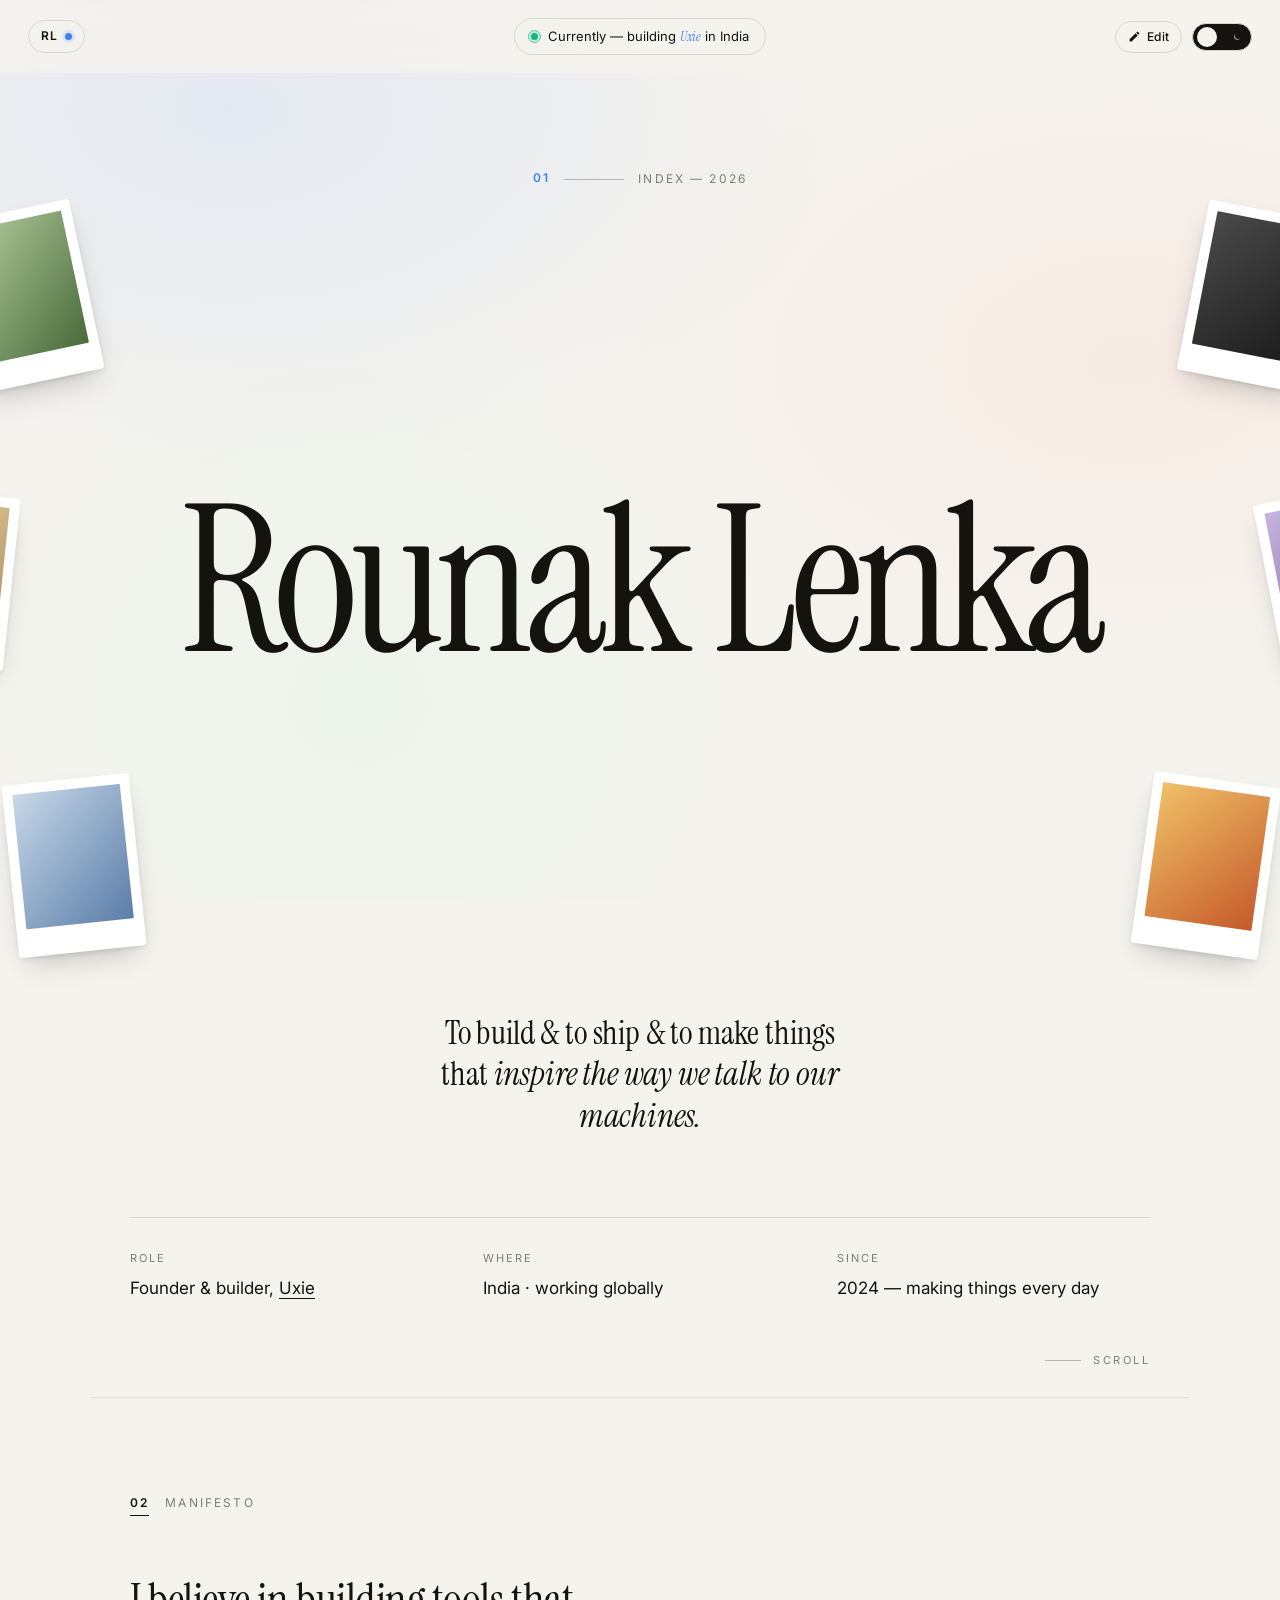
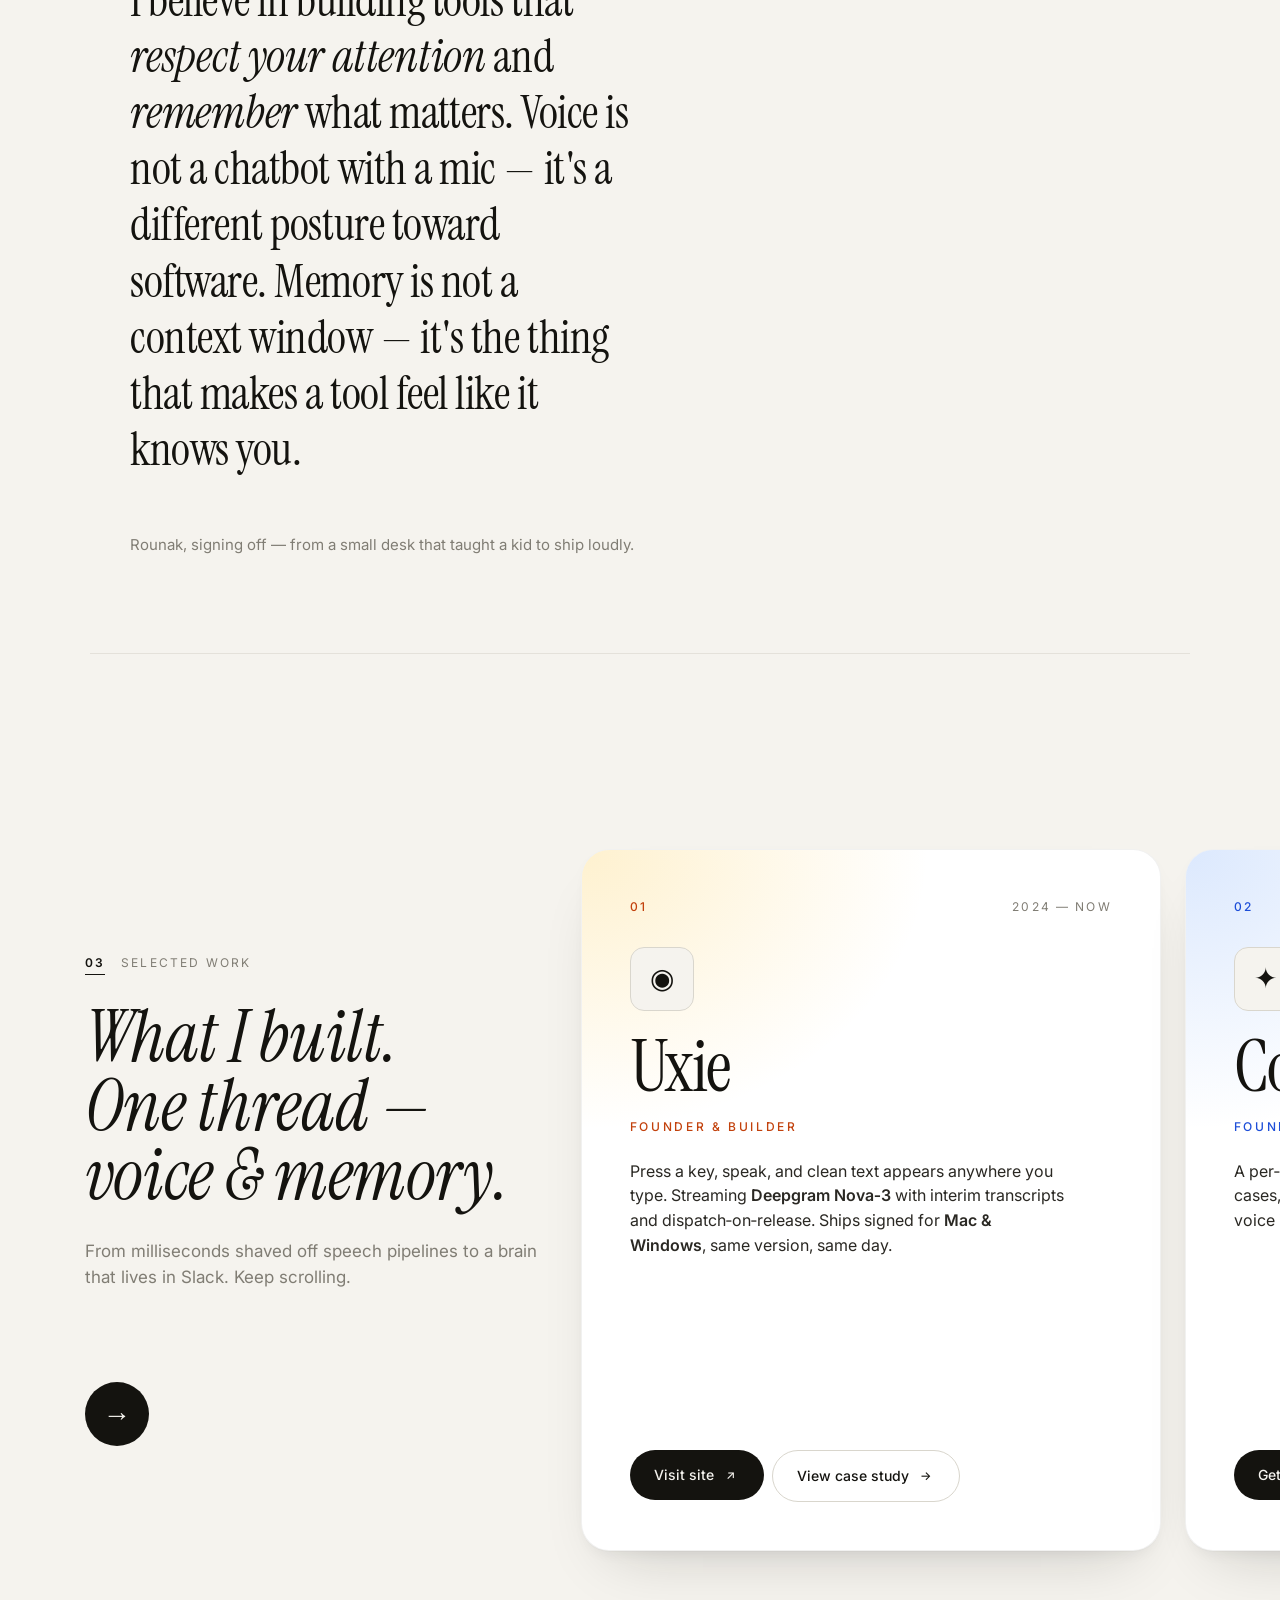
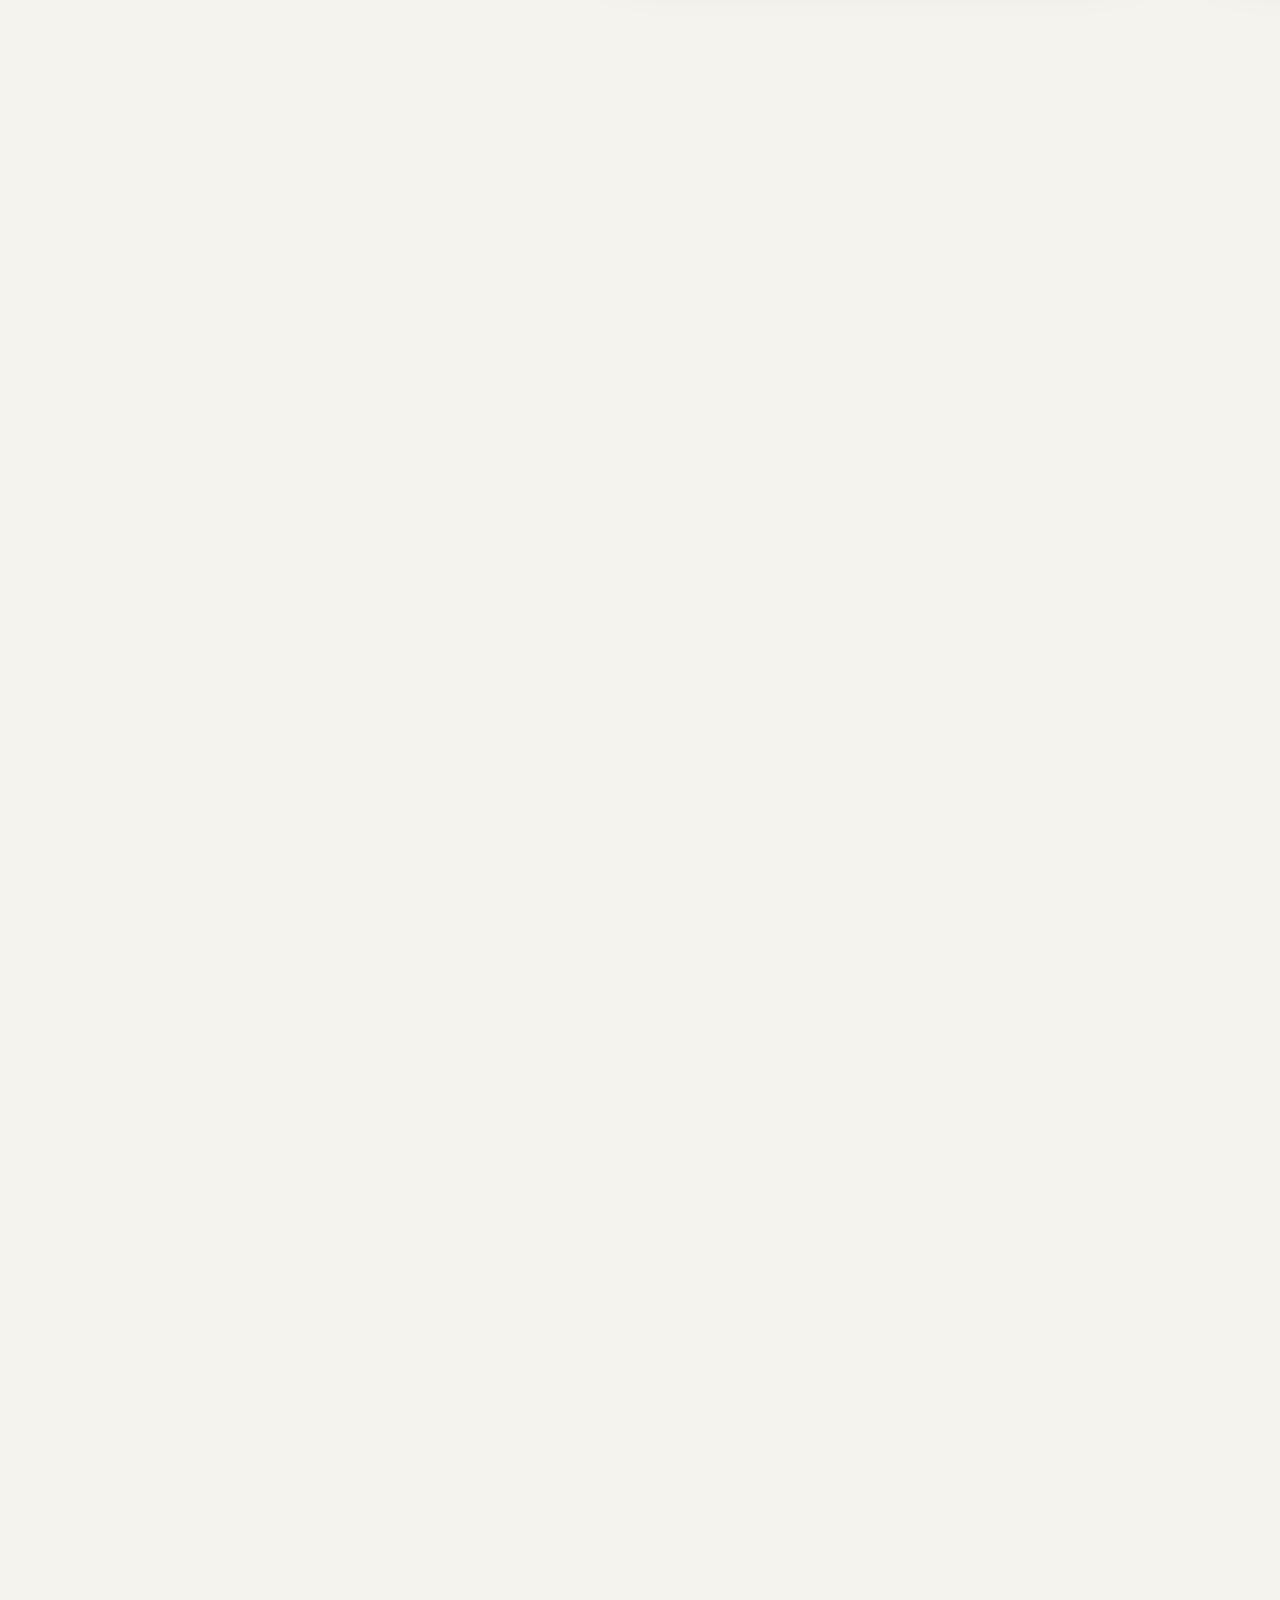
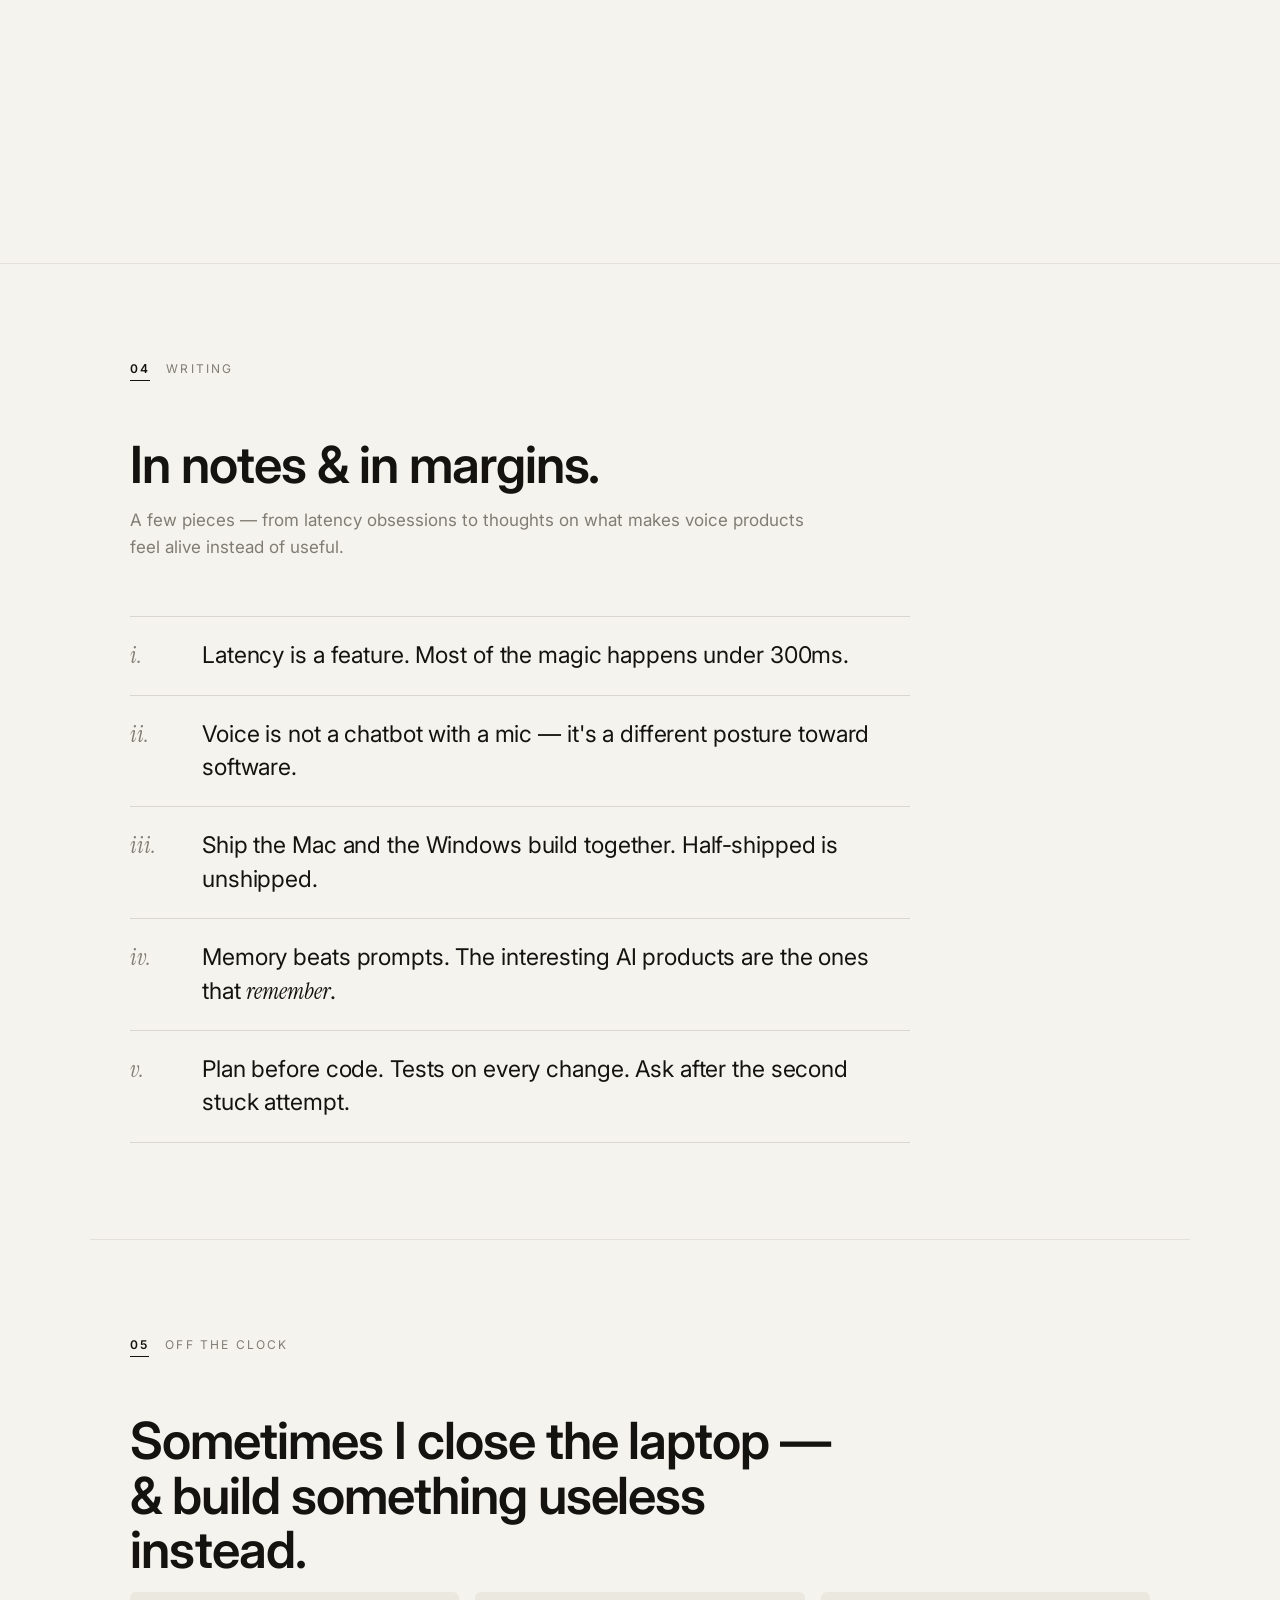
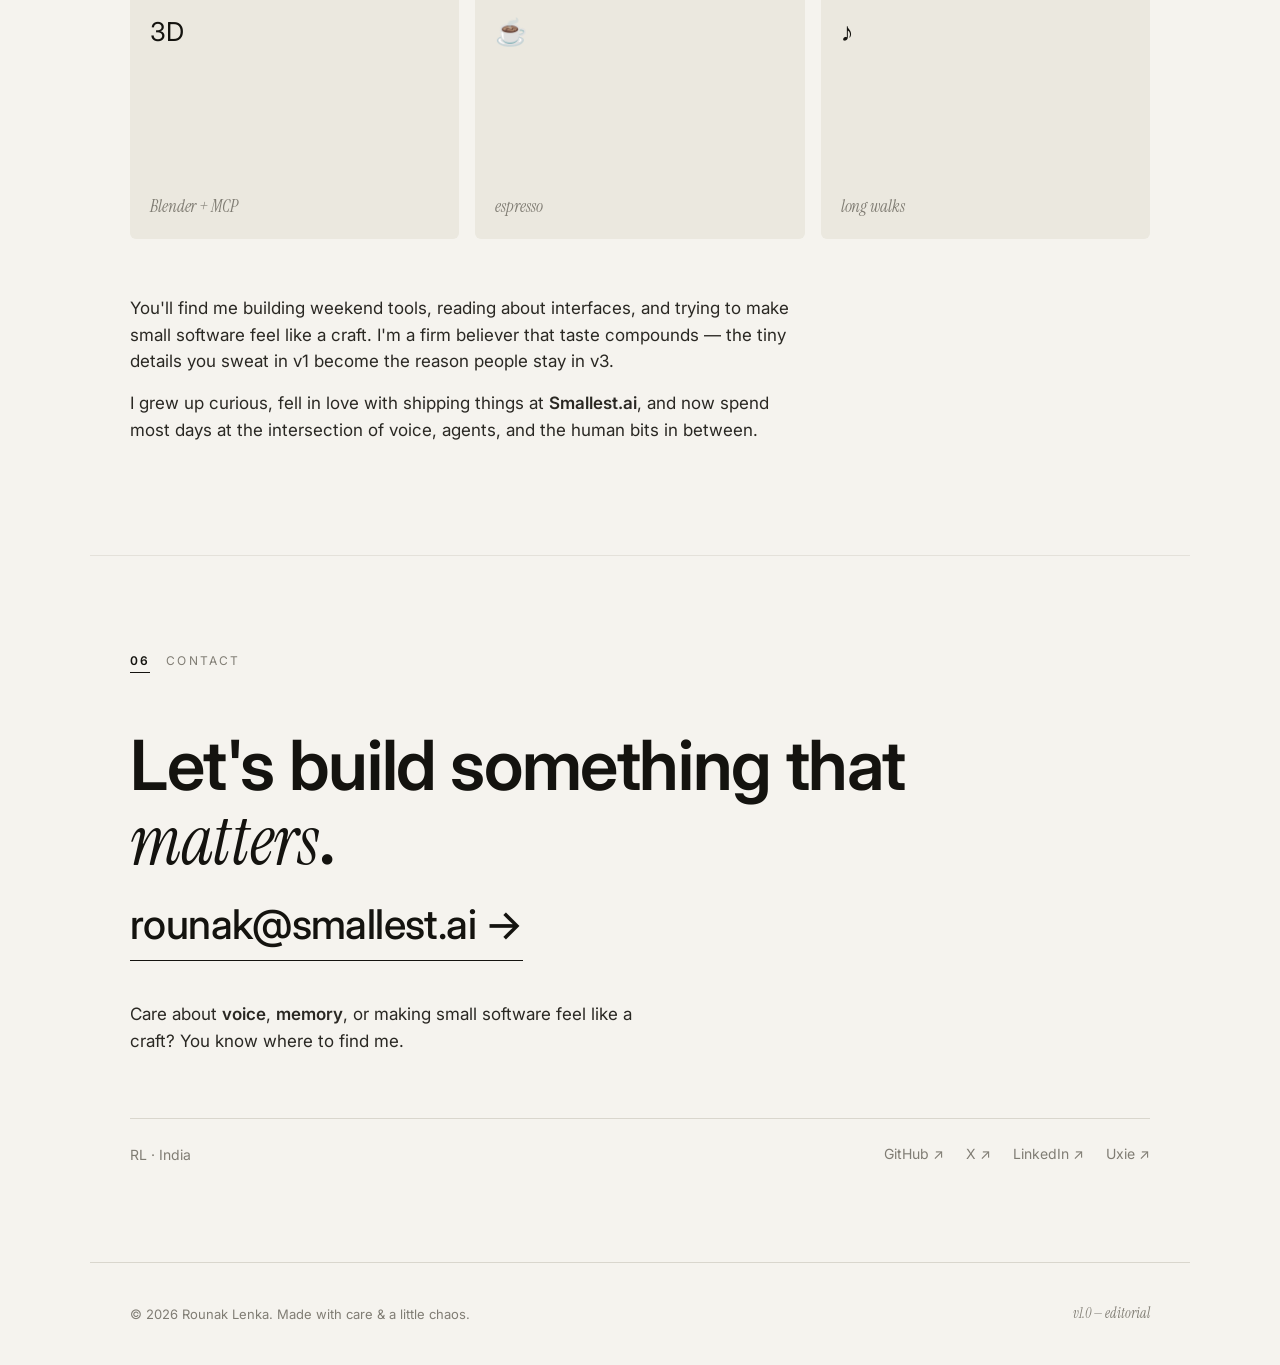
<file: index.html>
<!doctype html>
<html lang="en">
<head>
  <meta charset="utf-8" />
  <meta name="viewport" content="width=device-width, initial-scale=1" />
  <!-- EDIT: page title + description (shown in browser tab & link previews) -->
  <title>Rounak Lenka — Building voice & memory.</title>
  <meta name="description" content="Rounak Lenka — founder & builder. Voice AI, agentic memory, polished consumer software." />
  <link rel="preconnect" href="https://fonts.googleapis.com" />
  <link rel="preconnect" href="https://fonts.gstatic.com" crossorigin />
  <link href="https://fonts.googleapis.com/css2?family=Inter:wght@400;500;600;700&family=Instrument+Serif:ital@0;1&display=swap" rel="stylesheet" />
  <link rel="stylesheet" href="styles.css" />
  <script>
    (function(){
      var saved = localStorage.getItem('theme');
      var sys = window.matchMedia('(prefers-color-scheme: dark)').matches ? 'dark' : 'light';
      document.documentElement.setAttribute('data-theme', saved || sys);
    })();
  </script>
</head>
<body>

<header class="topbar">
  <!-- EDIT: monogram in a pill with a status dot -->
  <a href="#top" class="mark-pill" aria-label="Top">
    <span class="mark-mono">RL</span>
    <span class="mark-dot" aria-hidden="true"></span>
  </a>

  <!-- EDIT: "Currently — ..." status line. Wrap the focus word in <em> to italic-emphasize it. -->
  <div class="topbar-status">
    <span class="status-dot" aria-hidden="true"></span>
    <span class="status-text">Currently — building <em>Uxie</em> in India</span>
  </div>

  <div class="topbar-controls">
    <button id="edit-toggle" class="edit-toggle" aria-label="Toggle edit mode" type="button">
      <svg viewBox="0 0 24 24" width="13" height="13" aria-hidden="true">
        <path d="M3 17.25V21h3.75L17.81 9.94l-3.75-3.75L3 17.25zM20.71 7.04a1 1 0 0 0 0-1.41l-2.34-2.34a1 1 0 0 0-1.41 0l-1.83 1.83 3.75 3.75 1.83-1.83z" fill="currentColor"/>
      </svg>
      <span class="edit-label">Edit</span>
    </button>
    <button id="theme-toggle" class="theme-switch" aria-label="Toggle theme" type="button">
      <span class="theme-track">
        <svg class="theme-glyph theme-glyph-sun" viewBox="0 0 24 24" width="10" height="10" aria-hidden="true">
          <circle cx="12" cy="12" r="4" fill="currentColor"/>
        </svg>
        <svg class="theme-glyph theme-glyph-moon" viewBox="0 0 24 24" width="10" height="10" aria-hidden="true">
          <path d="M20 14.5A8 8 0 1 1 9.5 4a7 7 0 0 0 10.5 10.5z" fill="currentColor"/>
        </svg>
      </span>
      <span class="theme-thumb"></span>
    </button>
  </div>
</header>

<main id="top">

  <!-- ===========================================================
       01 INDEX  — felixlee-style hero with scattered polaroids
       Drop personal photos onto the polaroids via Edit mode →
       camera icon on each .polaroid-img tile.
       =========================================================== -->
  <section class="section section-hero">
    <div class="section-head hero-head">
      <span class="section-no">01</span>
      <span class="section-rule" aria-hidden="true"></span>
      <span class="section-name">Index — 2026</span>
    </div>

    <div class="hero-stage">
      <h1 class="hero-name-big">Rounak Lenka</h1>

      <!-- EDIT: six polaroids. Each .polaroid-img is an image tile —
           click its camera icon in Edit mode to upload a photo. -->
      <div class="polaroids" aria-hidden="true">
        <figure class="polaroid p1"><div class="polaroid-img" data-tone="green"></div></figure>
        <figure class="polaroid p2"><div class="polaroid-img" data-tone="sand"></div></figure>
        <figure class="polaroid p3"><div class="polaroid-img" data-tone="sky"></div></figure>
        <figure class="polaroid p4"><div class="polaroid-img" data-tone="ink"></div></figure>
        <figure class="polaroid p5"><div class="polaroid-img" data-tone="violet"></div></figure>
        <figure class="polaroid p6"><div class="polaroid-img" data-tone="amber"></div></figure>
      </div>
    </div>

    <h2 class="hero-statement">
      To build &amp; to ship &amp; to make things that <em>inspire the way we talk to our machines.</em>
    </h2>

    <div class="hero-meta">
      <div><div class="label">Role</div><div>Founder &amp; builder, <a class="inline" href="https://uxie.ai" target="_blank" rel="noopener">Uxie</a></div></div>
      <div><div class="label">Where</div><div>India · working globally</div></div>
      <div><div class="label">Since</div><div>2024 — making things every day</div></div>
    </div>

    <div class="hero-scroll" aria-hidden="true">
      <span class="hero-scroll-rule"></span>
      <span>SCROLL</span>
    </div>
  </section>

  <!-- ===========================================================
       02 MANIFESTO  — EDIT: your one-paragraph philosophy
       =========================================================== -->
  <section class="section section-manifesto">
    <div class="section-head">
      <span class="section-no">02</span>
      <span class="section-name">Manifesto</span>
    </div>
    <p class="manifesto">
      I believe in building tools that <em>respect your attention</em> and <em>remember</em> what matters. Voice is not a chatbot with a mic — it's a different posture toward software. Memory is not a context window — it's the thing that makes a tool feel like it knows you.
    </p>
    <p class="manifesto-sign">Rounak, signing off — from a small desk that taught a kid to ship loudly.</p>
  </section>

  <!-- ===========================================================
       03 SELECTED WORK  — scroll-pinned horizontal section.
       EDIT: add/remove .work-card blocks. The stage height
       auto-scales to fit however many cards you have.
       =========================================================== -->
  <section class="section section-work no-pad-x" id="section-work">
    <div class="work-stage" id="work-stage">
      <div class="work-sticky">
        <div class="work-row" id="work-row">

          <div class="work-intro">
            <div class="section-head">
              <span class="section-no">03</span>
              <span class="section-name">Selected Work</span>
            </div>
            <h2 class="work-title"><em>What I built.</em><br><em>One thread —<br>voice &amp; memory.</em></h2>
            <p class="section-sub">From milliseconds shaved off speech pipelines to a brain that lives in Slack. Keep scrolling.</p>
            <div class="work-cue" aria-hidden="true">→</div>
          </div>

          <article class="work-card" data-accent="amber">
            <div class="card-meta">
              <span class="card-no">01</span>
              <span class="card-years">2024 — NOW</span>
            </div>
            <div class="card-icon-frame"><span>◉</span></div>
            <h3 class="card-title">Uxie</h3>
            <div class="card-role">FOUNDER &amp; BUILDER</div>
            <p class="card-body">Press a key, speak, and clean text appears anywhere you type. Streaming <strong>Deepgram Nova‑3</strong> with interim transcripts and dispatch‑on‑release. Ships signed for <strong>Mac &amp; Windows</strong>, same version, same day.</p>
            <div class="card-ctas">
              <a class="card-pill" href="https://uxie.ai" target="_blank" rel="noopener">Visit site <span>↗</span></a>
              <a class="card-pill secondary" href="projects/uxie.html">View case study <span>→</span></a>
            </div>
          </article>

          <article class="work-card" data-accent="blue">
            <div class="card-meta">
              <span class="card-no">02</span>
              <span class="card-years">2026 — NOW</span>
            </div>
            <div class="card-icon-frame"><span>✦</span></div>
            <h3 class="card-title">Company Brain</h3>
            <div class="card-role">FOUNDER &amp; BUILDER</div>
            <p class="card-body">A per‑employee brain, native to <strong>Slack</strong>. Six wedge use cases, picked carefully. Local agent in P1, <strong>MCP day one</strong>, voice intentionally left out of v1. Not a chatbot — a brain.</p>
            <div class="card-ctas">
              <a class="card-pill" href="#contact">Get early access <span>↗</span></a>
              <a class="card-pill secondary" href="projects/company-brain.html">View case study <span>→</span></a>
            </div>
          </article>

          <article class="work-card" data-accent="violet">
            <div class="card-meta">
              <span class="card-no">03</span>
              <span class="card-years">2024 — 2026</span>
            </div>
            <div class="card-icon-frame"><span>◐</span></div>
            <h3 class="card-title">Smallest.ai</h3>
            <div class="card-role">REAL‑TIME VOICE INFRA</div>
            <p class="card-body">Worked on the unglamorous plumbing that makes voice agents not feel like a phone tree. <strong>TTS</strong>, <strong>STT</strong>, WebSockets, jitter buffers — cutting milliseconds for production voice at scale.</p>
            <div class="card-ctas">
              <a class="card-pill" href="https://smallest.ai" target="_blank" rel="noopener">Visit site <span>↗</span></a>
              <a class="card-pill secondary" href="projects/smallest.html">View case study <span>→</span></a>
            </div>
          </article>

          <article class="work-card" data-accent="green">
            <div class="card-meta">
              <span class="card-no">04</span>
              <span class="card-years">2025 — NOW</span>
            </div>
            <div class="card-icon-frame"><span>◇</span></div>
            <h3 class="card-title">Side things</h3>
            <div class="card-role">ALWAYS SHIPPING</div>
            <p class="card-body">A SpaceX‑themed voice‑commanded <strong>3D portfolio</strong> with a Blender MCP bridge. Tiny tools that test ideas before they become products. The best ones graduate.</p>
            <div class="card-ctas">
              <span class="card-pill muted">Polaroids only</span>
              <a class="card-pill secondary" href="projects/side-things.html">View case study <span>→</span></a>
            </div>
          </article>

        </div>
      </div>
    </div>
  </section>

  <!-- ===========================================================
       04 WRITING  — EDIT: short beliefs / notes
       =========================================================== -->
  <section class="section section-writing">
    <div class="section-head">
      <span class="section-no">04</span>
      <span class="section-name">Writing</span>
    </div>
    <h2 class="section-title">In notes &amp; in margins.</h2>
    <p class="section-sub">A few pieces — from latency obsessions to thoughts on what makes voice products feel alive instead of useful.</p>

    <ul class="writing">
      <li><span class="writing-num">i.</span><span class="writing-body">Latency is a feature. Most of the magic happens under 300ms.</span></li>
      <li><span class="writing-num">ii.</span><span class="writing-body">Voice is not a chatbot with a mic — it's a different posture toward software.</span></li>
      <li><span class="writing-num">iii.</span><span class="writing-body">Ship the Mac and the Windows build together. Half‑shipped is unshipped.</span></li>
      <li><span class="writing-num">iv.</span><span class="writing-body">Memory beats prompts. The interesting AI products are the ones that <em>remember</em>.</span></li>
      <li><span class="writing-num">v.</span><span class="writing-body">Plan before code. Tests on every change. Ask after the second stuck attempt.</span></li>
    </ul>
  </section>

  <!-- ===========================================================
       05 OFF THE CLOCK  — EDIT: 3 tiles (image or emoji + caption)
       Replace <span>EMOJI</span> with <img src="images/foo.jpg" alt="">
       =========================================================== -->
  <section class="section section-off">
    <div class="section-head">
      <span class="section-no">05</span>
      <span class="section-name">Off the Clock</span>
    </div>
    <h2 class="section-title">Sometimes I close the laptop — &amp; build something useless instead.</h2>

    <div class="off-grid">
      <div class="off-card"><span>3D</span><em>Blender + MCP</em></div>
      <div class="off-card"><span>☕</span><em>espresso</em></div>
      <div class="off-card"><span>♪</span><em>long walks</em></div>
    </div>

    <p class="off-body">You'll find me building weekend tools, reading about interfaces, and trying to make small software feel like a craft. I'm a firm believer that taste compounds — the tiny details you sweat in v1 become the reason people stay in v3.</p>
    <p class="off-body">I grew up curious, fell in love with shipping things at <strong>Smallest.ai</strong>, and now spend most days at the intersection of voice, agents, and the human bits in between.</p>
  </section>

  <!-- ===========================================================
       06 CONTACT  — EDIT: email + social links
       =========================================================== -->
  <section id="contact" class="section section-contact">
    <div class="section-head">
      <span class="section-no">06</span>
      <span class="section-name">Contact</span>
    </div>
    <h2 class="section-title big">Let's build something that <em>matters</em>.</h2>

    <a class="contact-email" href="mailto:rounak@smallest.ai">rounak@smallest.ai →</a>

    <p class="contact-body">Care about <strong>voice</strong>, <strong>memory</strong>, or making small software feel like a craft? You know where to find me.</p>

    <div class="contact-foot">
      <span>RL · India</span>
      <span class="contact-socials">
        <a href="https://github.com/Ronda1723" target="_blank" rel="noopener">GitHub ↗</a>
        <a href="https://x.com/" target="_blank" rel="noopener">X ↗</a>
        <a href="https://www.linkedin.com/" target="_blank" rel="noopener">LinkedIn ↗</a>
        <a href="https://uxie.ai" target="_blank" rel="noopener">Uxie ↗</a>
      </span>
    </div>
  </section>

</main>

<!-- Edit-mode toolbar (only visible when editing) -->
<div class="edit-bar" id="edit-bar" aria-hidden="true">
  <div class="edit-bar-inner">
    <span class="edit-status" id="edit-status">Editing — changes saved locally</span>
    <div class="edit-controls">
      <label class="edit-slider" title="Section spacing">
        <span class="edit-slider-label">Spacing</span>
        <input type="range" id="edit-pad" min="32" max="200" step="4" value="96">
        <span class="edit-slider-val" id="edit-pad-val">96</span>
      </label>
    </div>
    <div class="edit-actions">
      <button class="edit-btn" id="edit-add-image" type="button">＋ Add image to tile</button>
      <button class="edit-btn" id="edit-reset" type="button">Reset</button>
      <button class="edit-btn primary" id="edit-save" type="button">↓ Save HTML</button>
    </div>
  </div>
</div>

<input type="file" id="edit-file" accept="image/*" hidden>

<footer class="footer">
  <!-- EDIT: footer line + version tag -->
  <div>© 2026 Rounak Lenka. Made with care &amp; a little chaos.</div>
  <div class="ver">v1.0 — editorial</div>
</footer>

<script>
  // ----------------------------------------------------------
  // 1) Restore saved edits BEFORE anything else observes the DOM.
  //    This avoids a stale-reference bug where the IntersectionObserver
  //    held onto the original section elements; after innerHTML was
  //    replaced, the new elements were never observed and stayed at
  //    opacity:0 (rendering as "blank below the manifesto").
  // ----------------------------------------------------------
  (function(){
    try {
      var KEY = 'portfolio:body-html:v1';
      var saved = localStorage.getItem(KEY);
      if (saved) {
        // Structural guard: if saved HTML predates the current markup
        // (no #work-stage), discard it so the fresh source renders.
        // Edits to other sections in that old save are lost — but the
        // alternative is invisible cards / broken layout.
        // Require markers for the *current* hero + work markup. Either
        // missing → it's a pre-redesign save, drop it.
        if (saved.indexOf('id="work-stage"') !== -1 &&
            saved.indexOf('class="polaroids"') !== -1) {
          document.querySelector('main').innerHTML = saved;
          var removed = document.querySelector('main .section-recog');
          if (removed) removed.remove();
        } else {
          localStorage.removeItem(KEY);
        }
      }
      var pad = localStorage.getItem('portfolio:section-pad:v1');
      if (pad) document.documentElement.style.setProperty('--section-pad', pad + 'px');
    } catch(e){}
  })();

  // Theme toggle
  (function(){
    var btn = document.getElementById('theme-toggle');
    btn.addEventListener('click', function(){
      var cur = document.documentElement.getAttribute('data-theme') || 'light';
      var next = cur === 'dark' ? 'light' : 'dark';
      document.documentElement.setAttribute('data-theme', next);
      localStorage.setItem('theme', next);
    });
  })();

  // Section fade-in
  var io = new IntersectionObserver(function(entries){
    entries.forEach(function(e){
      if (e.isIntersecting){ e.target.classList.add('in'); io.unobserve(e.target); }
    });
  }, { threshold: 0.08 });
  document.querySelectorAll('.section').forEach(function(el){ io.observe(el); });

  // Safety net: any section still hidden after 1.2s gets force-revealed.
  // Prevents stuck content if the observer ever holds a stale reference.
  setTimeout(function(){
    document.querySelectorAll('.section:not(.in)').forEach(function(el){
      el.classList.add('in');
    });
  }, 1200);

  // ----------------------------------------------------------
  // Selected Work — scroll-pinned horizontal translate.
  // Page scrolls vertically; the row translates horizontally
  // by the same number of pixels as the row's overflow width.
  // Stage height = overflow distance + viewport height so the
  // sticky element finishes pinning exactly when the row finishes
  // translating.
  // ----------------------------------------------------------
  (function(){
    var stage = document.getElementById('work-stage');
    var row   = document.getElementById('work-row');
    if (!stage || !row) return;

    var distance = 0; // px the row needs to translate left
    var rafId = 0;

    function measure(){
      // Skip when laid out flat (edit mode or mobile)
      if (document.body.classList.contains('editing') || window.innerWidth <= 820){
        stage.style.height = '';
        row.style.transform = '';
        distance = 0;
        return;
      }
      var rowWidth = row.scrollWidth;
      var vw       = window.innerWidth;
      // Only translate as much as needed to bring the last card flush
      // to the right edge (with some visual breathing room).
      distance = Math.max(0, rowWidth - vw + 24);
      // Stage height controls how much vertical scroll is "spent"
      // on the horizontal motion. 1:1 ratio + 100vh sticky window.
      stage.style.height = (window.innerHeight + distance) + 'px';
      update();
    }

    function update(){
      if (!distance) return;
      var rect = stage.getBoundingClientRect();
      var p = -rect.top / distance;
      if (p < 0) p = 0;
      if (p > 1) p = 1;
      row.style.transform = 'translate3d(' + (-p * distance) + 'px, 0, 0)';
    }

    function onScroll(){
      if (rafId) return;
      rafId = requestAnimationFrame(function(){
        rafId = 0;
        update();
      });
    }

    window.addEventListener('scroll', onScroll, { passive: true });
    window.addEventListener('resize', measure);
    // Re-measure on font load (Instrument Serif is big — width changes
    // when the webfont swaps in).
    if (document.fonts && document.fonts.ready) {
      document.fonts.ready.then(measure);
    }
    measure();

    // Re-measure when edit mode flips the layout
    var mo = new MutationObserver(function(){ measure(); });
    mo.observe(document.body, { attributes: true, attributeFilter: ['class'] });
  })();

  // ============================================================
  // Edit mode — in-place WYSIWYG (text + images)
  // ============================================================
  (function(){
    var EDITABLES = [
      '.mark-mono', '.status-text',
      '.section-name', '.section-no',
      '.hero-name-big', '.hero-statement', '.polaroid-cap',
      '.hero-meta .label', '.hero-meta div > div:nth-child(2)',
      '.manifesto', '.manifesto-sign',
      '.section-title', '.section-sub',
      '.card-title', '.card-role', '.card-body', '.card-pill', '.card-no', '.card-years',
      '.work-title',
      '.writing-body', '.writing-num',
      '.off-card em', '.off-card span', '.off-body',
      '.contact-email', '.contact-body',
      '.contact-foot > span:first-child',
      '.contact-socials a',
      '.footer > div'
    ].join(',');

    var IMAGE_TILES = '.polaroid-img, .off-card, .work-card .card-icon-frame, .work-card .card-media';
    var STORAGE_KEY = 'portfolio:body-html:v1';
    var PAD_KEY     = 'portfolio:section-pad:v1';
    var TILE_TARGET = null;

    var editToggle = document.getElementById('edit-toggle');
    var editBar    = document.getElementById('edit-bar');
    var editStatus = document.getElementById('edit-status');
    var btnSave    = document.getElementById('edit-save');
    var btnReset   = document.getElementById('edit-reset');
    var btnAddImg  = document.getElementById('edit-add-image');
    var fileInput  = document.getElementById('edit-file');
    var padInput   = document.getElementById('edit-pad');
    var padVal     = document.getElementById('edit-pad-val');

    // Restore section padding on load
    try {
      var savedPad = localStorage.getItem(PAD_KEY);
      if (savedPad) {
        document.documentElement.style.setProperty('--section-pad', savedPad + 'px');
        padInput.value = savedPad;
        padVal.textContent = savedPad;
      }
    } catch(e){}

    padInput.addEventListener('input', function(){
      var v = padInput.value;
      document.documentElement.style.setProperty('--section-pad', v + 'px');
      padVal.textContent = v;
      try { localStorage.setItem(PAD_KEY, v); } catch(e){}
      editStatus.textContent = 'Spacing — ' + v + 'px (saved locally)';
    });

    // (Restore already handled by the early script above with a
    // structural guard. No-op here — kept as a comment so the
    // sequencing intent is documented.)

    function setEditing(on){
      document.body.classList.toggle('editing', on);
      editBar.setAttribute('aria-hidden', on ? 'false' : 'true');
      editToggle.classList.toggle('on', on);
      editToggle.querySelector('.edit-label').textContent = on ? 'Done' : 'Edit';
      document.querySelectorAll(EDITABLES).forEach(function(el){
        el.contentEditable = on ? 'true' : 'false';
        if (on) el.spellcheck = false;
      });
      decorateTiles(on);
    }

    function decorateTiles(on){
      document.querySelectorAll(IMAGE_TILES).forEach(function(tile){
        var existing = tile.querySelector(':scope > .tile-camera');
        if (on && !existing){
          var btn = document.createElement('button');
          btn.className = 'tile-camera';
          btn.type = 'button';
          btn.setAttribute('aria-label', 'Add or replace image');
          btn.innerHTML = '<svg viewBox="0 0 24 24" width="14" height="14"><path d="M9 3l-1.5 2H4a2 2 0 0 0-2 2v11a2 2 0 0 0 2 2h16a2 2 0 0 0 2-2V7a2 2 0 0 0-2-2h-3.5L15 3H9zm3 5a5 5 0 1 1 0 10 5 5 0 0 1 0-10zm0 2a3 3 0 1 0 0 6 3 3 0 0 0 0-6z" fill="currentColor"/></svg>';
          btn.addEventListener('click', function(ev){
            ev.preventDefault(); ev.stopPropagation();
            TILE_TARGET = tile;
            fileInput.click();
          });
          tile.appendChild(btn);
        } else if (!on && existing){
          existing.remove();
        }
      });
    }

    function persist(){
      try {
        localStorage.setItem(STORAGE_KEY, document.querySelector('main').innerHTML);
        editStatus.textContent = 'Editing — changes saved locally';
      } catch(e){
        editStatus.textContent = 'Editing — local storage full';
      }
    }

    document.addEventListener('input', function(e){
      if (!document.body.classList.contains('editing')) return;
      if (e.target.closest(EDITABLES)) persist();
    });

    editToggle.addEventListener('click', function(){
      setEditing(!document.body.classList.contains('editing'));
    });

    btnSave.addEventListener('click', function(){
      // Strip edit-only artifacts and reset contenteditable before serializing
      var clone = document.documentElement.cloneNode(true);
      clone.querySelectorAll('[contenteditable]').forEach(function(el){ el.removeAttribute('contenteditable'); el.removeAttribute('spellcheck'); });
      clone.querySelectorAll('.tile-camera').forEach(function(el){ el.remove(); });
      clone.classList.remove('editing');
      var bodyEl = clone.querySelector('body');
      if (bodyEl) bodyEl.classList.remove('editing');
      var html = '<!doctype html>\n' + clone.outerHTML;
      var blob = new Blob([html], {type: 'text/html'});
      var url = URL.createObjectURL(blob);
      var a = document.createElement('a');
      a.href = url; a.download = 'index.html';
      document.body.appendChild(a); a.click(); a.remove();
      URL.revokeObjectURL(url);
      editStatus.textContent = 'Downloaded index.html — replace the file in your repo to publish';
    });

    btnReset.addEventListener('click', function(){
      if (!confirm('Discard all local edits and reload the original?')) return;
      try { localStorage.removeItem(STORAGE_KEY); } catch(e){}
      location.reload();
    });

    btnAddImg.addEventListener('click', function(){
      var sel = document.querySelector(IMAGE_TILES + ':focus, ' + IMAGE_TILES + ':hover');
      TILE_TARGET = sel || document.querySelector('.cell');
      fileInput.click();
    });

    fileInput.addEventListener('change', function(){
      var f = fileInput.files && fileInput.files[0];
      if (!f || !TILE_TARGET) return;
      var reader = new FileReader();
      reader.onload = function(){
        var dataUrl = reader.result;
        applyImageToTile(TILE_TARGET, dataUrl, f.name);
        persist();
        TILE_TARGET = null;
        fileInput.value = '';
      };
      reader.readAsDataURL(f);
    });

    function applyImageToTile(tile, dataUrl, name){
      // Icon-frame on a work-card → upgrade to card-media slot
      if (tile.classList.contains('card-icon-frame') || tile.classList.contains('card-icon')){
        var media = document.createElement('div');
        media.className = 'card-media';
        var img = document.createElement('img');
        img.src = dataUrl; img.alt = name || '';
        media.appendChild(img);
        tile.replaceWith(media);
        decorateTiles(true);
        return;
      }
      // card-media, cell, off-card → replace any existing <img>, else append
      var existing = tile.querySelector(':scope > img');
      if (existing) {
        existing.src = dataUrl;
        existing.alt = name || '';
      } else {
        var img2 = document.createElement('img');
        img2.src = dataUrl; img2.alt = name || '';
        tile.appendChild(img2);
      }
    }
  })();
</script>

</body>
</html>
</file>
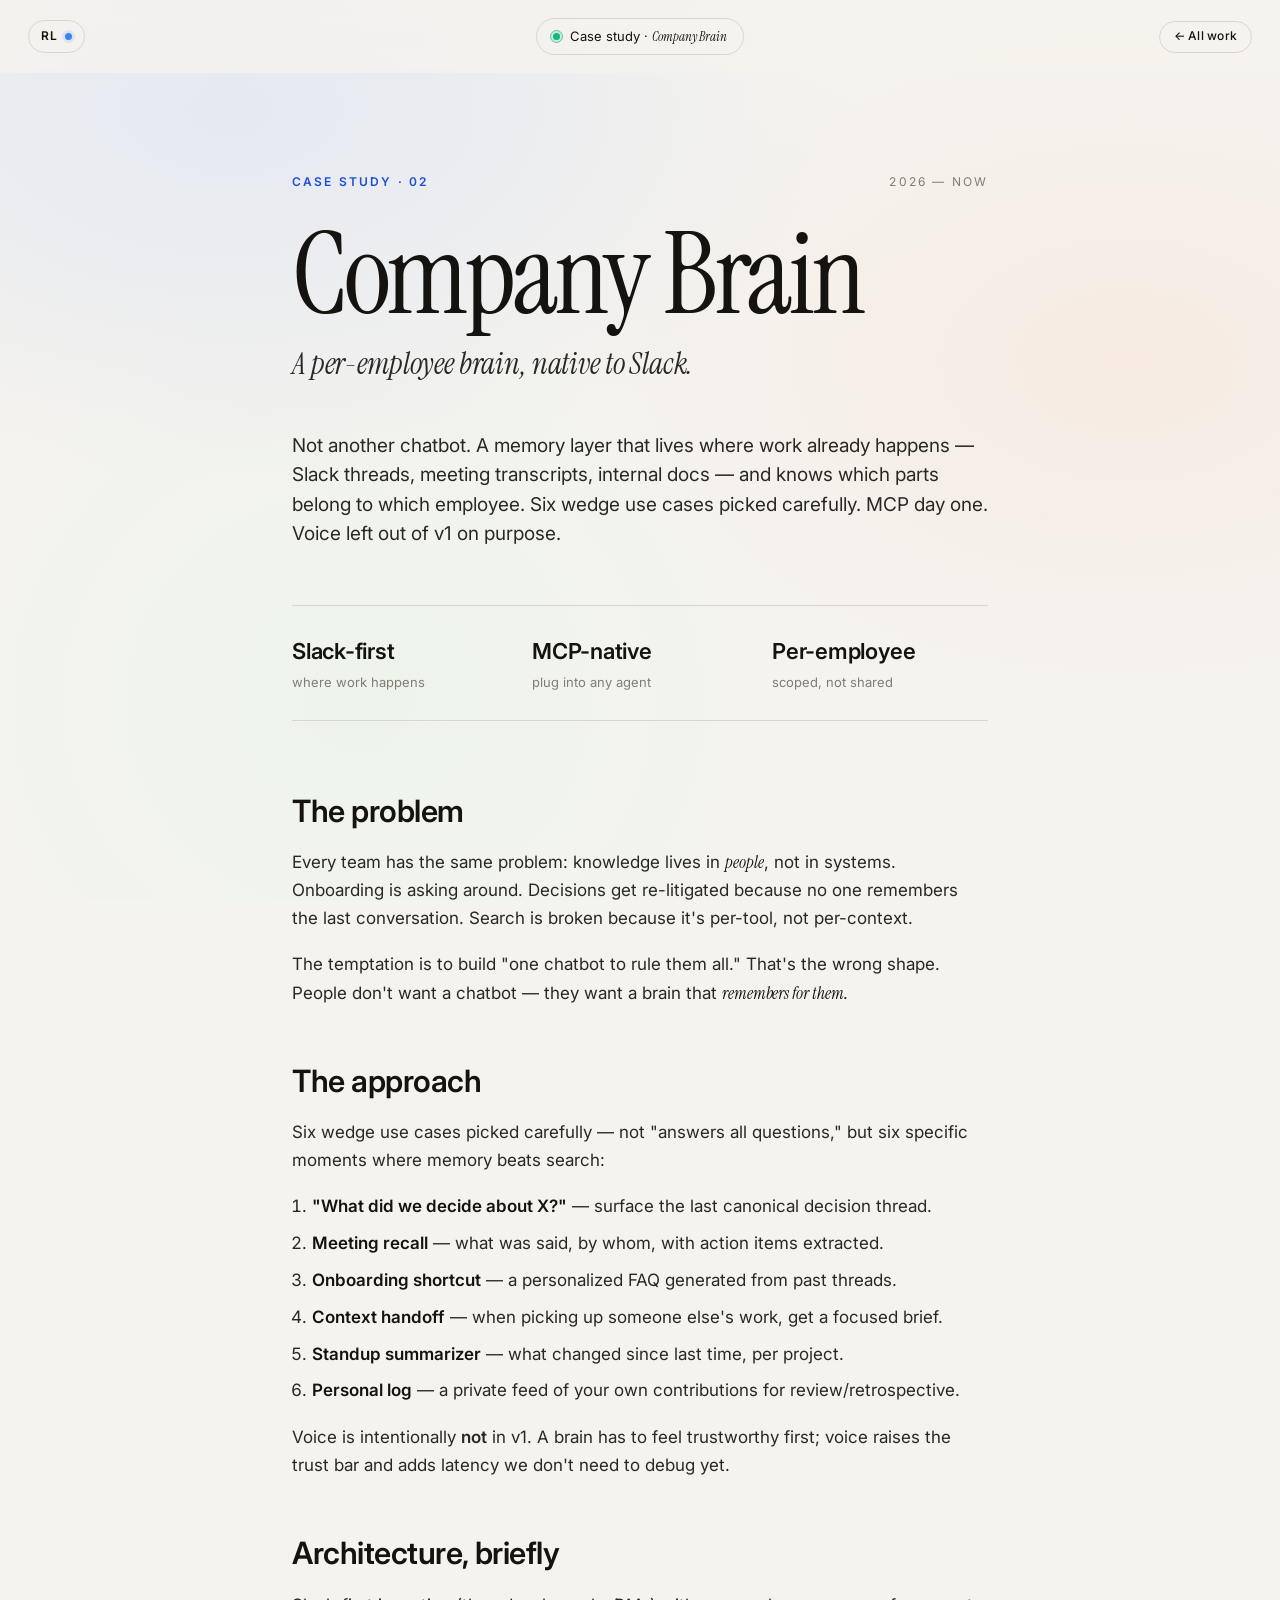
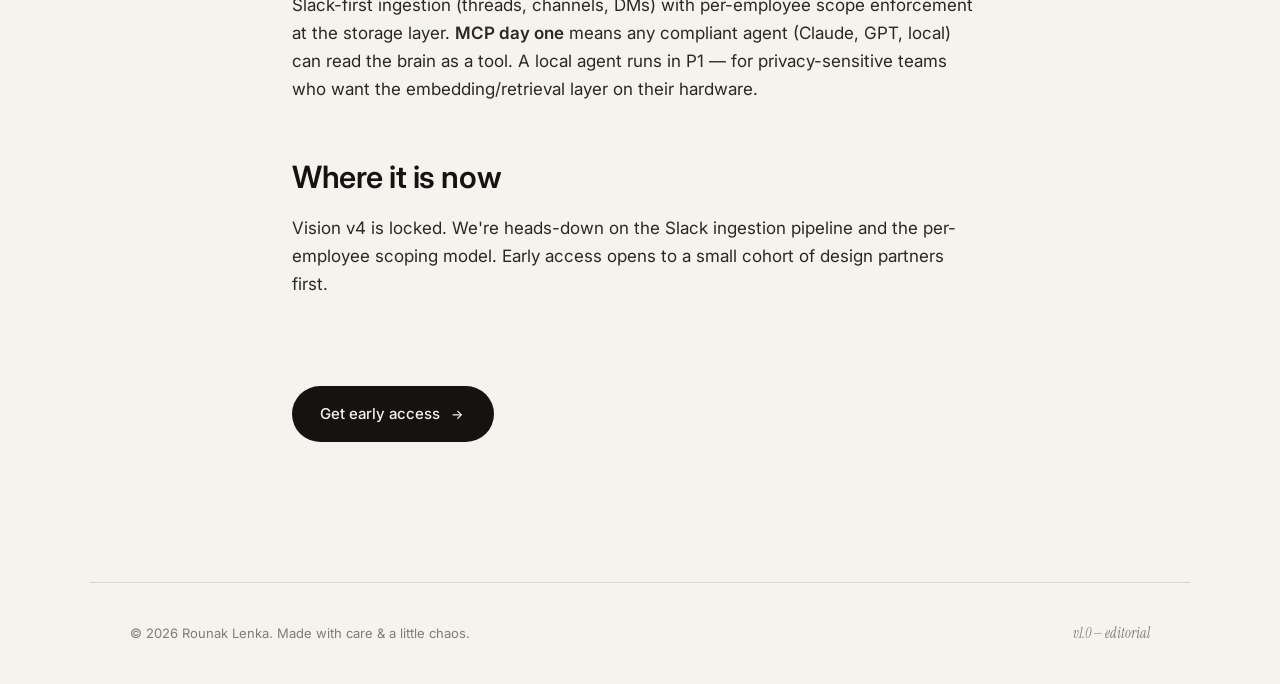
<file: projects/company-brain.html>
<!doctype html>
<html lang="en">
<head>
  <meta charset="utf-8" />
  <meta name="viewport" content="width=device-width, initial-scale=1" />
  <title>Company Brain — Case study · Rounak Lenka</title>
  <meta name="description" content="Case study — Company Brain: a per-employee brain, native to Slack." />
  <link rel="preconnect" href="https://fonts.googleapis.com" />
  <link rel="preconnect" href="https://fonts.gstatic.com" crossorigin />
  <link href="https://fonts.googleapis.com/css2?family=Inter:wght@400;500;600;700&family=Instrument+Serif:ital@0;1&display=swap" rel="stylesheet" />
  <link rel="stylesheet" href="../styles.css" />
  <script>
    (function(){
      var saved = localStorage.getItem('theme');
      var sys = window.matchMedia('(prefers-color-scheme: dark)').matches ? 'dark' : 'light';
      document.documentElement.setAttribute('data-theme', saved || sys);
    })();
  </script>
</head>
<body class="case-page">

<header class="topbar case-topbar">
  <a href="../" class="mark-pill"><span class="mark-mono">RL</span><span class="mark-dot"></span></a>
  <div class="topbar-status">
    <span class="status-dot"></span>
    <span>Case study · <em>Company Brain</em></span>
  </div>
  <div class="topbar-controls">
    <a href="../" class="case-back-pill">← All work</a>
  </div>
</header>

<main class="case-study">

  <div class="case-meta">
    <span class="case-tag" data-accent="blue">CASE STUDY · 02</span>
    <span class="case-year">2026 — NOW</span>
  </div>

  <h1 class="case-title">Company Brain</h1>
  <p class="case-tagline"><em>A per-employee brain, native to Slack.</em></p>

  <p class="case-summary">Not another chatbot. A memory layer that lives where work already happens — Slack threads, meeting transcripts, internal docs — and knows which parts belong to which employee. Six wedge use cases picked carefully. MCP day one. Voice left out of v1 on purpose.</p>

  <div class="case-stats">
    <div><strong>Slack-first</strong><span>where work happens</span></div>
    <div><strong>MCP-native</strong><span>plug into any agent</span></div>
    <div><strong>Per-employee</strong><span>scoped, not shared</span></div>
  </div>

  <section class="case-section">
    <h2>The problem</h2>
    <p>Every team has the same problem: knowledge lives in <em>people</em>, not in systems. Onboarding is asking around. Decisions get re-litigated because no one remembers the last conversation. Search is broken because it's per-tool, not per-context.</p>
    <p>The temptation is to build "one chatbot to rule them all." That's the wrong shape. People don't want a chatbot — they want a brain that <em>remembers for them</em>.</p>
  </section>

  <section class="case-section">
    <h2>The approach</h2>
    <p>Six wedge use cases picked carefully — not "answers all questions," but six specific moments where memory beats search:</p>
    <ol class="case-list">
      <li><strong>"What did we decide about X?"</strong> — surface the last canonical decision thread.</li>
      <li><strong>Meeting recall</strong> — what was said, by whom, with action items extracted.</li>
      <li><strong>Onboarding shortcut</strong> — a personalized FAQ generated from past threads.</li>
      <li><strong>Context handoff</strong> — when picking up someone else's work, get a focused brief.</li>
      <li><strong>Standup summarizer</strong> — what changed since last time, per project.</li>
      <li><strong>Personal log</strong> — a private feed of your own contributions for review/retrospective.</li>
    </ol>
    <p>Voice is intentionally <strong>not</strong> in v1. A brain has to feel trustworthy first; voice raises the trust bar and adds latency we don't need to debug yet.</p>
  </section>

  <section class="case-section">
    <h2>Architecture, briefly</h2>
    <p>Slack-first ingestion (threads, channels, DMs) with per-employee scope enforcement at the storage layer. <strong>MCP day one</strong> means any compliant agent (Claude, GPT, local) can read the brain as a tool. A local agent runs in P1 — for privacy-sensitive teams who want the embedding/retrieval layer on their hardware.</p>
  </section>

  <section class="case-section">
    <h2>Where it is now</h2>
    <p>Vision v4 is locked. We're heads-down on the Slack ingestion pipeline and the per-employee scoping model. Early access opens to a small cohort of design partners first.</p>
  </section>

  <a class="case-cta" href="../#contact">Get early access <span>→</span></a>

</main>

<footer class="footer">
  <div>© 2026 Rounak Lenka. Made with care &amp; a little chaos.</div>
  <div class="ver">v1.0 — editorial</div>
</footer>

</body>
</html>
</file>
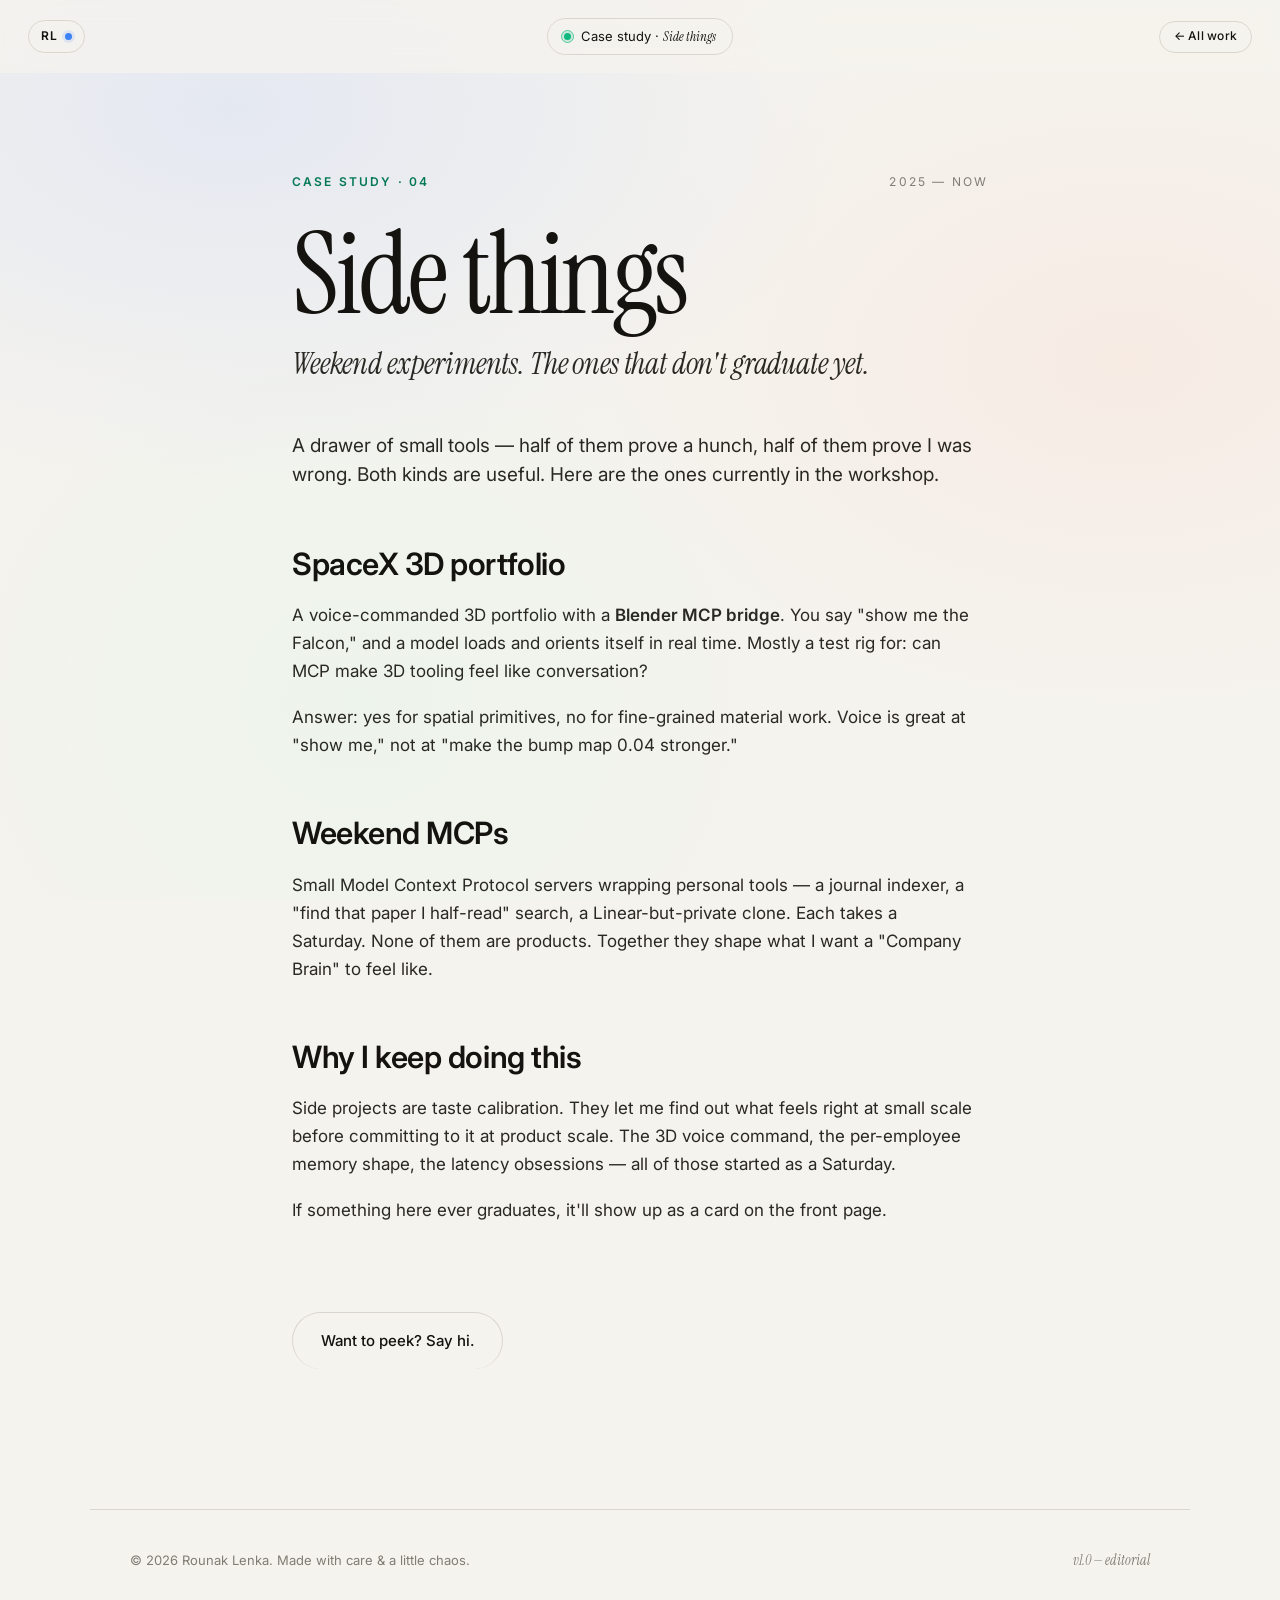
<file: projects/side-things.html>
<!doctype html>
<html lang="en">
<head>
  <meta charset="utf-8" />
  <meta name="viewport" content="width=device-width, initial-scale=1" />
  <title>Side things — Case study · Rounak Lenka</title>
  <meta name="description" content="Case study — weekend experiments, 3D portfolios, MCP bridges." />
  <link rel="preconnect" href="https://fonts.googleapis.com" />
  <link rel="preconnect" href="https://fonts.gstatic.com" crossorigin />
  <link href="https://fonts.googleapis.com/css2?family=Inter:wght@400;500;600;700&family=Instrument+Serif:ital@0;1&display=swap" rel="stylesheet" />
  <link rel="stylesheet" href="../styles.css" />
  <script>
    (function(){
      var saved = localStorage.getItem('theme');
      var sys = window.matchMedia('(prefers-color-scheme: dark)').matches ? 'dark' : 'light';
      document.documentElement.setAttribute('data-theme', saved || sys);
    })();
  </script>
</head>
<body class="case-page">

<header class="topbar case-topbar">
  <a href="../" class="mark-pill"><span class="mark-mono">RL</span><span class="mark-dot"></span></a>
  <div class="topbar-status">
    <span class="status-dot"></span>
    <span>Case study · <em>Side things</em></span>
  </div>
  <div class="topbar-controls">
    <a href="../" class="case-back-pill">← All work</a>
  </div>
</header>

<main class="case-study">

  <div class="case-meta">
    <span class="case-tag" data-accent="green">CASE STUDY · 04</span>
    <span class="case-year">2025 — NOW</span>
  </div>

  <h1 class="case-title">Side things</h1>
  <p class="case-tagline"><em>Weekend experiments. The ones that don't graduate yet.</em></p>

  <p class="case-summary">A drawer of small tools — half of them prove a hunch, half of them prove I was wrong. Both kinds are useful. Here are the ones currently in the workshop.</p>

  <section class="case-section">
    <h2>SpaceX 3D portfolio</h2>
    <p>A voice-commanded 3D portfolio with a <strong>Blender MCP bridge</strong>. You say "show me the Falcon," and a model loads and orients itself in real time. Mostly a test rig for: can MCP make 3D tooling feel like conversation?</p>
    <p>Answer: yes for spatial primitives, no for fine-grained material work. Voice is great at "show me," not at "make the bump map 0.04 stronger."</p>
  </section>

  <section class="case-section">
    <h2>Weekend MCPs</h2>
    <p>Small Model Context Protocol servers wrapping personal tools — a journal indexer, a "find that paper I half-read" search, a Linear-but-private clone. Each takes a Saturday. None of them are products. Together they shape what I want a "Company Brain" to feel like.</p>
  </section>

  <section class="case-section">
    <h2>Why I keep doing this</h2>
    <p>Side projects are taste calibration. They let me find out what feels right at small scale before committing to it at product scale. The 3D voice command, the per-employee memory shape, the latency obsessions — all of those started as a Saturday.</p>
    <p>If something here ever graduates, it'll show up as a card on the front page.</p>
  </section>

  <a class="case-cta muted" href="../#contact">Want to peek? Say hi.</a>

</main>

<footer class="footer">
  <div>© 2026 Rounak Lenka. Made with care &amp; a little chaos.</div>
  <div class="ver">v1.0 — editorial</div>
</footer>

</body>
</html>
</file>
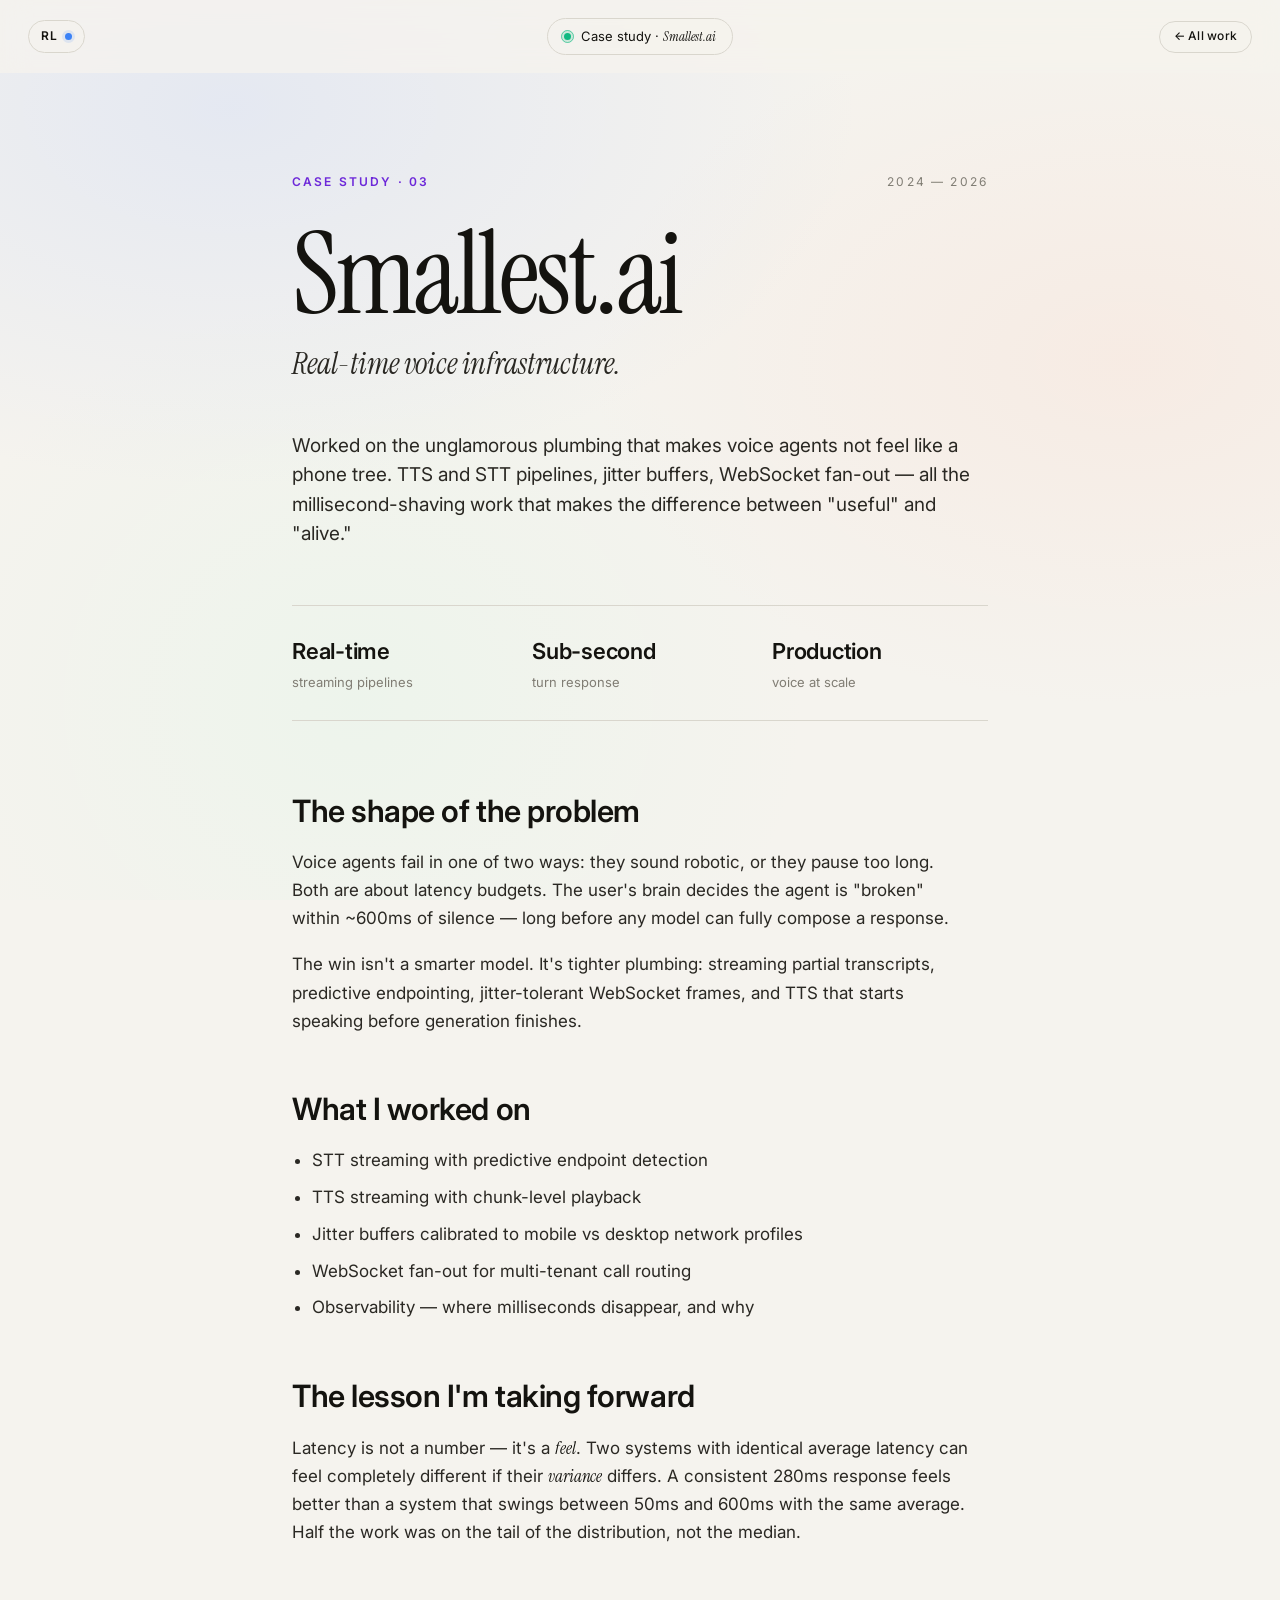
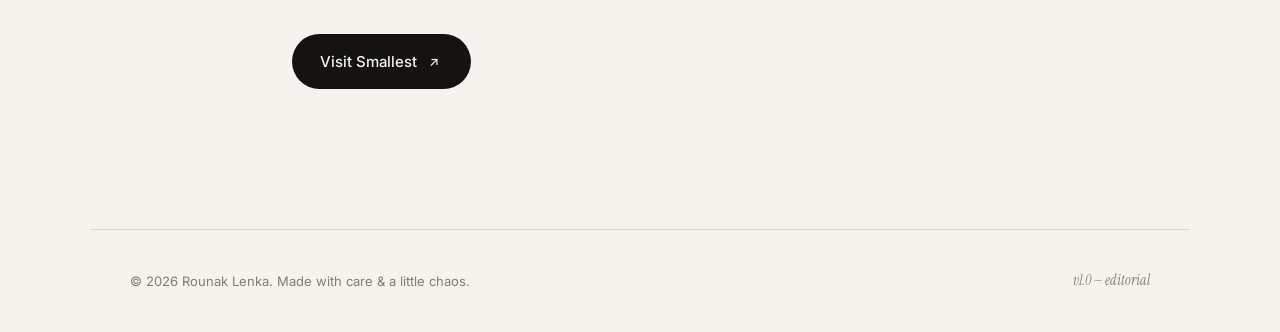
<file: projects/smallest.html>
<!doctype html>
<html lang="en">
<head>
  <meta charset="utf-8" />
  <meta name="viewport" content="width=device-width, initial-scale=1" />
  <title>Smallest.ai — Case study · Rounak Lenka</title>
  <meta name="description" content="Case study — Smallest.ai: real-time voice infrastructure at production scale." />
  <link rel="preconnect" href="https://fonts.googleapis.com" />
  <link rel="preconnect" href="https://fonts.gstatic.com" crossorigin />
  <link href="https://fonts.googleapis.com/css2?family=Inter:wght@400;500;600;700&family=Instrument+Serif:ital@0;1&display=swap" rel="stylesheet" />
  <link rel="stylesheet" href="../styles.css" />
  <script>
    (function(){
      var saved = localStorage.getItem('theme');
      var sys = window.matchMedia('(prefers-color-scheme: dark)').matches ? 'dark' : 'light';
      document.documentElement.setAttribute('data-theme', saved || sys);
    })();
  </script>
</head>
<body class="case-page">

<header class="topbar case-topbar">
  <a href="../" class="mark-pill"><span class="mark-mono">RL</span><span class="mark-dot"></span></a>
  <div class="topbar-status">
    <span class="status-dot"></span>
    <span>Case study · <em>Smallest.ai</em></span>
  </div>
  <div class="topbar-controls">
    <a href="../" class="case-back-pill">← All work</a>
  </div>
</header>

<main class="case-study">

  <div class="case-meta">
    <span class="case-tag" data-accent="violet">CASE STUDY · 03</span>
    <span class="case-year">2024 — 2026</span>
  </div>

  <h1 class="case-title">Smallest.ai</h1>
  <p class="case-tagline"><em>Real-time voice infrastructure.</em></p>

  <p class="case-summary">Worked on the unglamorous plumbing that makes voice agents not feel like a phone tree. TTS and STT pipelines, jitter buffers, WebSocket fan-out — all the millisecond-shaving work that makes the difference between "useful" and "alive."</p>

  <div class="case-stats">
    <div><strong>Real-time</strong><span>streaming pipelines</span></div>
    <div><strong>Sub-second</strong><span>turn response</span></div>
    <div><strong>Production</strong><span>voice at scale</span></div>
  </div>

  <section class="case-section">
    <h2>The shape of the problem</h2>
    <p>Voice agents fail in one of two ways: they sound robotic, or they pause too long. Both are about latency budgets. The user's brain decides the agent is "broken" within ~600ms of silence — long before any model can fully compose a response.</p>
    <p>The win isn't a smarter model. It's tighter plumbing: streaming partial transcripts, predictive endpointing, jitter-tolerant WebSocket frames, and TTS that starts speaking before generation finishes.</p>
  </section>

  <section class="case-section">
    <h2>What I worked on</h2>
    <ul class="case-list">
      <li>STT streaming with predictive endpoint detection</li>
      <li>TTS streaming with chunk-level playback</li>
      <li>Jitter buffers calibrated to mobile vs desktop network profiles</li>
      <li>WebSocket fan-out for multi-tenant call routing</li>
      <li>Observability — where milliseconds disappear, and why</li>
    </ul>
  </section>

  <section class="case-section">
    <h2>The lesson I'm taking forward</h2>
    <p>Latency is not a number — it's a <em>feel</em>. Two systems with identical average latency can feel completely different if their <em>variance</em> differs. A consistent 280ms response feels better than a system that swings between 50ms and 600ms with the same average. Half the work was on the tail of the distribution, not the median.</p>
  </section>

  <a class="case-cta" href="https://smallest.ai" target="_blank" rel="noopener">Visit Smallest <span>↗</span></a>

</main>

<footer class="footer">
  <div>© 2026 Rounak Lenka. Made with care &amp; a little chaos.</div>
  <div class="ver">v1.0 — editorial</div>
</footer>

</body>
</html>
</file>
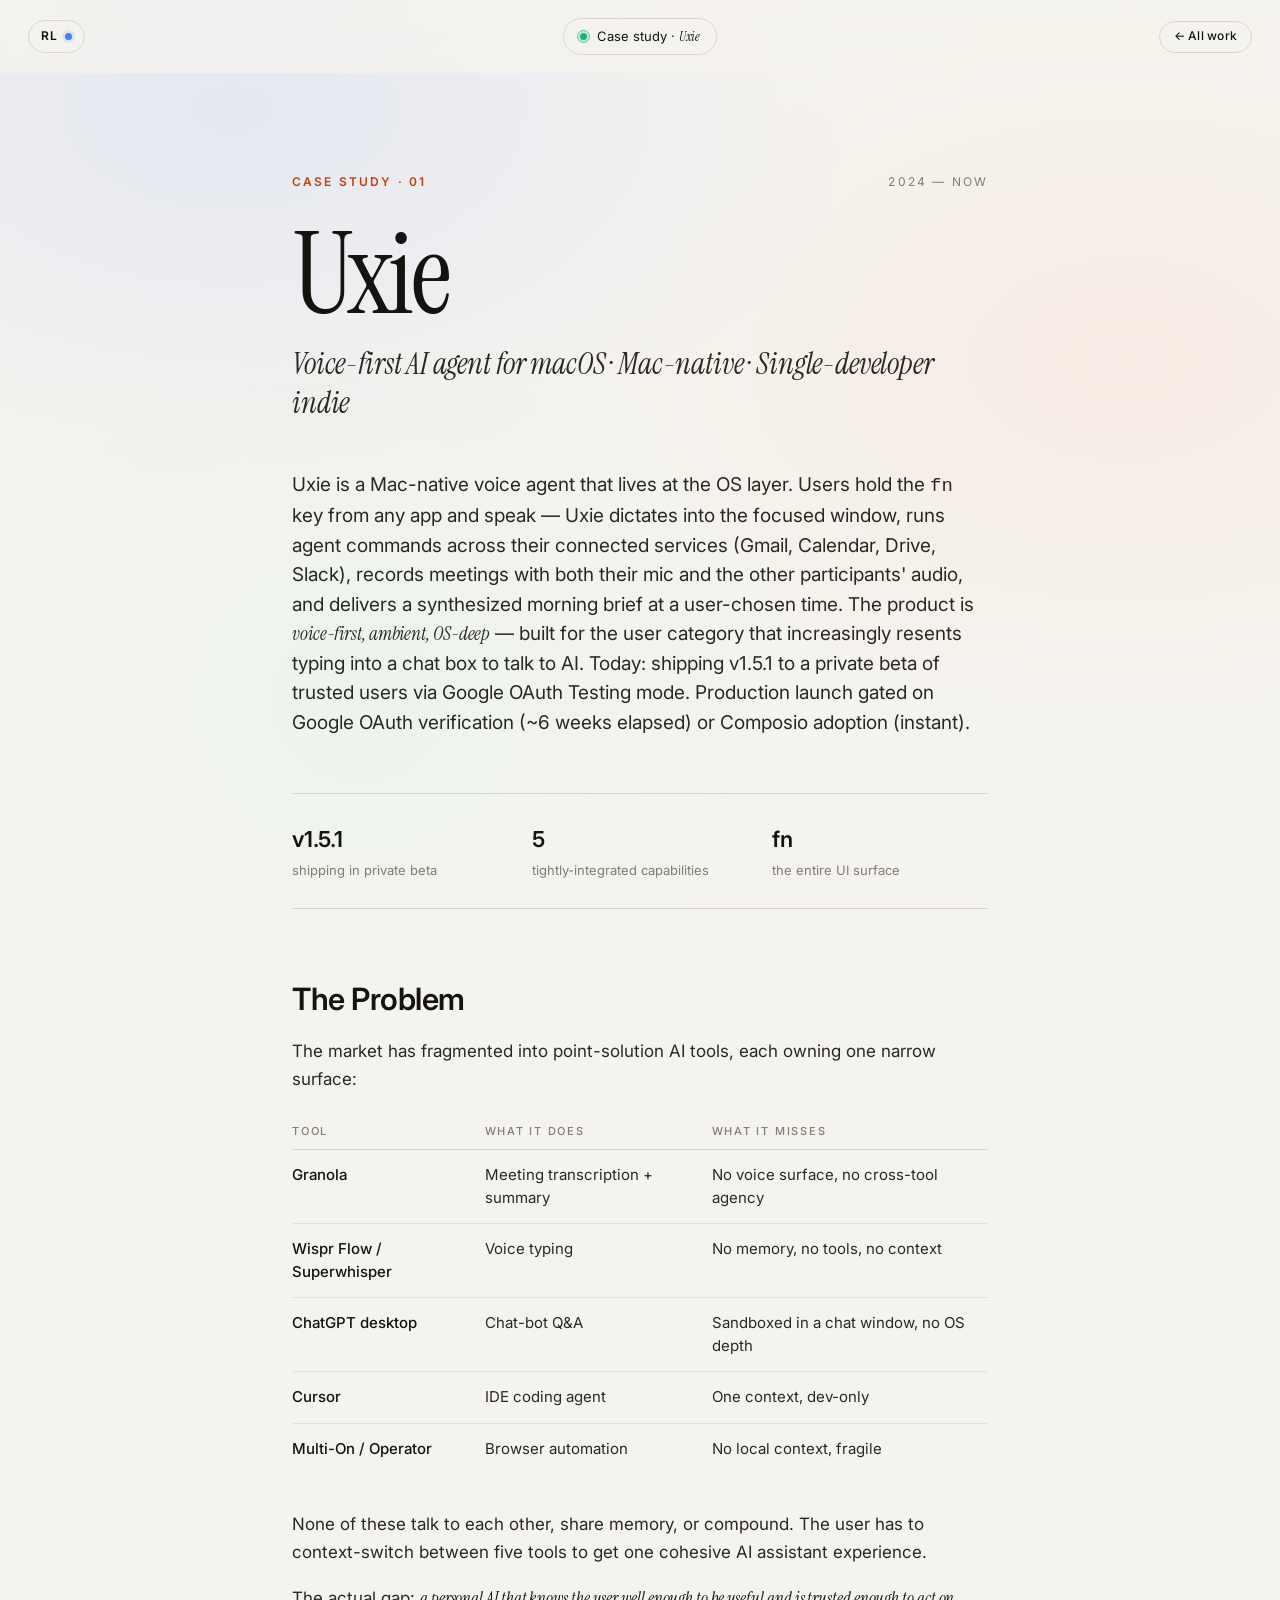
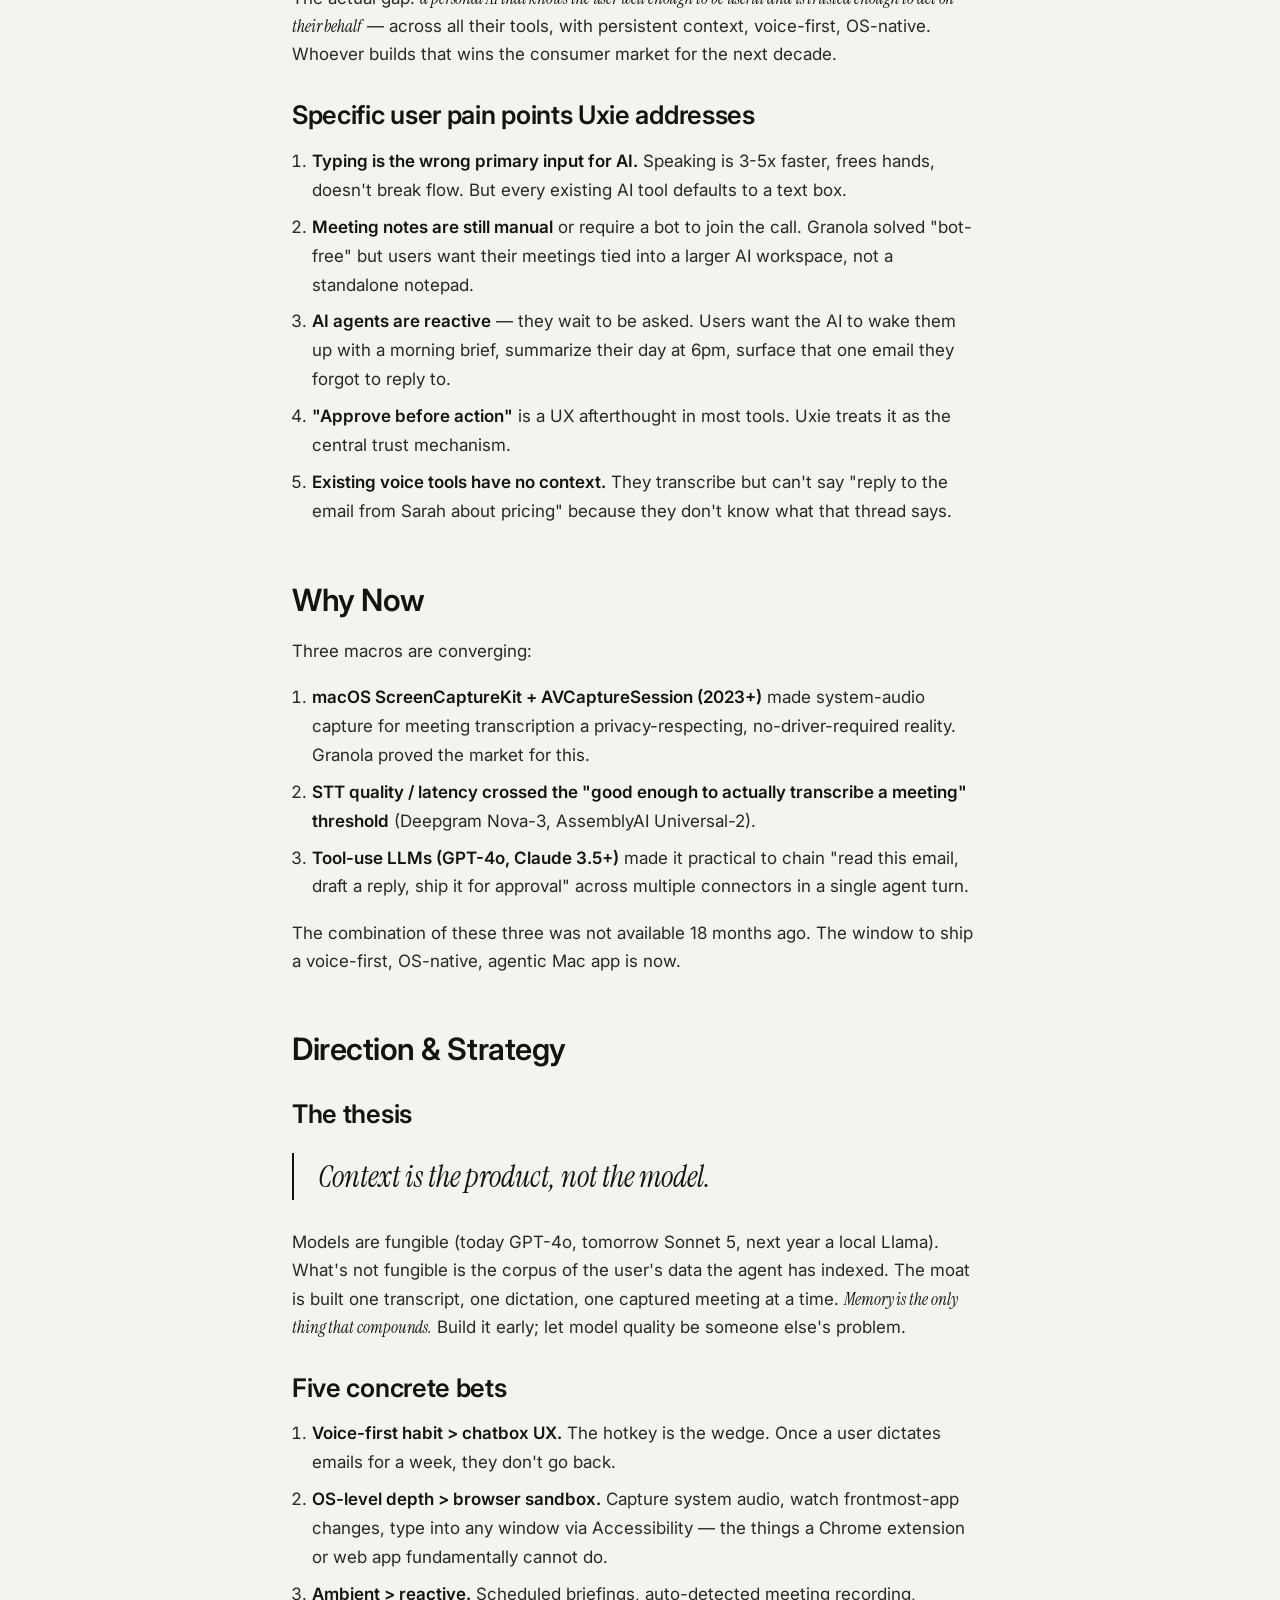
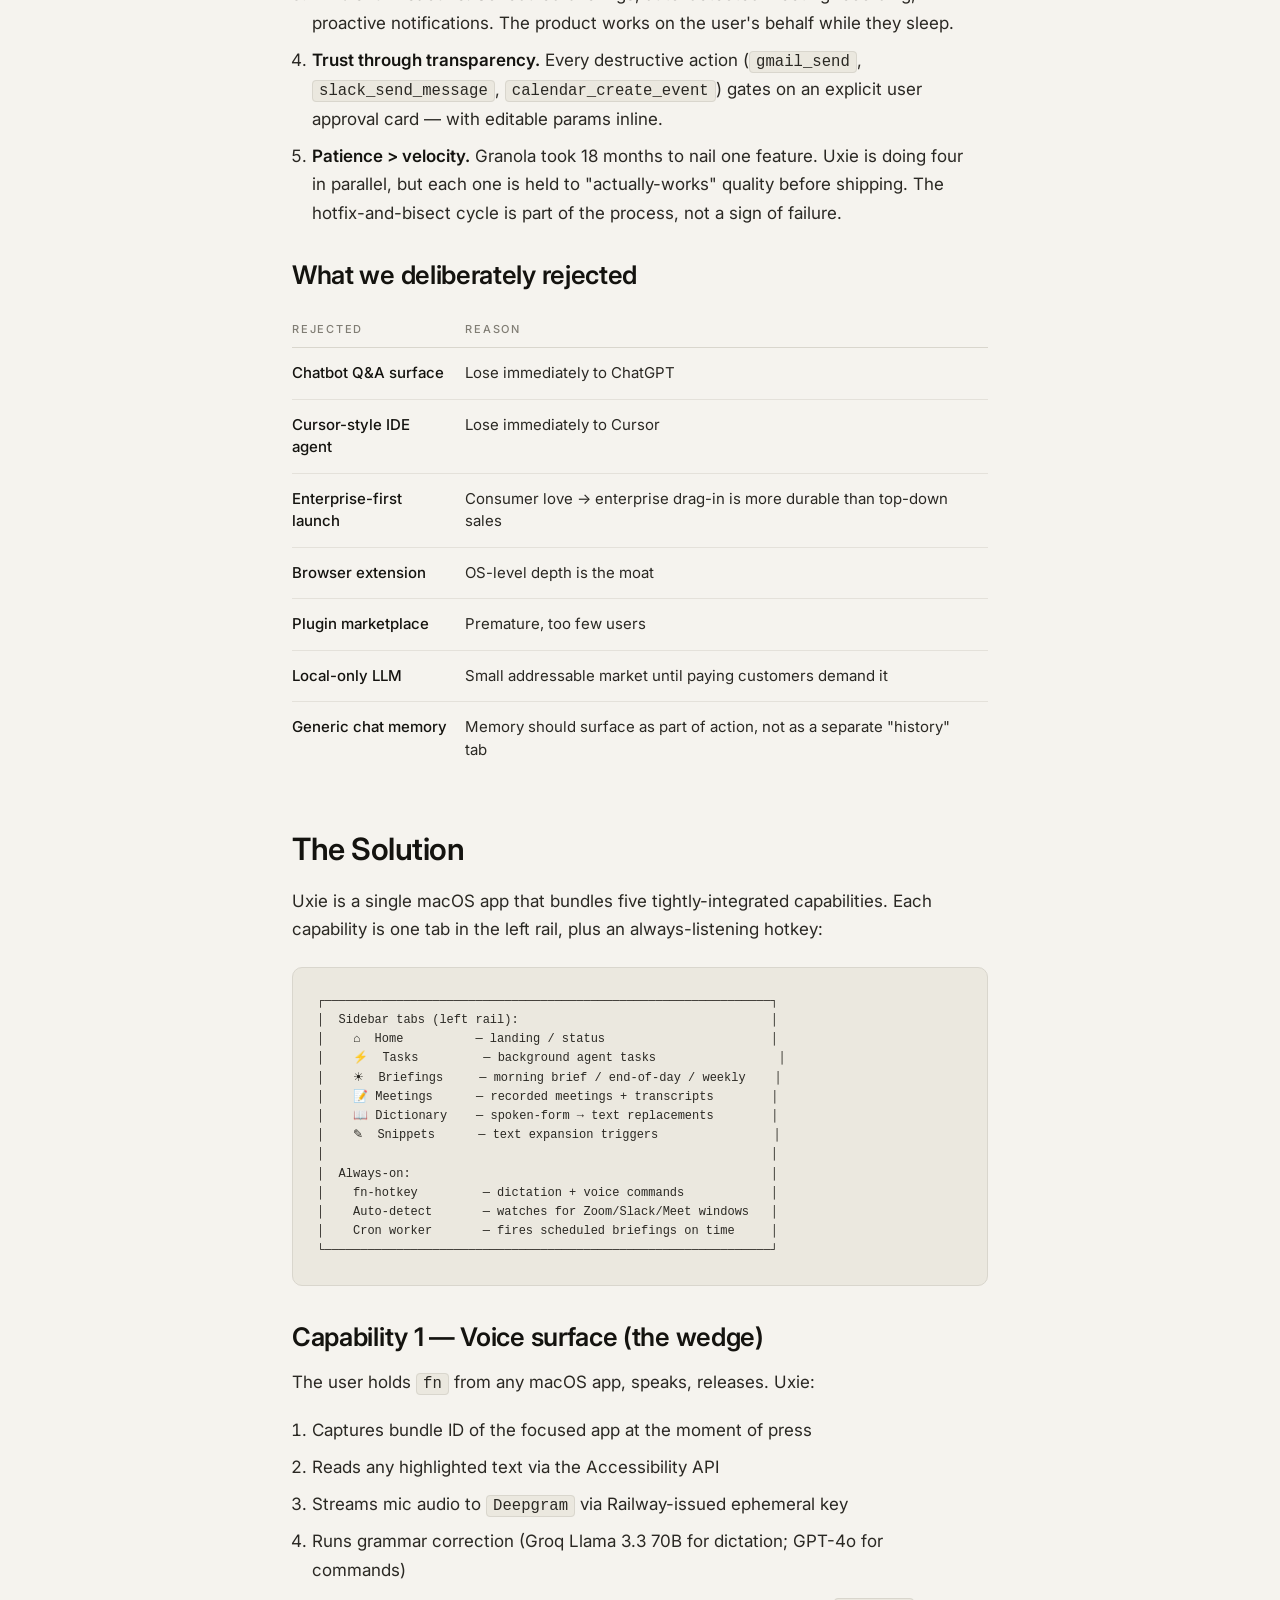
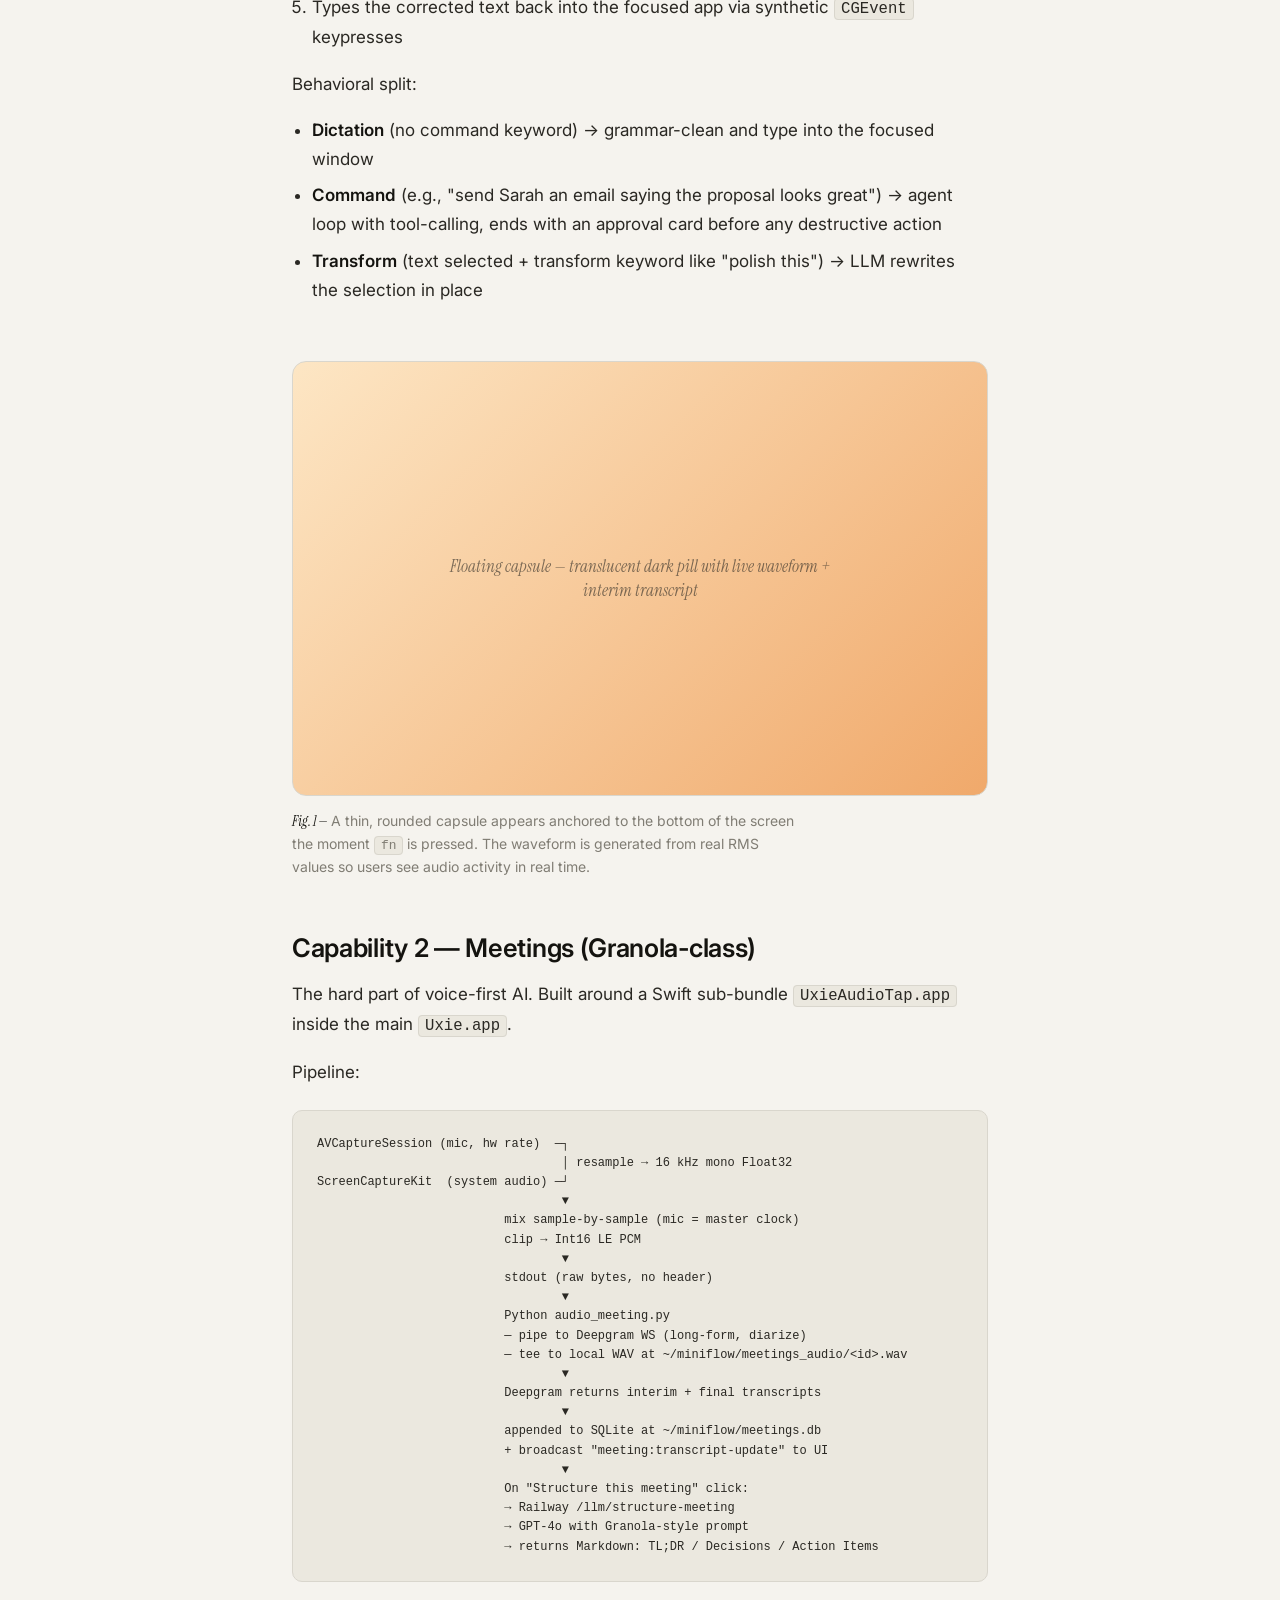
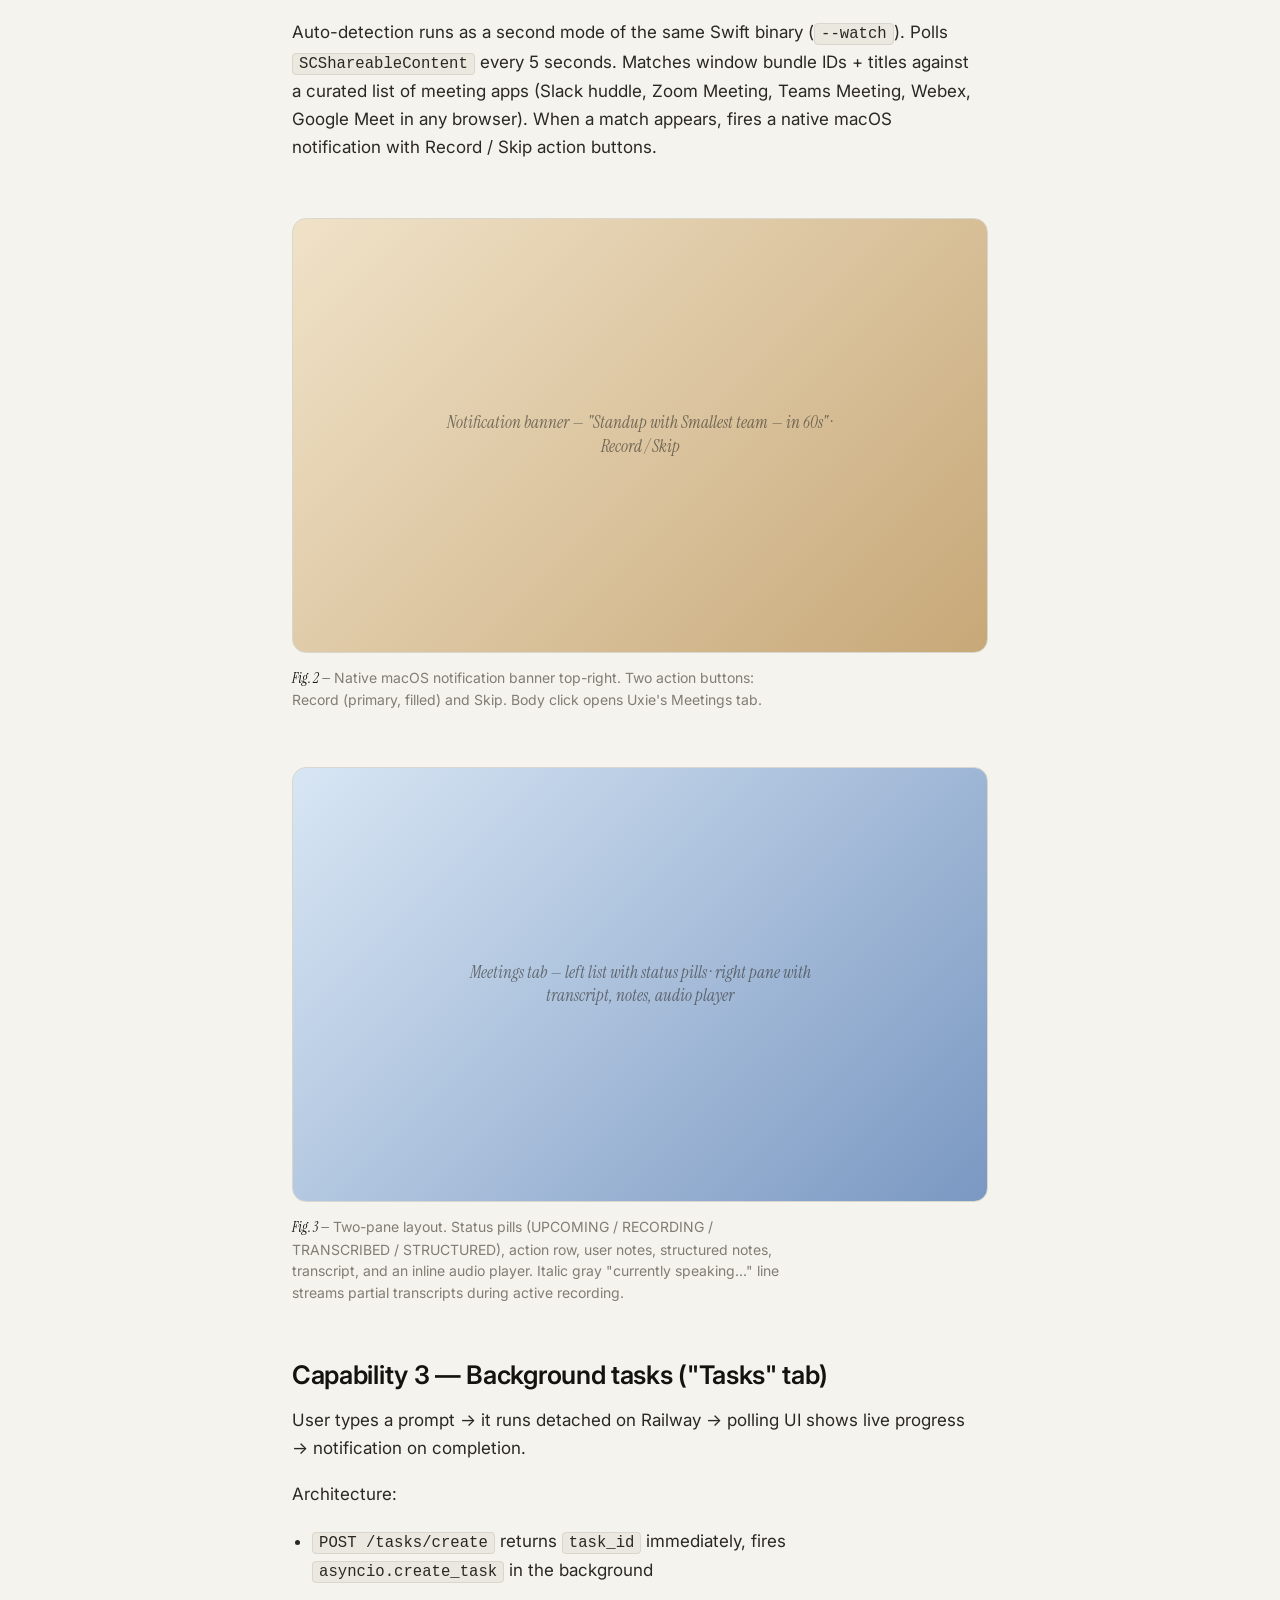
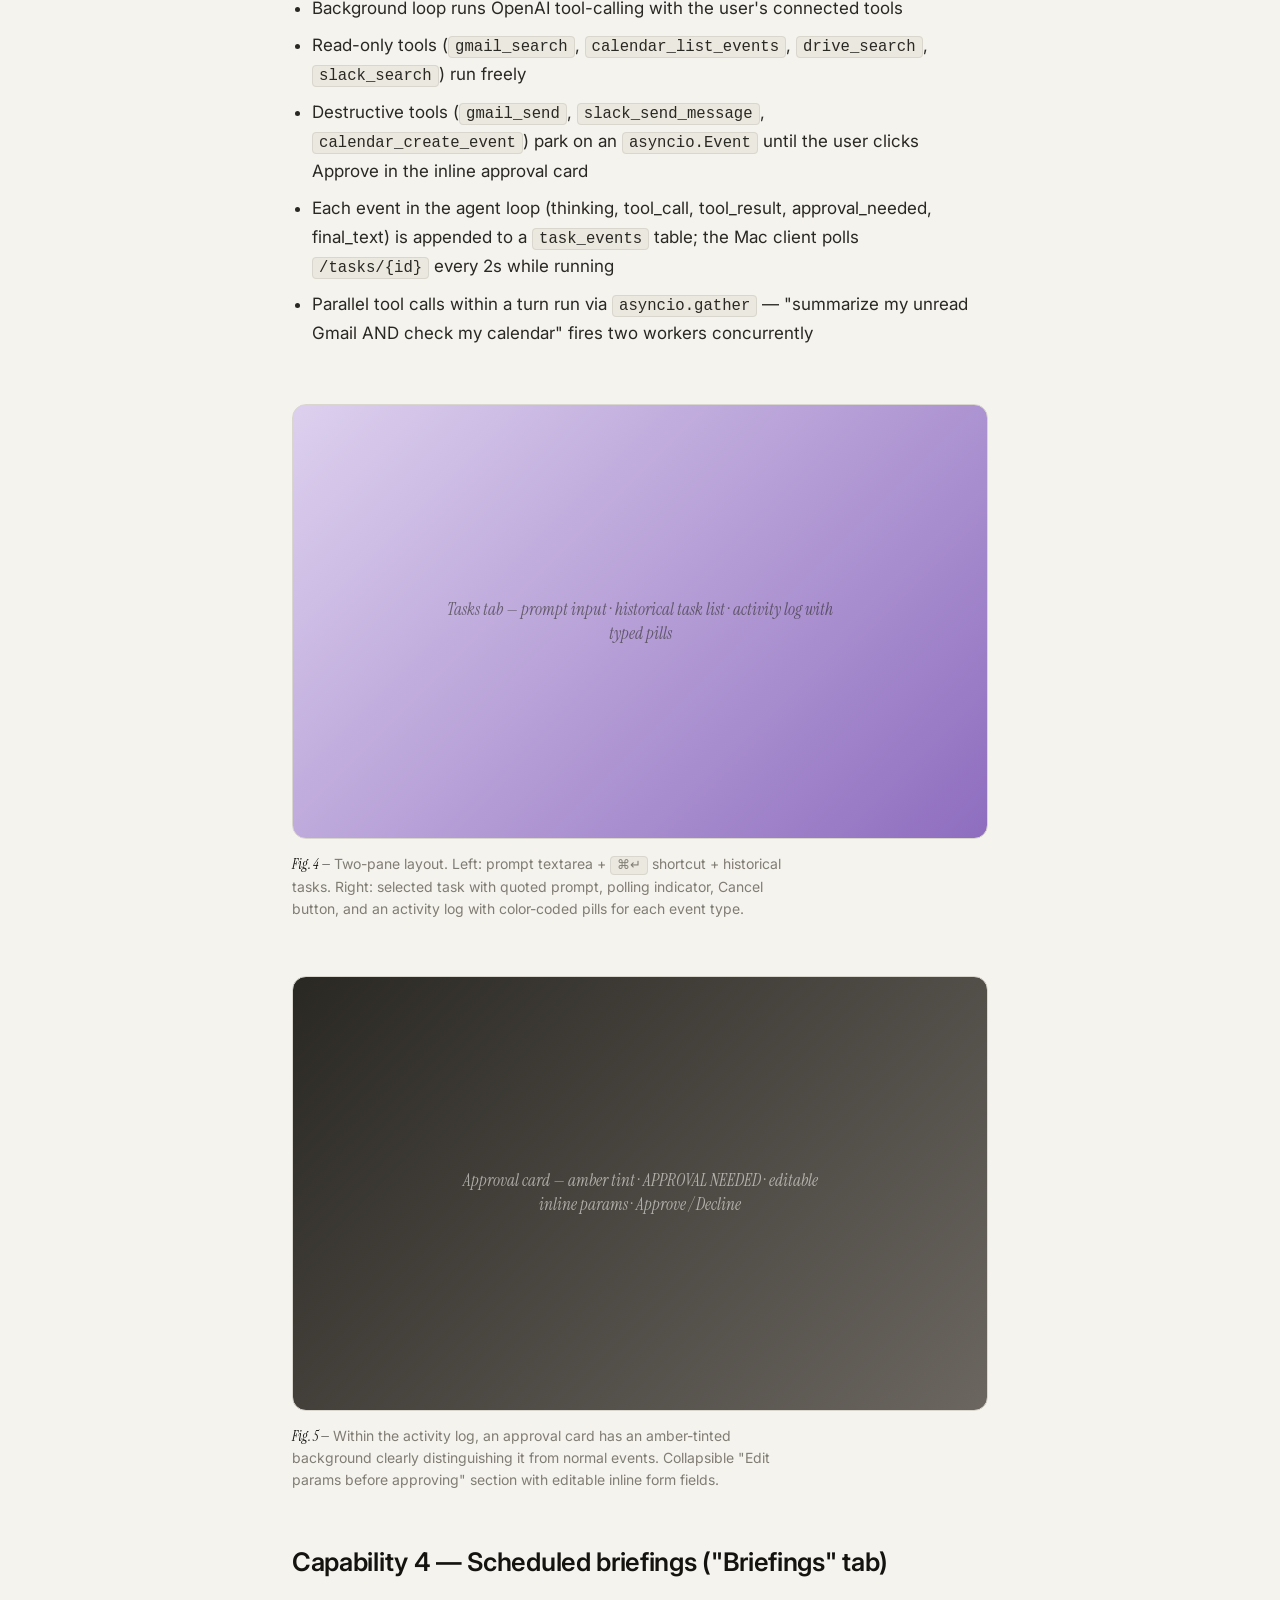
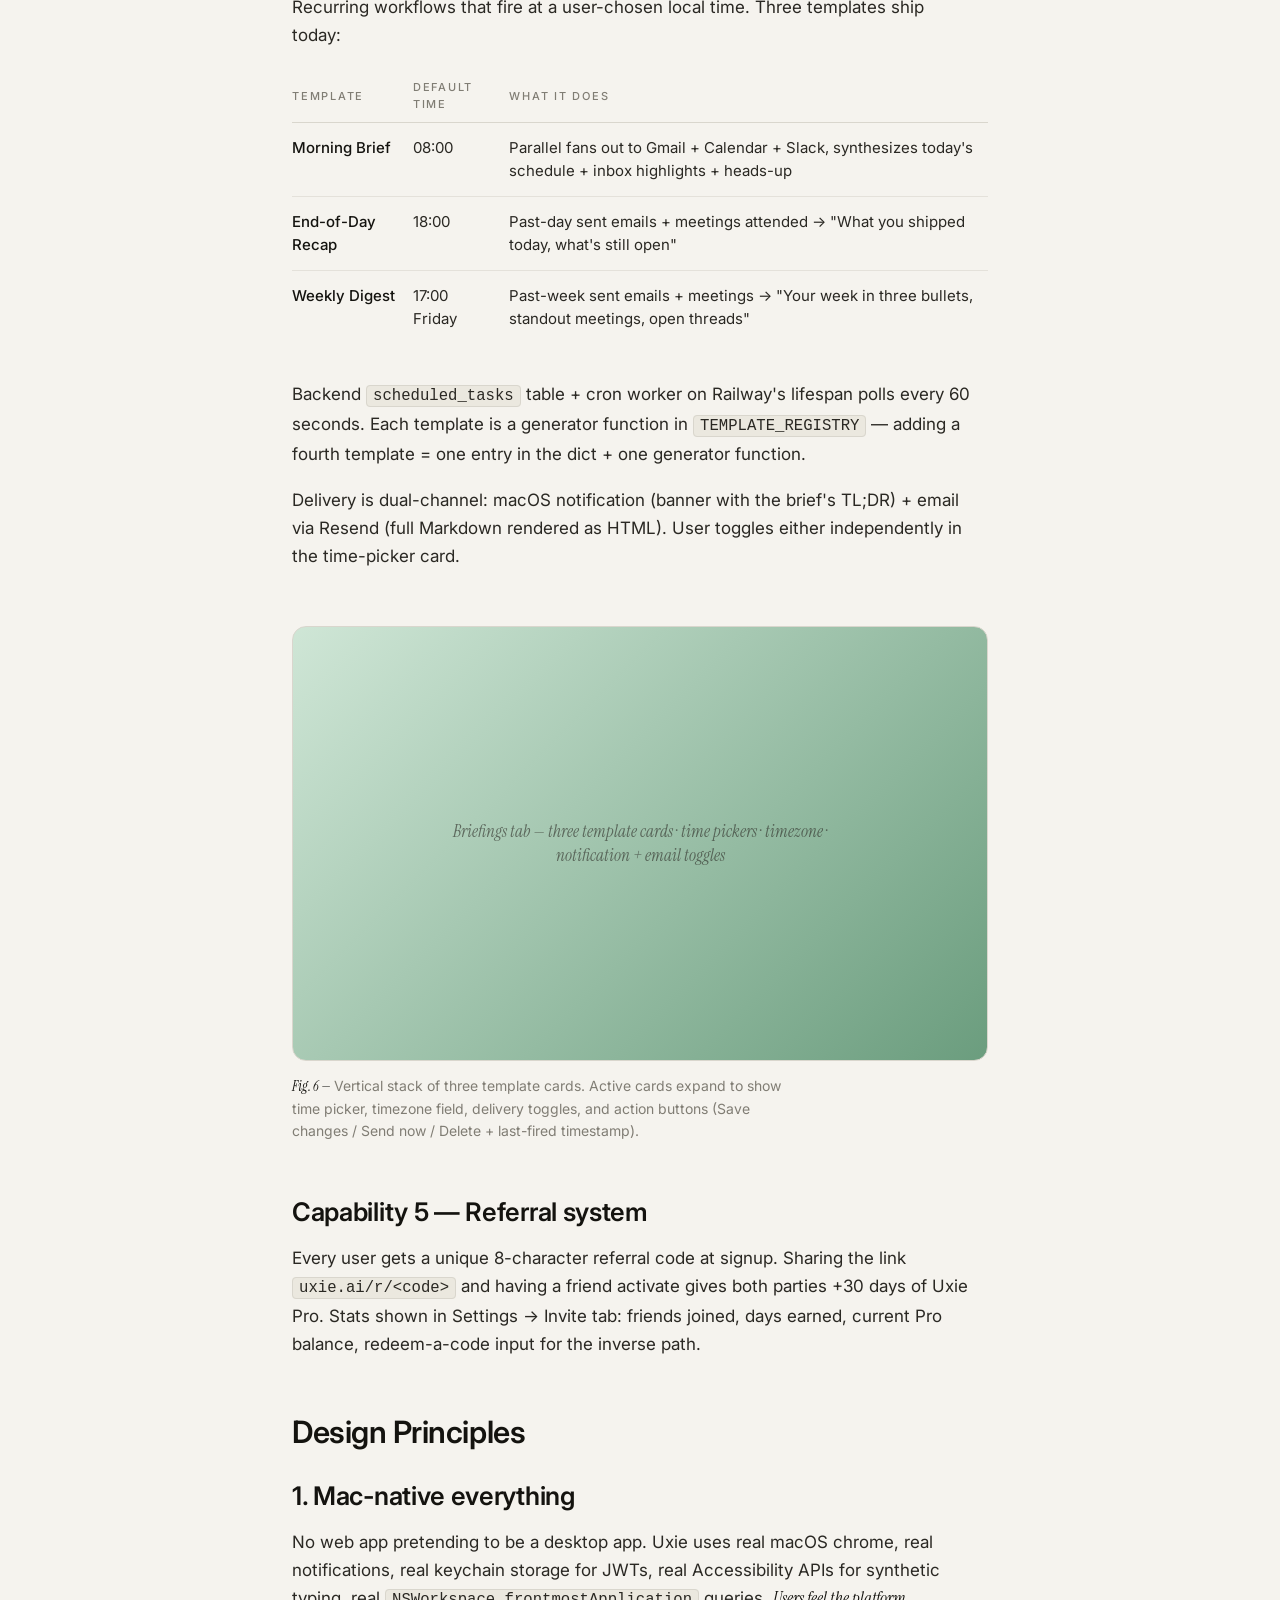
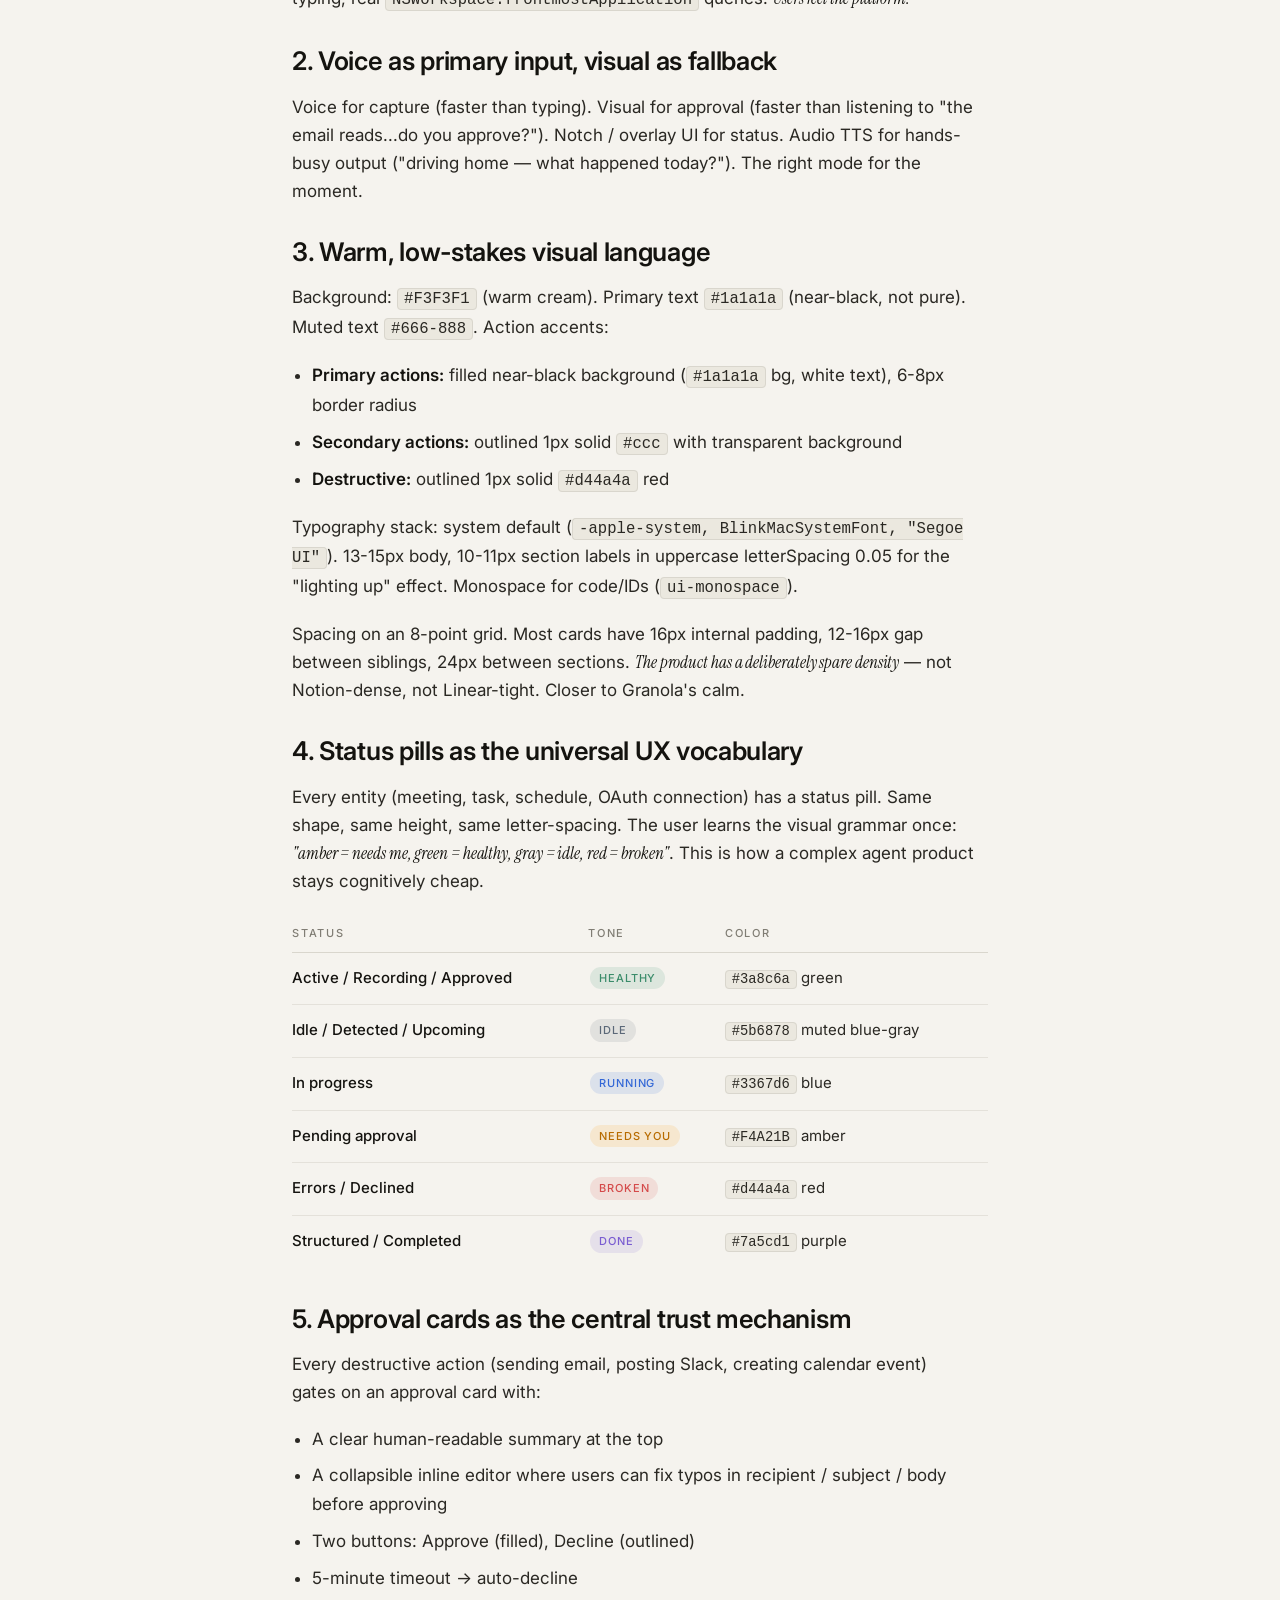
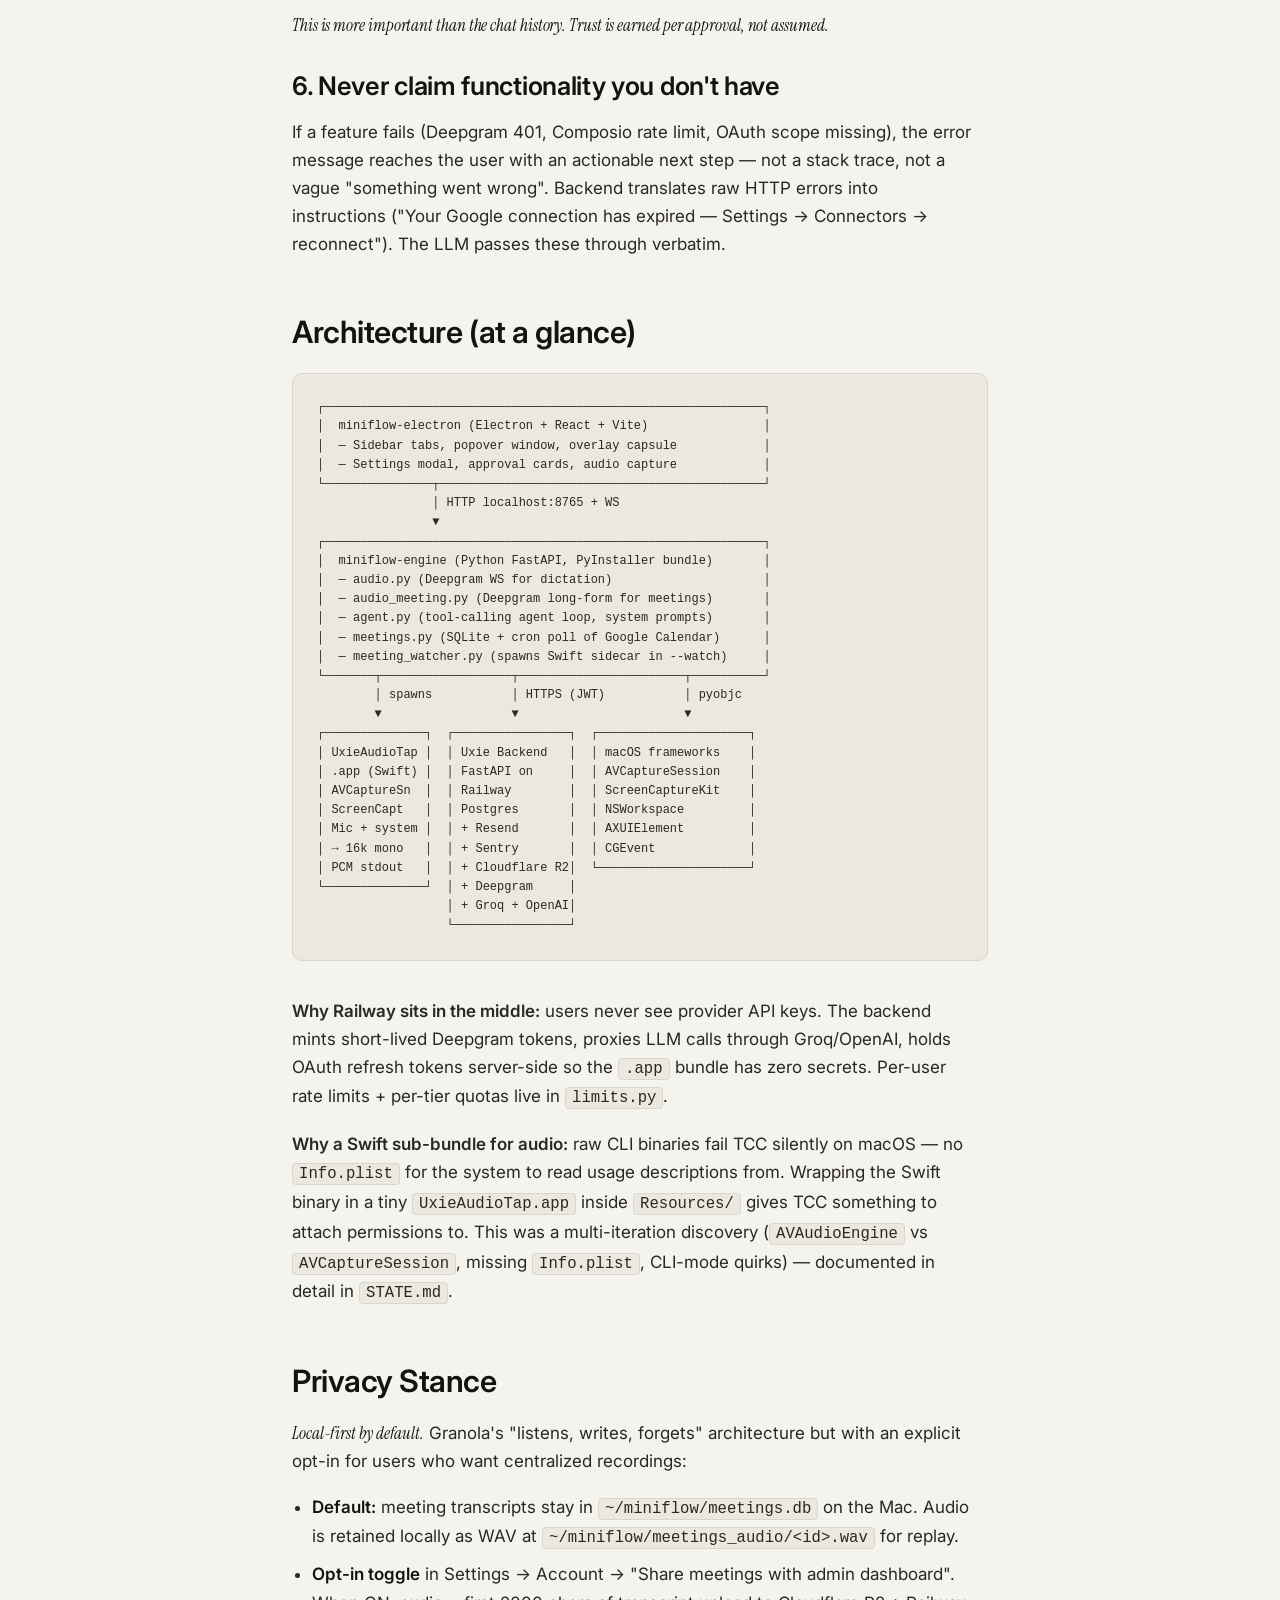
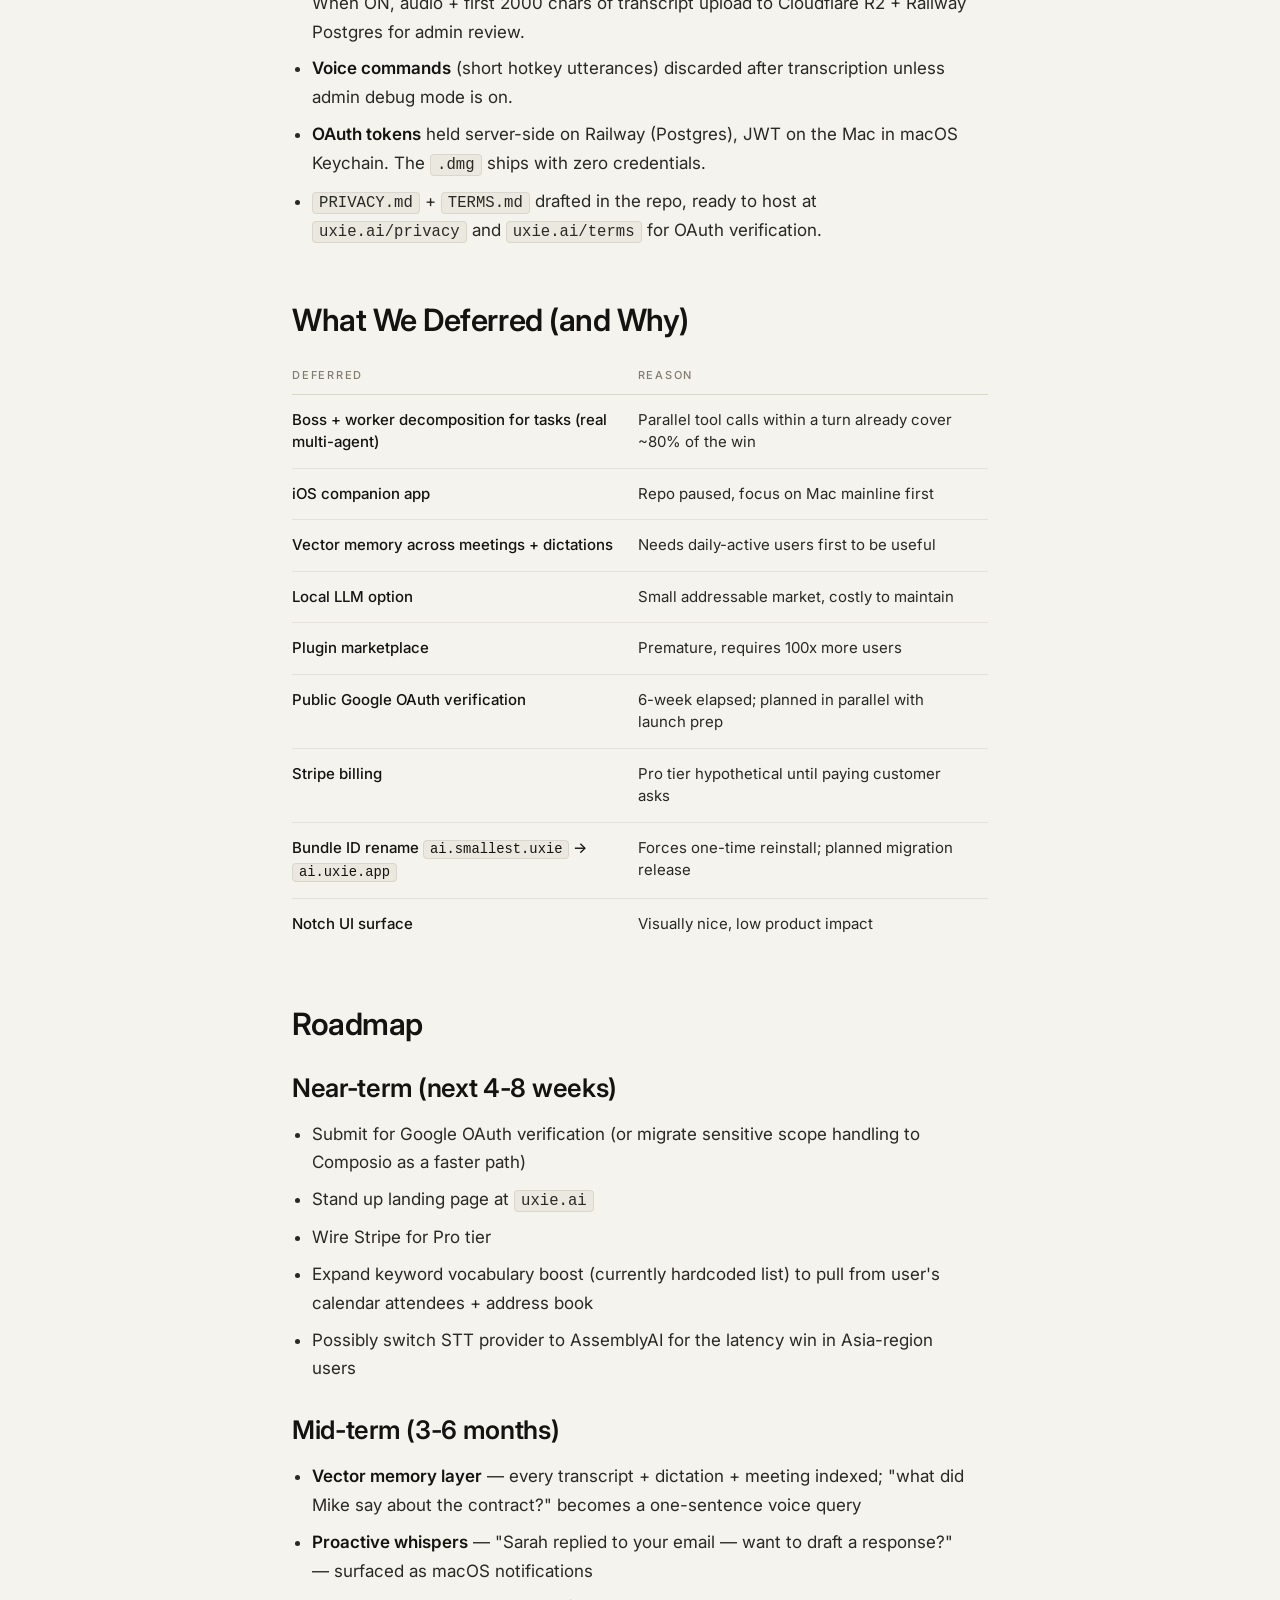
<file: projects/uxie.html>
<!doctype html>
<html lang="en">
<head>
  <meta charset="utf-8" />
  <meta name="viewport" content="width=device-width, initial-scale=1" />
  <title>Uxie — Case study · Rounak Lenka</title>
  <meta name="description" content="Case study — Uxie: voice-first AI agent for macOS. Hold fn, speak, ship across Gmail, Calendar, Slack, Drive." />
  <link rel="preconnect" href="https://fonts.googleapis.com" />
  <link rel="preconnect" href="https://fonts.gstatic.com" crossorigin />
  <link href="https://fonts.googleapis.com/css2?family=Inter:wght@400;500;600;700&family=Instrument+Serif:ital@0;1&display=swap" rel="stylesheet" />
  <link rel="stylesheet" href="../styles.css" />
  <script>
    (function(){
      var saved = localStorage.getItem('theme');
      var sys = window.matchMedia('(prefers-color-scheme: dark)').matches ? 'dark' : 'light';
      document.documentElement.setAttribute('data-theme', saved || sys);
    })();
  </script>
</head>
<body class="case-page">

<header class="topbar case-topbar">
  <a href="../" class="mark-pill"><span class="mark-mono">RL</span><span class="mark-dot"></span></a>
  <div class="topbar-status">
    <span class="status-dot"></span>
    <span>Case study · <em>Uxie</em></span>
  </div>
  <div class="topbar-controls">
    <a href="../" class="case-back-pill">← All work</a>
  </div>
</header>

<main class="case-study">

  <div class="case-meta">
    <span class="case-tag" data-accent="amber">CASE STUDY · 01</span>
    <span class="case-year">2024 — NOW</span>
  </div>

  <h1 class="case-title">Uxie</h1>
  <p class="case-tagline"><em>Voice-first AI agent for macOS · Mac-native · Single-developer indie</em></p>

  <p class="case-summary">Uxie is a Mac-native voice agent that lives at the OS layer. Users hold the <code>fn</code> key from any app and speak — Uxie dictates into the focused window, runs agent commands across their connected services (Gmail, Calendar, Drive, Slack), records meetings with both their mic and the other participants' audio, and delivers a synthesized morning brief at a user-chosen time. The product is <em>voice-first, ambient, OS-deep</em> — built for the user category that increasingly resents typing into a chat box to talk to AI. Today: shipping v1.5.1 to a private beta of trusted users via Google OAuth Testing mode. Production launch gated on Google OAuth verification (~6 weeks elapsed) or Composio adoption (instant).</p>

  <div class="case-stats">
    <div><strong>v1.5.1</strong><span>shipping in private beta</span></div>
    <div><strong>5</strong><span>tightly-integrated capabilities</span></div>
    <div><strong>fn</strong><span>the entire UI surface</span></div>
  </div>

  <section class="case-section">
    <h2>The Problem</h2>
    <p>The market has fragmented into point-solution AI tools, each owning one narrow surface:</p>
    <table class="case-table">
      <thead>
        <tr><th>Tool</th><th>What it does</th><th>What it misses</th></tr>
      </thead>
      <tbody>
        <tr><td>Granola</td><td>Meeting transcription + summary</td><td>No voice surface, no cross-tool agency</td></tr>
        <tr><td>Wispr Flow / Superwhisper</td><td>Voice typing</td><td>No memory, no tools, no context</td></tr>
        <tr><td>ChatGPT desktop</td><td>Chat-bot Q&amp;A</td><td>Sandboxed in a chat window, no OS depth</td></tr>
        <tr><td>Cursor</td><td>IDE coding agent</td><td>One context, dev-only</td></tr>
        <tr><td>Multi-On / Operator</td><td>Browser automation</td><td>No local context, fragile</td></tr>
      </tbody>
    </table>
    <p>None of these talk to each other, share memory, or compound. The user has to context-switch between five tools to get one cohesive AI assistant experience.</p>
    <p>The actual gap: <em>a personal AI that knows the user well enough to be useful and is trusted enough to act on their behalf</em> — across all their tools, with persistent context, voice-first, OS-native. Whoever builds that wins the consumer market for the next decade.</p>
    <h3>Specific user pain points Uxie addresses</h3>
    <ol class="case-list">
      <li><strong>Typing is the wrong primary input for AI.</strong> Speaking is 3-5x faster, frees hands, doesn't break flow. But every existing AI tool defaults to a text box.</li>
      <li><strong>Meeting notes are still manual</strong> or require a bot to join the call. Granola solved "bot-free" but users want their meetings tied into a larger AI workspace, not a standalone notepad.</li>
      <li><strong>AI agents are reactive</strong> — they wait to be asked. Users want the AI to wake them up with a morning brief, summarize their day at 6pm, surface that one email they forgot to reply to.</li>
      <li><strong>"Approve before action"</strong> is a UX afterthought in most tools. Uxie treats it as the central trust mechanism.</li>
      <li><strong>Existing voice tools have no context.</strong> They transcribe but can't say "reply to the email from Sarah about pricing" because they don't know what that thread says.</li>
    </ol>
  </section>

  <section class="case-section">
    <h2>Why Now</h2>
    <p>Three macros are converging:</p>
    <ol class="case-list">
      <li><strong>macOS ScreenCaptureKit + AVCaptureSession (2023+)</strong> made system-audio capture for meeting transcription a privacy-respecting, no-driver-required reality. Granola proved the market for this.</li>
      <li><strong>STT quality / latency crossed the "good enough to actually transcribe a meeting" threshold</strong> (Deepgram Nova-3, AssemblyAI Universal-2).</li>
      <li><strong>Tool-use LLMs (GPT-4o, Claude 3.5+)</strong> made it practical to chain "read this email, draft a reply, ship it for approval" across multiple connectors in a single agent turn.</li>
    </ol>
    <p>The combination of these three was not available 18 months ago. The window to ship a voice-first, OS-native, agentic Mac app is now.</p>
  </section>

  <section class="case-section">
    <h2>Direction &amp; Strategy</h2>
    <h3>The thesis</h3>
    <blockquote class="case-quote">Context is the product, not the model.</blockquote>
    <p>Models are fungible (today GPT-4o, tomorrow Sonnet 5, next year a local Llama). What's not fungible is the corpus of the user's data the agent has indexed. The moat is built one transcript, one dictation, one captured meeting at a time. <em>Memory is the only thing that compounds.</em> Build it early; let model quality be someone else's problem.</p>

    <h3>Five concrete bets</h3>
    <ol class="case-list">
      <li><strong>Voice-first habit &gt; chatbox UX.</strong> The hotkey is the wedge. Once a user dictates emails for a week, they don't go back.</li>
      <li><strong>OS-level depth &gt; browser sandbox.</strong> Capture system audio, watch frontmost-app changes, type into any window via Accessibility — the things a Chrome extension or web app fundamentally cannot do.</li>
      <li><strong>Ambient &gt; reactive.</strong> Scheduled briefings, auto-detected meeting recording, proactive notifications. The product works on the user's behalf while they sleep.</li>
      <li><strong>Trust through transparency.</strong> Every destructive action (<code>gmail_send</code>, <code>slack_send_message</code>, <code>calendar_create_event</code>) gates on an explicit user approval card — with editable params inline.</li>
      <li><strong>Patience &gt; velocity.</strong> Granola took 18 months to nail one feature. Uxie is doing four in parallel, but each one is held to "actually-works" quality before shipping. The hotfix-and-bisect cycle is part of the process, not a sign of failure.</li>
    </ol>

    <h3>What we deliberately rejected</h3>
    <table class="case-table">
      <thead>
        <tr><th>Rejected</th><th>Reason</th></tr>
      </thead>
      <tbody>
        <tr><td>Chatbot Q&amp;A surface</td><td>Lose immediately to ChatGPT</td></tr>
        <tr><td>Cursor-style IDE agent</td><td>Lose immediately to Cursor</td></tr>
        <tr><td>Enterprise-first launch</td><td>Consumer love → enterprise drag-in is more durable than top-down sales</td></tr>
        <tr><td>Browser extension</td><td>OS-level depth is the moat</td></tr>
        <tr><td>Plugin marketplace</td><td>Premature, too few users</td></tr>
        <tr><td>Local-only LLM</td><td>Small addressable market until paying customers demand it</td></tr>
        <tr><td>Generic chat memory</td><td>Memory should surface as part of action, not as a separate "history" tab</td></tr>
      </tbody>
    </table>
  </section>

  <section class="case-section">
    <h2>The Solution</h2>
    <p>Uxie is a single macOS app that bundles five tightly-integrated capabilities. Each capability is one tab in the left rail, plus an always-listening hotkey:</p>

<pre class="case-diagram">
┌──────────────────────────────────────────────────────────────┐
│  Sidebar tabs (left rail):                                   │
│    ⌂  Home          — landing / status                       │
│    ⚡  Tasks         — background agent tasks                 │
│    ☀  Briefings     — morning brief / end-of-day / weekly    │
│    📝 Meetings      — recorded meetings + transcripts        │
│    📖 Dictionary    — spoken-form → text replacements        │
│    ✎  Snippets      — text expansion triggers                │
│                                                              │
│  Always-on:                                                  │
│    fn-hotkey         — dictation + voice commands            │
│    Auto-detect       — watches for Zoom/Slack/Meet windows   │
│    Cron worker       — fires scheduled briefings on time     │
└──────────────────────────────────────────────────────────────┘
</pre>

    <h3>Capability 1 — Voice surface (the wedge)</h3>
    <p>The user holds <code>fn</code> from any macOS app, speaks, releases. Uxie:</p>
    <ol class="case-list">
      <li>Captures bundle ID of the focused app at the moment of press</li>
      <li>Reads any highlighted text via the Accessibility API</li>
      <li>Streams mic audio to <code>Deepgram</code> via Railway-issued ephemeral key</li>
      <li>Runs grammar correction (Groq Llama 3.3 70B for dictation; GPT-4o for commands)</li>
      <li>Types the corrected text back into the focused app via synthetic <code>CGEvent</code> keypresses</li>
    </ol>
    <p>Behavioral split:</p>
    <ul class="case-list">
      <li><strong>Dictation</strong> (no command keyword) → grammar-clean and type into the focused window</li>
      <li><strong>Command</strong> (e.g., "send Sarah an email saying the proposal looks great") → agent loop with tool-calling, ends with an approval card before any destructive action</li>
      <li><strong>Transform</strong> (text selected + transform keyword like "polish this") → LLM rewrites the selection in place</li>
    </ul>
    <!-- DROP IMAGE: replace placeholder with <img src="../images/uxie/hotkey-floating-capsule.png" alt="Floating dictation capsule anchored to bottom of screen" /> -->
    <figure class="case-figure">
      <div class="case-figure-img" data-tone="amber"><span>Floating capsule — translucent dark pill with live waveform + interim transcript</span></div>
      <figcaption><em>Fig. 1 —</em> A thin, rounded capsule appears anchored to the bottom of the screen the moment <code>fn</code> is pressed. The waveform is generated from real RMS values so users see audio activity in real time.</figcaption>
    </figure>

    <h3>Capability 2 — Meetings (Granola-class)</h3>
    <p>The hard part of voice-first AI. Built around a Swift sub-bundle <code>UxieAudioTap.app</code> inside the main <code>Uxie.app</code>.</p>
    <p>Pipeline:</p>
<pre class="case-diagram">
AVCaptureSession (mic, hw rate)  ─┐
                                  │ resample → 16 kHz mono Float32
ScreenCaptureKit  (system audio) ─┘
                                  ▼
                          mix sample-by-sample (mic = master clock)
                          clip → Int16 LE PCM
                                  ▼
                          stdout (raw bytes, no header)
                                  ▼
                          Python audio_meeting.py
                          ─ pipe to Deepgram WS (long-form, diarize)
                          ─ tee to local WAV at ~/miniflow/meetings_audio/&lt;id&gt;.wav
                                  ▼
                          Deepgram returns interim + final transcripts
                                  ▼
                          appended to SQLite at ~/miniflow/meetings.db
                          + broadcast "meeting:transcript-update" to UI
                                  ▼
                          On "Structure this meeting" click:
                          → Railway /llm/structure-meeting
                          → GPT-4o with Granola-style prompt
                          → returns Markdown: TL;DR / Decisions / Action Items
</pre>
    <p>Auto-detection runs as a second mode of the same Swift binary (<code>--watch</code>). Polls <code>SCShareableContent</code> every 5 seconds. Matches window bundle IDs + titles against a curated list of meeting apps (Slack huddle, Zoom Meeting, Teams Meeting, Webex, Google Meet in any browser). When a match appears, fires a native macOS notification with Record / Skip action buttons.</p>
    <!-- DROP IMAGE: replace placeholder with <img src="../images/uxie/meeting-detection-notification.png" alt="Native macOS notification banner offering to record a detected meeting" /> -->
    <figure class="case-figure">
      <div class="case-figure-img" data-tone="sand"><span>Notification banner — "Standup with Smallest team — in 60s" · Record / Skip</span></div>
      <figcaption><em>Fig. 2 —</em> Native macOS notification banner top-right. Two action buttons: Record (primary, filled) and Skip. Body click opens Uxie's Meetings tab.</figcaption>
    </figure>
    <!-- DROP IMAGE: replace placeholder with <img src="../images/uxie/meetings-tab-detail.png" alt="Meetings tab with two-pane layout, transcript, structured notes" /> -->
    <figure class="case-figure">
      <div class="case-figure-img" data-tone="sky"><span>Meetings tab — left list with status pills · right pane with transcript, notes, audio player</span></div>
      <figcaption><em>Fig. 3 —</em> Two-pane layout. Status pills (UPCOMING / RECORDING / TRANSCRIBED / STRUCTURED), action row, user notes, structured notes, transcript, and an inline audio player. Italic gray "currently speaking..." line streams partial transcripts during active recording.</figcaption>
    </figure>

    <h3>Capability 3 — Background tasks ("Tasks" tab)</h3>
    <p>User types a prompt → it runs detached on Railway → polling UI shows live progress → notification on completion.</p>
    <p>Architecture:</p>
    <ul class="case-list">
      <li><code>POST /tasks/create</code> returns <code>task_id</code> immediately, fires <code>asyncio.create_task</code> in the background</li>
      <li>Background loop runs OpenAI tool-calling with the user's connected tools</li>
      <li>Read-only tools (<code>gmail_search</code>, <code>calendar_list_events</code>, <code>drive_search</code>, <code>slack_search</code>) run freely</li>
      <li>Destructive tools (<code>gmail_send</code>, <code>slack_send_message</code>, <code>calendar_create_event</code>) park on an <code>asyncio.Event</code> until the user clicks Approve in the inline approval card</li>
      <li>Each event in the agent loop (thinking, tool_call, tool_result, approval_needed, final_text) is appended to a <code>task_events</code> table; the Mac client polls <code>/tasks/{id}</code> every 2s while running</li>
      <li>Parallel tool calls within a turn run via <code>asyncio.gather</code> — "summarize my unread Gmail AND check my calendar" fires two workers concurrently</li>
    </ul>
    <!-- DROP IMAGE: replace placeholder with <img src="../images/uxie/tasks-tab.png" alt="Tasks tab with prompt input and activity log" /> -->
    <figure class="case-figure">
      <div class="case-figure-img" data-tone="violet"><span>Tasks tab — prompt input · historical task list · activity log with typed pills</span></div>
      <figcaption><em>Fig. 4 —</em> Two-pane layout. Left: prompt textarea + <code>⌘↵</code> shortcut + historical tasks. Right: selected task with quoted prompt, polling indicator, Cancel button, and an activity log with color-coded pills for each event type.</figcaption>
    </figure>
    <!-- DROP IMAGE: replace placeholder with <img src="../images/uxie/approval-card-inline.png" alt="Inline amber-tinted approval card with editable params" /> -->
    <figure class="case-figure">
      <div class="case-figure-img" data-tone="ink"><span>Approval card — amber tint · APPROVAL NEEDED · editable inline params · Approve / Decline</span></div>
      <figcaption><em>Fig. 5 —</em> Within the activity log, an approval card has an amber-tinted background clearly distinguishing it from normal events. Collapsible "Edit params before approving" section with editable inline form fields.</figcaption>
    </figure>

    <h3>Capability 4 — Scheduled briefings ("Briefings" tab)</h3>
    <p>Recurring workflows that fire at a user-chosen local time. Three templates ship today:</p>
    <table class="case-table">
      <thead>
        <tr><th>Template</th><th>Default time</th><th>What it does</th></tr>
      </thead>
      <tbody>
        <tr><td>Morning Brief</td><td>08:00</td><td>Parallel fans out to Gmail + Calendar + Slack, synthesizes today's schedule + inbox highlights + heads-up</td></tr>
        <tr><td>End-of-Day Recap</td><td>18:00</td><td>Past-day sent emails + meetings attended → "What you shipped today, what's still open"</td></tr>
        <tr><td>Weekly Digest</td><td>17:00 Friday</td><td>Past-week sent emails + meetings → "Your week in three bullets, standout meetings, open threads"</td></tr>
      </tbody>
    </table>
    <p>Backend <code>scheduled_tasks</code> table + cron worker on Railway's lifespan polls every 60 seconds. Each template is a generator function in <code>TEMPLATE_REGISTRY</code> — adding a fourth template = one entry in the dict + one generator function.</p>
    <p>Delivery is dual-channel: macOS notification (banner with the brief's TL;DR) + email via Resend (full Markdown rendered as HTML). User toggles either independently in the time-picker card.</p>
    <!-- DROP IMAGE: replace placeholder with <img src="../images/uxie/briefings-tab.png" alt="Briefings tab with three template cards stacked vertically" /> -->
    <figure class="case-figure">
      <div class="case-figure-img" data-tone="green"><span>Briefings tab — three template cards · time pickers · timezone · notification + email toggles</span></div>
      <figcaption><em>Fig. 6 —</em> Vertical stack of three template cards. Active cards expand to show time picker, timezone field, delivery toggles, and action buttons (Save changes / Send now / Delete + last-fired timestamp).</figcaption>
    </figure>

    <h3>Capability 5 — Referral system</h3>
    <p>Every user gets a unique 8-character referral code at signup. Sharing the link <code>uxie.ai/r/&lt;code&gt;</code> and having a friend activate gives both parties +30 days of Uxie Pro. Stats shown in Settings → Invite tab: friends joined, days earned, current Pro balance, redeem-a-code input for the inverse path.</p>
  </section>

  <section class="case-section">
    <h2>Design Principles</h2>

    <h3>1. Mac-native everything</h3>
    <p>No web app pretending to be a desktop app. Uxie uses real macOS chrome, real notifications, real keychain storage for JWTs, real Accessibility APIs for synthetic typing, real <code>NSWorkspace.frontmostApplication</code> queries. <em>Users feel the platform.</em></p>

    <h3>2. Voice as primary input, visual as fallback</h3>
    <p>Voice for capture (faster than typing). Visual for approval (faster than listening to "the email reads...do you approve?"). Notch / overlay UI for status. Audio TTS for hands-busy output ("driving home — what happened today?"). The right mode for the moment.</p>

    <h3>3. Warm, low-stakes visual language</h3>
    <p>Background: <code>#F3F3F1</code> (warm cream). Primary text <code>#1a1a1a</code> (near-black, not pure). Muted text <code>#666-888</code>. Action accents:</p>
    <ul class="case-list">
      <li><strong>Primary actions:</strong> filled near-black background (<code>#1a1a1a</code> bg, white text), 6-8px border radius</li>
      <li><strong>Secondary actions:</strong> outlined 1px solid <code>#ccc</code> with transparent background</li>
      <li><strong>Destructive:</strong> outlined 1px solid <code>#d44a4a</code> red</li>
    </ul>
    <p>Typography stack: system default (<code>-apple-system, BlinkMacSystemFont, "Segoe UI"</code>). 13-15px body, 10-11px section labels in uppercase letterSpacing 0.05 for the "lighting up" effect. Monospace for code/IDs (<code>ui-monospace</code>).</p>
    <p>Spacing on an 8-point grid. Most cards have 16px internal padding, 12-16px gap between siblings, 24px between sections. <em>The product has a deliberately spare density</em> — not Notion-dense, not Linear-tight. Closer to Granola's calm.</p>

    <h3>4. Status pills as the universal UX vocabulary</h3>
    <p>Every entity (meeting, task, schedule, OAuth connection) has a status pill. Same shape, same height, same letter-spacing. The user learns the visual grammar once: <em>"amber = needs me, green = healthy, gray = idle, red = broken"</em>. This is how a complex agent product stays cognitively cheap.</p>
    <table class="case-table">
      <thead>
        <tr><th>Status</th><th>Tone</th><th>Color</th></tr>
      </thead>
      <tbody>
        <tr><td>Active / Recording / Approved</td><td><span class="case-pill" data-tone="green">healthy</span></td><td><code>#3a8c6a</code> green</td></tr>
        <tr><td>Idle / Detected / Upcoming</td><td><span class="case-pill" data-tone="blue-gray">idle</span></td><td><code>#5b6878</code> muted blue-gray</td></tr>
        <tr><td>In progress</td><td><span class="case-pill" data-tone="blue">running</span></td><td><code>#3367d6</code> blue</td></tr>
        <tr><td>Pending approval</td><td><span class="case-pill" data-tone="amber">needs you</span></td><td><code>#F4A21B</code> amber</td></tr>
        <tr><td>Errors / Declined</td><td><span class="case-pill" data-tone="red">broken</span></td><td><code>#d44a4a</code> red</td></tr>
        <tr><td>Structured / Completed</td><td><span class="case-pill" data-tone="purple">done</span></td><td><code>#7a5cd1</code> purple</td></tr>
      </tbody>
    </table>

    <h3>5. Approval cards as the central trust mechanism</h3>
    <p>Every destructive action (sending email, posting Slack, creating calendar event) gates on an approval card with:</p>
    <ul class="case-list">
      <li>A clear human-readable summary at the top</li>
      <li>A collapsible inline editor where users can fix typos in recipient / subject / body before approving</li>
      <li>Two buttons: Approve (filled), Decline (outlined)</li>
      <li>5-minute timeout → auto-decline</li>
    </ul>
    <p><em>This is more important than the chat history. Trust is earned per approval, not assumed.</em></p>

    <h3>6. Never claim functionality you don't have</h3>
    <p>If a feature fails (Deepgram 401, Composio rate limit, OAuth scope missing), the error message reaches the user with an actionable next step — not a stack trace, not a vague "something went wrong". Backend translates raw HTTP errors into instructions ("Your Google connection has expired — Settings → Connectors → reconnect"). The LLM passes these through verbatim.</p>
  </section>

  <section class="case-section">
    <h2>Architecture (at a glance)</h2>
<pre class="case-diagram">
┌─────────────────────────────────────────────────────────────┐
│  miniflow-electron (Electron + React + Vite)                │
│  ─ Sidebar tabs, popover window, overlay capsule            │
│  ─ Settings modal, approval cards, audio capture            │
└───────────────┬─────────────────────────────────────────────┘
                │ HTTP localhost:8765 + WS
                ▼
┌─────────────────────────────────────────────────────────────┐
│  miniflow-engine (Python FastAPI, PyInstaller bundle)       │
│  ─ audio.py (Deepgram WS for dictation)                     │
│  ─ audio_meeting.py (Deepgram long-form for meetings)       │
│  ─ agent.py (tool-calling agent loop, system prompts)       │
│  ─ meetings.py (SQLite + cron poll of Google Calendar)      │
│  ─ meeting_watcher.py (spawns Swift sidecar in --watch)     │
└───────┬──────────────────┬───────────────────────┬──────────┘
        │ spawns           │ HTTPS (JWT)           │ pyobjc
        ▼                  ▼                       ▼
┌──────────────┐  ┌────────────────┐  ┌─────────────────────┐
│ UxieAudioTap │  │ Uxie Backend   │  │ macOS frameworks    │
│ .app (Swift) │  │ FastAPI on     │  │ AVCaptureSession    │
│ AVCaptureSn  │  │ Railway        │  │ ScreenCaptureKit    │
│ ScreenCapt   │  │ Postgres       │  │ NSWorkspace         │
│ Mic + system │  │ + Resend       │  │ AXUIElement         │
│ → 16k mono   │  │ + Sentry       │  │ CGEvent             │
│ PCM stdout   │  │ + Cloudflare R2│  └─────────────────────┘
└──────────────┘  │ + Deepgram     │
                  │ + Groq + OpenAI│
                  └────────────────┘
</pre>
    <p><strong>Why Railway sits in the middle:</strong> users never see provider API keys. The backend mints short-lived Deepgram tokens, proxies LLM calls through Groq/OpenAI, holds OAuth refresh tokens server-side so the <code>.app</code> bundle has zero secrets. Per-user rate limits + per-tier quotas live in <code>limits.py</code>.</p>
    <p><strong>Why a Swift sub-bundle for audio:</strong> raw CLI binaries fail TCC silently on macOS — no <code>Info.plist</code> for the system to read usage descriptions from. Wrapping the Swift binary in a tiny <code>UxieAudioTap.app</code> inside <code>Resources/</code> gives TCC something to attach permissions to. This was a multi-iteration discovery (<code>AVAudioEngine</code> vs <code>AVCaptureSession</code>, missing <code>Info.plist</code>, CLI-mode quirks) — documented in detail in <code>STATE.md</code>.</p>
  </section>

  <section class="case-section">
    <h2>Privacy Stance</h2>
    <p><em>Local-first by default.</em> Granola's "listens, writes, forgets" architecture but with an explicit opt-in for users who want centralized recordings:</p>
    <ul class="case-list">
      <li><strong>Default:</strong> meeting transcripts stay in <code>~/miniflow/meetings.db</code> on the Mac. Audio is retained locally as WAV at <code>~/miniflow/meetings_audio/&lt;id&gt;.wav</code> for replay.</li>
      <li><strong>Opt-in toggle</strong> in Settings → Account → "Share meetings with admin dashboard". When ON, audio + first 2000 chars of transcript upload to Cloudflare R2 + Railway Postgres for admin review.</li>
      <li><strong>Voice commands</strong> (short hotkey utterances) discarded after transcription unless admin debug mode is on.</li>
      <li><strong>OAuth tokens</strong> held server-side on Railway (Postgres), JWT on the Mac in macOS Keychain. The <code>.dmg</code> ships with zero credentials.</li>
      <li><code>PRIVACY.md</code> + <code>TERMS.md</code> drafted in the repo, ready to host at <code>uxie.ai/privacy</code> and <code>uxie.ai/terms</code> for OAuth verification.</li>
    </ul>
  </section>

  <section class="case-section">
    <h2>What We Deferred (and Why)</h2>
    <table class="case-table">
      <thead>
        <tr><th>Deferred</th><th>Reason</th></tr>
      </thead>
      <tbody>
        <tr><td>Boss + worker decomposition for tasks (real multi-agent)</td><td>Parallel tool calls within a turn already cover ~80% of the win</td></tr>
        <tr><td>iOS companion app</td><td>Repo paused, focus on Mac mainline first</td></tr>
        <tr><td>Vector memory across meetings + dictations</td><td>Needs daily-active users first to be useful</td></tr>
        <tr><td>Local LLM option</td><td>Small addressable market, costly to maintain</td></tr>
        <tr><td>Plugin marketplace</td><td>Premature, requires 100x more users</td></tr>
        <tr><td>Public Google OAuth verification</td><td>6-week elapsed; planned in parallel with launch prep</td></tr>
        <tr><td>Stripe billing</td><td>Pro tier hypothetical until paying customer asks</td></tr>
        <tr><td>Bundle ID rename <code>ai.smallest.uxie</code> → <code>ai.uxie.app</code></td><td>Forces one-time reinstall; planned migration release</td></tr>
        <tr><td>Notch UI surface</td><td>Visually nice, low product impact</td></tr>
      </tbody>
    </table>
  </section>

  <section class="case-section">
    <h2>Roadmap</h2>
    <h3>Near-term (next 4-8 weeks)</h3>
    <ul class="case-list">
      <li>Submit for Google OAuth verification (or migrate sensitive scope handling to Composio as a faster path)</li>
      <li>Stand up landing page at <code>uxie.ai</code></li>
      <li>Wire Stripe for Pro tier</li>
      <li>Expand keyword vocabulary boost (currently hardcoded list) to pull from user's calendar attendees + address book</li>
      <li>Possibly switch STT provider to AssemblyAI for the latency win in Asia-region users</li>
    </ul>
    <h3>Mid-term (3-6 months)</h3>
    <ul class="case-list">
      <li><strong>Vector memory layer</strong> — every transcript + dictation + meeting indexed; "what did Mike say about the contract?" becomes a one-sentence voice query</li>
      <li><strong>Proactive whispers</strong> — "Sarah replied to your email — want to draft a response?" — surfaced as macOS notifications</li>
      <li>More connectors via Composio (Notion, Linear, Asana) without rebuilding OAuth per provider</li>
      <li>iOS companion app — read meetings, run tasks from phone</li>
    </ul>
    <h3>Long-term</h3>
    <ul class="case-list">
      <li><strong>Personal voice / style learning</strong> — Uxie writes emails in the user's voice, not generic LLM voice</li>
      <li><strong>Workflow gallery</strong> — user-shareable scheduled workflows beyond the three baked-in templates</li>
      <li><strong>Team features</strong> — shared meeting library, team transcripts (when single-player retention is strong)</li>
    </ul>
  </section>

  <a class="case-cta" href="https://uxie.ai" target="_blank" rel="noopener">Visit Uxie <span>↗</span></a>

</main>

<footer class="footer">
  <div>© 2026 Rounak Lenka. Made with care &amp; a little chaos.</div>
  <div class="ver">v1.0 — editorial</div>
</footer>

</body>
</html>
</file>
<file: styles.css>
/* ============================================================
   Theme tokens
   ============================================================ */
:root {
  --section-pad: 96px;
}

:root,
html[data-theme="light"] {
  --paper: #f5f3ee;
  --ink: #14130f;
  --ink-2: #2a2823;
  --muted: #807d74;
  --line: #d9d6cd;
  --line-2: #e8e5dc;
  --tile: #ebe8df;
  --tile-2: #e3dfd4;
  --tile-hover-bg: #14130f;
  --tile-hover-fg: #f5f3ee;
  --accent: #14130f;
  --shadow: 0 1px 0 rgba(0,0,0,0.04);
}

html[data-theme="dark"] {
  --paper: #0e0d0b;
  --ink: #ecebe4;
  --ink-2: #c8c6bd;
  --muted: #7d7a72;
  --line: #25231e;
  --line-2: #1c1a16;
  --tile: #1a1814;
  --tile-2: #221f1a;
  --tile-hover-bg: #ecebe4;
  --tile-hover-fg: #0e0d0b;
  --accent: #ecebe4;
  --shadow: 0 1px 0 rgba(255,255,255,0.04);
}

/* ============================================================
   Base
   ============================================================ */
* { box-sizing: border-box; }

html, body {
  margin: 0;
  padding: 0;
  color: var(--ink);
  font-family: "Inter", -apple-system, BlinkMacSystemFont, "Segoe UI", Roboto, sans-serif;
  font-size: 17px;
  line-height: 1.55;
  -webkit-font-smoothing: antialiased;
  text-rendering: optimizeLegibility;
  transition: color 0.4s ease;
}
/* Single continuous atmospheric wash. background-attachment: fixed
   keeps the gradient anchored to the viewport so there are no seams
   between sections as you scroll. */
body {
  min-height: 100vh;
  background-color: var(--paper);
  background-image:
    radial-gradient(70vw 60vh at 18% 12%, rgba(170, 195, 255, 0.22) 0%, transparent 70%),
    radial-gradient(60vw 55vh at 88% 40%, rgba(255, 200, 180, 0.18) 0%, transparent 70%),
    radial-gradient(50vw 65vh at 28% 78%, rgba(180, 255, 220, 0.12) 0%, transparent 70%);
  background-attachment: fixed;
  background-repeat: no-repeat;
  transition: background-color 0.4s ease;
}
html[data-theme="dark"] body {
  background-image:
    radial-gradient(70vw 60vh at 18% 12%, rgba(140, 160, 220, 0.10) 0%, transparent 70%),
    radial-gradient(60vw 55vh at 88% 40%, rgba(220, 160, 140, 0.08) 0%, transparent 70%),
    radial-gradient(50vw 65vh at 28% 78%, rgba(120, 200, 170, 0.06) 0%, transparent 70%);
}

::selection { background: var(--ink); color: var(--paper); }

a {
  color: var(--ink);
  text-decoration: none;
  border-bottom: 1px solid transparent;
  transition: border-color .2s ease, color .2s ease, opacity .2s ease;
}
a:hover { border-bottom-color: var(--ink); }
a.inline { border-bottom: 1px solid var(--ink); }

em {
  font-family: "Instrument Serif", ui-serif, Georgia, serif;
  font-style: italic;
  font-weight: 400;
  letter-spacing: -0.005em;
}

strong { font-weight: 600; }

/* ============================================================
   Top bar — 3-column: monogram pill · centered status · controls
   ============================================================ */
.topbar {
  position: sticky;
  top: 0;
  z-index: 50;
  display: grid;
  grid-template-columns: 1fr auto 1fr;
  align-items: center;
  padding: 18px 28px;
  background: color-mix(in srgb, var(--paper) 80%, transparent);
  backdrop-filter: saturate(160%) blur(14px);
  -webkit-backdrop-filter: saturate(160%) blur(14px);
}

/* Monogram pill */
.mark-pill {
  justify-self: start;
  display: inline-flex;
  align-items: center;
  gap: 8px;
  padding: 6px 12px;
  border-radius: 999px;
  border: 1px solid var(--line);
  background: color-mix(in srgb, var(--paper) 70%, transparent);
  font-size: 12px;
  font-weight: 600;
  letter-spacing: 0.06em;
  border-bottom: 1px solid var(--line);
  transition: background 0.2s ease;
}
.mark-pill:hover { background: var(--tile); border-bottom-color: var(--line); }
.mark-mono { font-family: "Inter", sans-serif; }
.mark-dot {
  width: 7px;
  height: 7px;
  border-radius: 50%;
  background: #3b82f6;
  box-shadow: 0 0 0 3px rgba(59,130,246,0.12);
}

/* Centered status */
.topbar-status {
  justify-self: center;
  display: inline-flex;
  align-items: center;
  gap: 10px;
  padding: 7px 16px;
  border-radius: 999px;
  border: 1px solid var(--line);
  background: color-mix(in srgb, var(--paper) 70%, transparent);
  font-size: 13px;
  color: var(--ink);
  white-space: nowrap;
}
.status-dot {
  width: 7px;
  height: 7px;
  border-radius: 50%;
  background: #10b981;
  box-shadow: 0 0 0 3px rgba(16,185,129,0.18);
  position: relative;
}
.status-dot::after {
  content: "";
  position: absolute;
  inset: -3px;
  border-radius: 50%;
  border: 1px solid #10b981;
  opacity: 0.6;
  animation: pulse 2.4s ease-out infinite;
}
@keyframes pulse {
  0%   { transform: scale(1);   opacity: 0.6; }
  100% { transform: scale(2.2); opacity: 0;   }
}
.status-text em { color: #3b82f6; font-style: italic; }
html[data-theme="dark"] .status-text em { color: #93c5fd; }

/* Right-side controls */
.topbar-controls {
  justify-self: end;
  display: flex;
  align-items: center;
  gap: 10px;
}

/* Theme switch (pill with sliding thumb) */
.theme-switch {
  position: relative;
  width: 60px;
  height: 28px;
  border-radius: 999px;
  border: 1px solid var(--line);
  background: var(--ink);
  cursor: pointer;
  padding: 0;
  display: flex;
  align-items: center;
  transition: background 0.3s ease;
}
.theme-track {
  position: absolute;
  inset: 0;
  display: flex;
  justify-content: space-between;
  align-items: center;
  padding: 0 9px;
  color: var(--paper);
  pointer-events: none;
}
.theme-glyph { opacity: 0.55; }
.theme-thumb {
  position: absolute;
  top: 3px;
  width: 20px;
  height: 20px;
  border-radius: 50%;
  background: var(--paper);
  box-shadow: 0 1px 3px rgba(0,0,0,0.3);
  transition: left 0.3s cubic-bezier(0.4, 0, 0.2, 1);
  left: 4px;
}
html[data-theme="dark"] .theme-thumb { left: calc(100% - 24px); }
html[data-theme="dark"] .theme-switch { background: var(--ink); }
html[data-theme="light"] .theme-switch { background: var(--ink); }

/* ============================================================
   Section frame
   ============================================================ */
.section {
  max-width: 1100px;
  margin: 0 auto;
  padding: var(--section-pad) 40px;
  border-bottom: 1px solid color-mix(in srgb, var(--line) 60%, transparent);
  opacity: 0;
  transform: translateY(14px);
  transition: opacity .9s ease, transform .9s ease;
}
.section:last-of-type { border-bottom: none; }
.section.in { opacity: 1; transform: none; }

.section-head {
  display: flex;
  align-items: baseline;
  gap: 16px;
  font-size: 12px;
  letter-spacing: 0.18em;
  text-transform: uppercase;
  color: var(--muted);
  margin-bottom: 56px;
}
.section-no {
  font-weight: 600;
  color: var(--ink);
  border-bottom: 1px solid var(--ink);
  padding-bottom: 2px;
}
.section-name {}

.section-title {
  font-size: clamp(32px, 4vw, 56px);
  line-height: 1.06;
  letter-spacing: -0.02em;
  font-weight: 600;
  margin: 0 0 16px;
  max-width: 22ch;
}
.section-title.big {
  font-size: clamp(40px, 5.4vw, 76px);
  max-width: 18ch;
}
.section-sub {
  color: var(--muted);
  margin: 0 0 56px;
  max-width: 62ch;
  font-size: 17px;
}

/* ============================================================
   01 Hero / Index — felixlee-style centered big name + polaroids
   ============================================================ */
/* Hero sits on the shared body gradient — no per-section background. */

.hero-head {
  justify-content: center;
  display: flex;
  align-items: center;
  gap: 14px;
  margin-bottom: 40px;
}
.hero-head .section-no { color: #3b82f6; border-bottom: none; }
html[data-theme="dark"] .hero-head .section-no { color: #93c5fd; }
.section-rule {
  display: inline-block;
  width: 60px;
  height: 1px;
  background: var(--muted);
  opacity: 0.5;
}

/* Stage: huge name centered, polaroids absolutely positioned around */
.hero-stage {
  position: relative;
  min-height: 78vh;
  display: flex;
  align-items: center;
  justify-content: center;
  margin: 24px 0 60px;
  isolation: isolate;
}
.hero-name-big {
  font-family: "Instrument Serif", ui-serif, Georgia, serif;
  font-weight: 400;
  font-style: normal;
  font-size: clamp(80px, 16vw, 260px);
  line-height: 0.88;
  letter-spacing: -0.035em;
  margin: 0;
  text-align: center;
  position: relative;
  z-index: 2;
  color: var(--ink);
  white-space: nowrap;
}

/* Polaroids layer — extends past the stage so corners can sit
   off-edge for that "scattered on a desk" feel */
.polaroids {
  position: absolute;
  inset: -20px -120px;
  pointer-events: none;
  z-index: 1;
}
.polaroid {
  position: absolute;
  width: clamp(110px, 10vw, 160px);
  background: #ffffff;
  padding: 10px 10px 28px;
  border-radius: 3px;
  box-shadow:
    0 2px 4px rgba(0,0,0,0.05),
    0 14px 30px -10px rgba(0,0,0,0.22),
    0 4px 10px -4px rgba(0,0,0,0.08);
  margin: 0;
  transition: transform 0.4s cubic-bezier(0.4,0,0.2,1), box-shadow 0.3s ease;
  pointer-events: auto;
}
html[data-theme="dark"] .polaroid {
  background: #f5f3ee;
  box-shadow:
    0 2px 4px rgba(0,0,0,0.4),
    0 14px 30px -10px rgba(0,0,0,0.7),
    0 4px 10px -4px rgba(0,0,0,0.4);
}
.polaroid-img {
  position: relative;
  width: 100%;
  aspect-ratio: 4/5;
  border-radius: 1px;
  overflow: hidden;
  background: var(--tile);
}
.polaroid-img img {
  width: 100%;
  height: 100%;
  object-fit: cover;
  display: block;
}
/* Placeholder gradients per tone — until the user uploads photos */
.polaroid-img[data-tone="green"]  { background: linear-gradient(135deg, #b6cfa0, #4a6b3a); }
.polaroid-img[data-tone="sand"]   { background: linear-gradient(135deg, #e8d5a8, #b08b5a); }
.polaroid-img[data-tone="sky"]    { background: linear-gradient(135deg, #c8d8e8, #5a7da8); }
.polaroid-img[data-tone="ink"]    { background: linear-gradient(135deg, #4a4a4a, #1a1a1a); }
.polaroid-img[data-tone="violet"] { background: linear-gradient(135deg, #c8b5e0, #6d4d9a); }
.polaroid-img[data-tone="amber"]  { background: linear-gradient(135deg, #f0c068, #c45a2a); }
.polaroid-cap {
  font-family: "Instrument Serif", ui-serif, Georgia, serif;
  font-style: italic;
  font-size: 14px;
  color: #2a2823;
  text-align: center;
  margin: 12px 0 0;
}

/* Positions + rotations — clustered at the four corners and side
   edges so the name in the middle stays uncluttered. */
.polaroid.p1 { top: 0%;     left: -4%;   transform: rotate(-12deg); z-index: 3; }
.polaroid.p2 { top: 38%;    left: -10%;  transform: rotate(6deg);   z-index: 1; }
.polaroid.p3 { bottom: 0%;  left: 0%;    transform: rotate(-6deg);  z-index: 3; }
.polaroid.p4 { top: 0%;     right: -4%;  transform: rotate(11deg);  z-index: 3; }
.polaroid.p5 { top: 38%;    right: -10%; transform: rotate(-11deg); z-index: 1; }
.polaroid.p6 { bottom: 0%;  right: 0%;   transform: rotate(8deg);   z-index: 1; }

.polaroid:hover {
  transform: rotate(0deg) scale(1.06) translateY(-4px);
  z-index: 10;
}

.hero-statement {
  font-family: "Instrument Serif", ui-serif, Georgia, serif;
  font-weight: 400;
  font-size: clamp(24px, 2.6vw, 36px);
  line-height: 1.25;
  letter-spacing: -0.005em;
  margin: 80px auto 80px;
  max-width: 28ch;
  text-align: center;
  color: var(--ink);
}
.hero-statement em { font-style: italic; }

/* Scroll indicator at the bottom of hero */
.hero-scroll {
  position: absolute;
  right: 40px;
  bottom: 28px;
  display: flex;
  align-items: center;
  gap: 12px;
  font-size: 11px;
  letter-spacing: 0.22em;
  color: var(--muted);
}
.hero-scroll-rule {
  width: 36px;
  height: 1px;
  background: var(--muted);
  opacity: 0.5;
}
.section-hero { position: relative; }

.card-media {
  width: 64px;
  height: 64px;
  border-radius: 14px;
  overflow: hidden;
  background: var(--paper);
  border: 1px solid var(--line);
  margin: 12px 0 4px;
  position: relative;
}
.card-media img {
  width: 100%;
  height: 100%;
  object-fit: cover;
  display: block;
}

.hero-meta {
  display: grid;
  grid-template-columns: repeat(3, 1fr);
  gap: 40px;
  padding-top: 32px;
  border-top: 1px solid var(--line);
}
.hero-meta .label {
  font-size: 11px;
  letter-spacing: 0.18em;
  text-transform: uppercase;
  color: var(--muted);
  margin-bottom: 8px;
}

/* ============================================================
   02 Manifesto
   ============================================================ */
.manifesto {
  font-family: "Instrument Serif", ui-serif, Georgia, serif;
  font-size: clamp(28px, 3.6vw, 48px);
  font-weight: 400;
  line-height: 1.22;
  letter-spacing: -0.01em;
  margin: 0 0 56px;
  max-width: 24ch;
  color: var(--ink);
}
.manifesto em {
  font-style: italic;
  font-family: "Instrument Serif", ui-serif, Georgia, serif;
}
.manifesto-sign {
  font-size: 15px;
  color: var(--muted);
  margin: 0;
  max-width: 56ch;
}

/* ============================================================
   03 Selected Work — scroll-pinned horizontal stage
   ============================================================ */
/* Cancel the section's max-width + side padding so the row spans
   the full viewport. Vertical padding stays for top/bottom rhythm. */
.section-work {
  max-width: none;
  padding-left: 0;
  padding-right: 0;
}

.work-stage {
  position: relative;
  /* Height is overridden by JS based on row width. Fallback for no-JS. */
  height: 360vh;
}
.work-sticky {
  position: sticky;
  top: 0;
  height: 100vh;
  overflow: hidden;
  display: flex;
  align-items: center;
}
.work-row {
  display: flex;
  gap: 24px;
  padding: 0 6vw;
  height: 78vh;
  min-height: 560px;
  align-items: stretch;
  will-change: transform;
  transform: translate3d(0, 0, 0);
}

/* Intro panel — same shape as a card, no background */
.work-intro {
  flex: 0 0 480px;
  display: flex;
  flex-direction: column;
  justify-content: center;
  padding: 32px 8px;
  gap: 28px;
}
.work-intro .section-head { margin-bottom: 0; }
.work-title {
  font-family: "Instrument Serif", ui-serif, Georgia, serif;
  font-weight: 400;
  font-style: italic;
  font-size: clamp(48px, 5.6vw, 84px);
  line-height: 0.96;
  letter-spacing: -0.02em;
  margin: 0;
  color: var(--ink);
}
.work-title em { font-family: inherit; font-style: italic; }
.work-cue {
  font-family: "Instrument Serif", ui-serif, Georgia, serif;
  font-size: 28px;
  width: 64px;
  height: 64px;
  display: flex;
  align-items: center;
  justify-content: center;
  border-radius: 999px;
  background: var(--ink);
  color: var(--paper);
  margin-top: 8px;
}

/* Selected Work sits on the same body gradient — no extra wash. */

/* Card */
.work-card {
  flex: 0 0 580px;
  background: #ffffff;
  border: 1px solid rgba(20, 19, 15, 0.06);
  border-radius: 28px;
  padding: 48px;
  display: flex;
  flex-direction: column;
  gap: 18px;
  box-shadow:
    0 1px 0 rgba(0,0,0,0.02),
    0 30px 60px -30px rgba(20, 19, 15, 0.20),
    0 8px 20px -8px rgba(20, 19, 15, 0.08);
  position: relative;
  overflow: hidden;
}
html[data-theme="dark"] .work-card {
  background: #1a1814;
  border-color: rgba(255,255,255,0.06);
  box-shadow:
    0 1px 0 rgba(255,255,255,0.02),
    0 30px 60px -30px rgba(0,0,0,0.7),
    0 8px 20px -8px rgba(0,0,0,0.4);
}

/* Soft tinted aura per project — drives the colored vibe in the screenshot */
.work-card::before {
  content: "";
  position: absolute;
  inset: 0;
  background: radial-gradient(120% 80% at 0% 0%, var(--card-accent-soft, transparent) 0%, transparent 50%);
  pointer-events: none;
  z-index: 0;
}
.work-card > * { position: relative; z-index: 1; }

/* Per-accent palettes (light + dark variants) */
.work-card[data-accent="amber"]  { --card-accent: #c2410c; --card-accent-soft: rgba(251, 191, 36, 0.22); }
.work-card[data-accent="blue"]   { --card-accent: #1d4ed8; --card-accent-soft: rgba(59, 130, 246, 0.18); }
.work-card[data-accent="violet"] { --card-accent: #6d28d9; --card-accent-soft: rgba(167, 139, 250, 0.22); }
.work-card[data-accent="green"]  { --card-accent: #047857; --card-accent-soft: rgba(52, 211, 153, 0.20); }
html[data-theme="dark"] .work-card[data-accent="amber"]  { --card-accent: #fbbf24; --card-accent-soft: rgba(251, 191, 36, 0.10); }
html[data-theme="dark"] .work-card[data-accent="blue"]   { --card-accent: #93c5fd; --card-accent-soft: rgba(59, 130, 246, 0.10); }
html[data-theme="dark"] .work-card[data-accent="violet"] { --card-accent: #c4b5fd; --card-accent-soft: rgba(167, 139, 250, 0.10); }
html[data-theme="dark"] .work-card[data-accent="green"]  { --card-accent: #6ee7b7; --card-accent-soft: rgba(52, 211, 153, 0.10); }

.card-meta {
  display: flex;
  justify-content: space-between;
  align-items: center;
  font-size: 12px;
  letter-spacing: 0.18em;
  color: var(--muted);
}
.card-no { color: var(--card-accent, var(--ink)); font-weight: 500; }
.card-years { font-family: "Inter", sans-serif; }

.card-icon-frame {
  width: 64px;
  height: 64px;
  border-radius: 14px;
  background: var(--paper);
  border: 1px solid var(--line);
  display: flex;
  align-items: center;
  justify-content: center;
  font-size: 28px;
  color: var(--ink);
  margin: 12px 0 4px;
}
html[data-theme="dark"] .card-icon-frame { background: var(--paper); }

.card-title {
  font-family: "Instrument Serif", ui-serif, Georgia, serif;
  font-weight: 400;
  font-size: clamp(52px, 5.6vw, 80px);
  line-height: 0.94;
  letter-spacing: -0.02em;
  margin: 0;
  color: var(--ink);
}
.card-role {
  font-size: 12px;
  letter-spacing: 0.22em;
  font-weight: 500;
  color: var(--card-accent);
  text-transform: uppercase;
  margin-bottom: 4px;
}
.card-body {
  font-size: 16px;
  line-height: 1.55;
  color: var(--ink-2);
  margin: 0;
  flex: 1;
  max-width: 44ch;
}

.card-pill {
  align-self: flex-start;
  background: var(--ink);
  color: var(--paper);
  font-size: 14px;
  font-weight: 500;
  padding: 14px 24px;
  border-radius: 999px;
  border-bottom: none !important;
  display: inline-flex;
  align-items: center;
  gap: 8px;
  transition: opacity 0.2s ease, transform 0.2s ease;
}
.card-pill:hover { opacity: 0.88; transform: translateY(-2px); border-bottom-color: transparent !important; }
.card-pill span {
  display: inline-flex;
  align-items: center;
  justify-content: center;
  width: 18px;
  height: 18px;
  font-size: 12px;
}
.card-pill.muted { background: transparent; color: var(--muted); border: 1px solid var(--line); cursor: default; }
.card-pill.muted:hover { transform: none; opacity: 1; }

/* CTA row — primary pill + secondary outline */
.card-ctas {
  display: flex;
  flex-wrap: wrap;
  gap: 8px;
  align-items: center;
  margin-top: auto;
}
.card-pill.secondary {
  background: transparent;
  color: var(--ink);
  border: 1px solid var(--line);
  border-bottom: 1px solid var(--line) !important;
}
.card-pill.secondary:hover {
  background: var(--ink);
  color: var(--paper);
  border-color: var(--ink);
}

/* Edit-mode: flatten the scroll-pin so cards lay out as a grid */
body.editing .work-stage { height: auto; }
body.editing .work-sticky { position: static; height: auto; overflow: visible; }
body.editing .work-row {
  transform: none !important;
  flex-wrap: wrap;
  height: auto;
  padding: 0 6vw;
  justify-content: flex-start;
}
body.editing .work-card,
body.editing .work-intro { flex-basis: 520px; flex-shrink: 1; }

/* ============================================================
   04 Recognition / Shipping Log
   ============================================================ */
.recog { list-style: none; padding: 0; margin: 0; }
.recog li {
  display: grid;
  grid-template-columns: 1.6fr 2fr 0.6fr;
  align-items: baseline;
  gap: 24px;
  padding: 28px 0;
  border-top: 1px solid var(--line);
}
.recog li:last-child { border-bottom: 1px solid var(--line); }
.recog-name {
  font-size: clamp(20px, 1.8vw, 26px);
  font-weight: 500;
  letter-spacing: -0.01em;
}
.recog-sub {
  color: var(--muted);
  font-size: 15px;
}
.recog-year {
  font-family: "Instrument Serif", ui-serif, Georgia, serif;
  font-style: italic;
  color: var(--muted);
  text-align: right;
  font-size: 19px;
}

/* ============================================================
   05 Writing
   ============================================================ */
.writing { list-style: none; padding: 0; margin: 0; max-width: 780px; }
.writing li {
  display: grid;
  grid-template-columns: 56px 1fr;
  gap: 16px;
  padding: 22px 0;
  border-bottom: 1px solid var(--line);
  font-size: clamp(19px, 1.8vw, 24px);
  line-height: 1.45;
  letter-spacing: -0.005em;
}
.writing li:first-child { border-top: 1px solid var(--line); }
.writing-num {
  font-family: "Instrument Serif", ui-serif, Georgia, serif;
  font-style: italic;
  color: var(--muted);
}

/* ============================================================
   06 Off the Clock
   ============================================================ */
.off-grid {
  display: grid;
  grid-template-columns: repeat(3, 1fr);
  gap: 16px;
  margin: 0 0 56px;
}
.off-card {
  aspect-ratio: 4/3;
  background: var(--tile);
  border-radius: 6px;
  padding: 20px;
  display: flex;
  flex-direction: column;
  justify-content: space-between;
  transition: background 0.25s ease, transform 0.25s ease;
}
.off-card:hover { background: var(--tile-2); transform: translateY(-3px); }
.off-card span {
  font-size: 26px;
  color: var(--ink);
}
.off-card em {
  font-size: 17px;
  color: var(--muted);
}
.off-body {
  max-width: 62ch;
  margin: 0 0 16px;
  color: var(--ink-2);
}

/* ============================================================
   07 Contact
   ============================================================ */
.contact-email {
  display: inline-block;
  font-size: clamp(28px, 3.2vw, 42px);
  font-weight: 500;
  letter-spacing: -0.015em;
  border-bottom: 1px solid var(--ink);
  padding-bottom: 4px;
  margin: 0 0 40px;
}
.contact-body {
  max-width: 50ch;
  color: var(--ink-2);
  margin: 0 0 64px;
}
.contact-foot {
  display: flex;
  justify-content: space-between;
  align-items: center;
  padding-top: 24px;
  border-top: 1px solid var(--line);
  color: var(--muted);
  font-size: 14px;
  flex-wrap: wrap;
  gap: 16px;
}
.contact-socials { display: flex; gap: 22px; }
.contact-socials a { color: var(--muted); }
.contact-socials a:hover { color: var(--ink); }

/* ============================================================
   Case study pages (projects/*.html)
   ============================================================ */
.case-page .topbar { padding: 18px 28px; }
.case-back-pill {
  display: inline-flex;
  align-items: center;
  height: 32px;
  padding: 0 14px;
  border-radius: 999px;
  border: 1px solid var(--line);
  font-size: 12px;
  font-weight: 500;
  letter-spacing: 0.02em;
  color: var(--ink);
  background: color-mix(in srgb, var(--paper) 70%, transparent);
  transition: background 0.2s ease;
}
.case-back-pill:hover { background: var(--tile); border-bottom-color: var(--line); }

.case-study {
  max-width: 760px;
  margin: 0 auto;
  padding: 100px 32px 140px;
}

.case-meta {
  display: flex;
  justify-content: space-between;
  align-items: center;
  font-size: 12px;
  letter-spacing: 0.18em;
  color: var(--muted);
  margin-bottom: 28px;
}
.case-tag { font-weight: 600; }
.case-tag[data-accent="amber"]  { color: #c2410c; }
.case-tag[data-accent="blue"]   { color: #1d4ed8; }
.case-tag[data-accent="violet"] { color: #6d28d9; }
.case-tag[data-accent="green"]  { color: #047857; }
html[data-theme="dark"] .case-tag[data-accent="amber"]  { color: #fbbf24; }
html[data-theme="dark"] .case-tag[data-accent="blue"]   { color: #93c5fd; }
html[data-theme="dark"] .case-tag[data-accent="violet"] { color: #c4b5fd; }
html[data-theme="dark"] .case-tag[data-accent="green"]  { color: #6ee7b7; }
.case-year { font-family: "Inter", sans-serif; }

.case-title {
  font-family: "Instrument Serif", ui-serif, Georgia, serif;
  font-weight: 400;
  font-size: clamp(64px, 9vw, 120px);
  line-height: 0.94;
  letter-spacing: -0.03em;
  margin: 0 0 16px;
  color: var(--ink);
}
.case-tagline {
  font-family: "Instrument Serif", ui-serif, Georgia, serif;
  font-style: italic;
  font-size: clamp(22px, 2.4vw, 30px);
  line-height: 1.3;
  color: var(--ink-2);
  margin: 0 0 48px;
}
.case-summary {
  font-size: 19px;
  line-height: 1.55;
  color: var(--ink-2);
  margin: 0 0 56px;
  max-width: 58ch;
}

.case-stats {
  display: grid;
  grid-template-columns: repeat(3, 1fr);
  gap: 24px;
  margin: 0 0 72px;
  padding: 28px 0;
  border-top: 1px solid var(--line);
  border-bottom: 1px solid var(--line);
}
.case-stats > div { display: flex; flex-direction: column; }
.case-stats strong { font-size: 22px; font-weight: 600; letter-spacing: -0.01em; }
.case-stats span { font-size: 13px; color: var(--muted); margin-top: 4px; }

/* Inline figure / screenshot block */
.case-figure {
  margin: 56px 0;
  display: flex;
  flex-direction: column;
  gap: 14px;
}
.case-figure-img {
  position: relative;
  width: 100%;
  aspect-ratio: 16/10;
  border-radius: 14px;
  overflow: hidden;
  border: 1px solid var(--line);
  display: flex;
  align-items: center;
  justify-content: center;
  padding: 24px;
  color: #2a2823;
}
.case-figure-img img {
  position: absolute;
  inset: 0;
  width: 100%;
  height: 100%;
  object-fit: cover;
  z-index: 1;
}
.case-figure-img > span {
  font-family: "Instrument Serif", ui-serif, Georgia, serif;
  font-style: italic;
  font-size: 17px;
  max-width: 60%;
  text-align: center;
  line-height: 1.4;
  opacity: 0.6;
  position: relative;
  z-index: 0;
}
/* Placeholder tints per project */
.case-figure-img[data-tone="amber"]  { background: linear-gradient(135deg, #fde6c4, #f0a96b); }
.case-figure-img[data-tone="sand"]   { background: linear-gradient(135deg, #f0e2c8, #c7a878); }
.case-figure-img[data-tone="sky"]    { background: linear-gradient(135deg, #d8e6f4, #7a98c2); }
.case-figure-img[data-tone="ink"]    { background: linear-gradient(135deg, #2a2823, #6b6660); color: #f5f3ee; }
.case-figure-img[data-tone="violet"] { background: linear-gradient(135deg, #ddd0ee, #8e6dbf); }
.case-figure-img[data-tone="green"]  { background: linear-gradient(135deg, #cfe6d6, #6b9d7e); }
html[data-theme="dark"] .case-figure-img { border-color: rgba(255,255,255,0.06); }
.case-figure figcaption {
  font-size: 14px;
  color: var(--muted);
  line-height: 1.55;
  max-width: 56ch;
}
.case-figure figcaption em {
  color: var(--ink);
  font-style: italic;
}

.case-section {
  margin: 0 0 56px;
}
.case-section h2 {
  font-size: clamp(24px, 2.4vw, 32px);
  font-weight: 600;
  letter-spacing: -0.015em;
  margin: 0 0 20px;
  line-height: 1.15;
}
.case-section p {
  font-size: 17px;
  line-height: 1.65;
  color: var(--ink-2);
  margin: 0 0 18px;
  max-width: 62ch;
}
.case-section p em {
  font-style: italic;
  color: var(--ink);
}
.case-section code {
  font-family: ui-monospace, SFMono-Regular, "SF Mono", Menlo, monospace;
  font-size: 0.92em;
  padding: 1px 6px;
  background: var(--tile);
  border-radius: 4px;
  border: 1px solid var(--line);
}

.case-list {
  font-size: 17px;
  line-height: 1.7;
  color: var(--ink-2);
  margin: 0 0 18px;
  padding-left: 20px;
  max-width: 62ch;
}
.case-list li { margin-bottom: 8px; }
.case-list li strong { color: var(--ink); font-weight: 600; }

.case-cta {
  display: inline-flex;
  align-items: center;
  gap: 8px;
  background: var(--ink);
  color: var(--paper);
  font-size: 15px;
  font-weight: 500;
  padding: 16px 28px;
  border-radius: 999px;
  border-bottom: none !important;
  margin-top: 32px;
  transition: opacity 0.2s ease, transform 0.2s ease;
}
.case-cta:hover { opacity: 0.88; transform: translateY(-2px); border-bottom-color: transparent !important; }
.case-cta.muted {
  background: transparent;
  color: var(--ink);
  border: 1px solid var(--line);
}
.case-cta.muted:hover { background: var(--ink); color: var(--paper); border-color: var(--ink); }
.case-cta span {
  display: inline-flex;
  align-items: center;
  justify-content: center;
  width: 18px;
  height: 18px;
  font-size: 13px;
}

/* case-section h3 — sub-headings within a section (Capability 1-5, Principle 1-6) */
.case-section h3 {
  font-size: clamp(20px, 2vw, 26px);
  font-weight: 600;
  letter-spacing: -0.012em;
  line-height: 1.2;
  margin: 32px 0 16px;
  color: var(--ink);
}

/* case-table — clean editorial table */
.case-table {
  width: 100%;
  max-width: 100%;
  border-collapse: collapse;
  margin: 20px 0 36px;
  font-size: 15px;
  line-height: 1.5;
}
.case-table thead th {
  text-align: left;
  font-size: 11px;
  letter-spacing: 0.16em;
  text-transform: uppercase;
  color: var(--muted);
  font-weight: 500;
  padding: 10px 14px 10px 0;
  border-bottom: 1px solid var(--line);
}
.case-table tbody td {
  padding: 14px 14px 14px 0;
  border-bottom: 1px solid color-mix(in srgb, var(--line) 60%, transparent);
  color: var(--ink-2);
  vertical-align: top;
}
.case-table tbody td:first-child { color: var(--ink); font-weight: 500; }
.case-table tbody tr:last-child td { border-bottom: none; }

/* case-diagram — monospaced pre block for ASCII art */
.case-diagram {
  font-family: ui-monospace, SFMono-Regular, "SF Mono", Menlo, monospace;
  font-size: 12px;
  line-height: 1.6;
  background: var(--tile);
  color: var(--ink-2);
  padding: 24px;
  border-radius: 10px;
  border: 1px solid var(--line);
  overflow-x: auto;
  margin: 24px 0 36px;
  white-space: pre;
  max-width: 100%;
}

/* case-pill — inline status chip */
.case-pill {
  display: inline-flex;
  align-items: center;
  padding: 3px 9px;
  border-radius: 999px;
  font-size: 11px;
  font-weight: 500;
  letter-spacing: 0.08em;
  text-transform: uppercase;
  font-family: "Inter", sans-serif;
  vertical-align: 2px;
  margin: 0 2px;
}
.case-pill[data-tone="green"]     { background: rgba(58, 140, 106, 0.13); color: #3a8c6a; }
.case-pill[data-tone="amber"]     { background: rgba(244, 162, 27, 0.15); color: #b76b00; }
.case-pill[data-tone="red"]       { background: rgba(212, 74, 74, 0.13); color: #d44a4a; }
.case-pill[data-tone="purple"]    { background: rgba(122, 92, 209, 0.13); color: #7a5cd1; }
.case-pill[data-tone="blue-gray"] { background: rgba(91, 104, 120, 0.13); color: #5b6878; }
.case-pill[data-tone="blue"]      { background: rgba(51, 103, 214, 0.13); color: #3367d6; }
html[data-theme="dark"] .case-pill[data-tone="amber"]     { color: #fbbf24; }
html[data-theme="dark"] .case-pill[data-tone="blue-gray"] { color: #94a3b8; }

/* case-quote — pull-quote thesis */
.case-quote {
  font-family: "Instrument Serif", ui-serif, Georgia, serif;
  font-style: italic;
  font-size: clamp(22px, 2.4vw, 30px);
  line-height: 1.3;
  margin: 24px 0 28px;
  padding: 4px 0 4px 24px;
  border-left: 2px solid var(--ink);
  color: var(--ink);
  max-width: 56ch;
}

@media (max-width: 820px) {
  .case-study { padding: 60px 22px 100px; }
  .case-stats { grid-template-columns: 1fr; gap: 16px; padding: 20px 0; }
  .case-meta { flex-direction: column; align-items: flex-start; gap: 6px; }
}

/* ============================================================
   Footer
   ============================================================ */
.footer {
  max-width: 1100px;
  margin: 0 auto;
  padding: 40px;
  display: flex;
  justify-content: space-between;
  align-items: center;
  color: var(--muted);
  font-size: 13px;
  border-top: 1px solid var(--line);
}
.ver {
  font-family: "Instrument Serif", ui-serif, Georgia, serif;
  font-style: italic;
  font-size: 14px;
}

/* ============================================================
   Edit mode UI
   ============================================================ */
.edit-toggle {
  display: inline-flex;
  align-items: center;
  gap: 6px;
  height: 32px;
  padding: 0 12px;
  border-radius: 999px;
  border: 1px solid var(--line);
  background: transparent;
  color: var(--ink);
  font-family: inherit;
  font-size: 12px;
  font-weight: 500;
  letter-spacing: 0.02em;
  cursor: pointer;
  transition: background 0.2s ease, border-color 0.2s ease;
}
.edit-toggle:hover { background: var(--tile); }
.edit-toggle.on {
  background: var(--ink);
  color: var(--paper);
  border-color: var(--ink);
}
.edit-label { line-height: 1; }

body.editing [contenteditable="true"] {
  outline: 1px dashed transparent;
  outline-offset: 4px;
  border-radius: 3px;
  transition: outline-color 0.15s ease, background 0.15s ease;
  cursor: text;
}
body.editing [contenteditable="true"]:hover { outline-color: var(--muted); }
body.editing [contenteditable="true"]:focus {
  outline: 2px solid var(--ink);
  outline-offset: 4px;
  background: color-mix(in srgb, var(--tile) 60%, transparent);
}
body.editing [contenteditable="true"] a { pointer-events: none; }

/* Tile camera overlay (cells, off-cards, card media) */
.tile-camera {
  position: absolute;
  top: 8px;
  right: 8px;
  z-index: 5;
  width: 28px;
  height: 28px;
  border-radius: 999px;
  border: 1px solid var(--line);
  background: var(--paper);
  color: var(--ink);
  display: flex;
  align-items: center;
  justify-content: center;
  cursor: pointer;
  opacity: 0;
  transform: translateY(-4px);
  transition: opacity 0.2s ease, transform 0.2s ease, background 0.2s ease;
}
body.editing .tile-camera { opacity: 1; transform: none; }
body.editing .tile-camera:hover { background: var(--ink); color: var(--paper); }
.card .card-icon, .card .card-media { position: relative; }

/* Bottom edit bar */
.edit-bar {
  position: fixed;
  left: 50%;
  bottom: 24px;
  transform: translate(-50%, 30px);
  z-index: 100;
  opacity: 0;
  pointer-events: none;
  transition: opacity 0.25s ease, transform 0.25s ease;
}
.edit-bar[aria-hidden="false"] {
  opacity: 1;
  transform: translate(-50%, 0);
  pointer-events: auto;
}
.edit-bar-inner {
  display: flex;
  align-items: center;
  gap: 20px;
  padding: 12px 16px;
  background: var(--paper);
  border: 1px solid var(--line);
  border-radius: 999px;
  box-shadow: 0 8px 30px rgba(0,0,0,0.12), 0 1px 0 rgba(0,0,0,0.04);
}
html[data-theme="dark"] .edit-bar-inner {
  box-shadow: 0 8px 30px rgba(0,0,0,0.5), 0 1px 0 rgba(255,255,255,0.04);
}
.edit-status {
  font-size: 12px;
  color: var(--muted);
  padding-left: 6px;
}
.edit-actions { display: flex; gap: 8px; }

.edit-controls {
  display: flex;
  align-items: center;
  gap: 12px;
  padding-right: 4px;
  border-right: 1px solid var(--line);
  padding-right: 16px;
  margin-right: 4px;
}
.edit-slider {
  display: flex;
  align-items: center;
  gap: 10px;
  font-size: 12px;
  color: var(--muted);
}
.edit-slider-label { letter-spacing: 0.02em; }
.edit-slider-val {
  font-variant-numeric: tabular-nums;
  color: var(--ink);
  min-width: 28px;
  text-align: right;
  font-size: 12px;
}
.edit-slider input[type="range"] {
  -webkit-appearance: none;
  appearance: none;
  width: 110px;
  height: 4px;
  background: var(--line);
  border-radius: 999px;
  outline: none;
  cursor: pointer;
}
.edit-slider input[type="range"]::-webkit-slider-thumb {
  -webkit-appearance: none;
  appearance: none;
  width: 14px;
  height: 14px;
  background: var(--ink);
  border: 2px solid var(--paper);
  border-radius: 50%;
  cursor: pointer;
  box-shadow: 0 1px 3px rgba(0,0,0,0.2);
}
.edit-slider input[type="range"]::-moz-range-thumb {
  width: 14px;
  height: 14px;
  background: var(--ink);
  border: 2px solid var(--paper);
  border-radius: 50%;
  cursor: pointer;
}
.edit-btn {
  border: 1px solid var(--line);
  background: transparent;
  color: var(--ink);
  font-family: inherit;
  font-size: 12px;
  font-weight: 500;
  height: 30px;
  padding: 0 14px;
  border-radius: 999px;
  cursor: pointer;
  transition: background 0.2s ease, color 0.2s ease, border-color 0.2s ease;
}
.edit-btn:hover { background: var(--tile); }
.edit-btn.primary {
  background: var(--ink);
  color: var(--paper);
  border-color: var(--ink);
}
.edit-btn.primary:hover { opacity: 0.85; background: var(--ink); }

/* ============================================================
   Responsive
   ============================================================ */
@media (max-width: 820px) {
  .topbar { padding: 14px 16px; grid-template-columns: auto 1fr auto; gap: 10px; }
  .topbar-status { font-size: 11px; padding: 5px 10px; }
  .topbar-status .status-text { max-width: 32vw; overflow: hidden; text-overflow: ellipsis; }
  .section { padding: calc(var(--section-pad) * 0.7) 24px; }
  .hero-meta { grid-template-columns: 1fr; gap: 18px; }
  .hero-name-big { font-size: clamp(56px, 18vw, 110px); white-space: normal; }
  .hero-stage { min-height: 44vh; margin: 16px 0 40px; }
  .polaroid { width: clamp(78px, 22vw, 110px); padding: 6px 6px 20px; }
  .polaroid-cap { font-size: 11px; margin-top: 6px; }
  .polaroid.p3, .polaroid.p5 { display: none; }
  .polaroid.p1 { top: 0;       left: -2%;   bottom: auto; }
  .polaroid.p2 { top: auto;    bottom: 0;   left: -4%; }
  .polaroid.p4 { top: 0;       right: -2%;  bottom: auto; }
  .polaroid.p6 { top: auto;    bottom: 0;   right: -4%; }
  .hero-statement { font-size: clamp(20px, 5.4vw, 28px); margin: 40px auto; }
  .hero-scroll { right: 16px; bottom: 12px; }
  /* Disable scroll-pin on mobile — stack vertically */
  .work-stage { height: auto !important; }
  .work-sticky { position: static; height: auto; overflow: visible; }
  .work-row { flex-direction: column; height: auto; padding: 0 24px; gap: 20px; transform: none !important; }
  .work-intro { flex: 0 0 auto; padding: 16px 0; }
  .work-card { flex: 0 0 auto; padding: 32px; border-radius: 20px; }
  .work-title { font-size: clamp(40px, 9vw, 56px); }
  .card-title { font-size: clamp(40px, 9vw, 60px); }
  .rail { grid-auto-columns: 84%; }
  .recog li { grid-template-columns: 1fr; gap: 4px; }
  .recog-year { text-align: left; }
  .off-grid { grid-template-columns: 1fr; }
  .contact-foot { flex-direction: column; align-items: flex-start; }
  .footer { flex-direction: column; gap: 8px; padding: 28px; }
  .edit-bar { left: 12px; right: 12px; bottom: 12px; transform: none; }
  .edit-bar[aria-hidden="false"] { transform: none; }
  .edit-bar-inner { flex-direction: column; align-items: stretch; border-radius: 18px; }
  .edit-actions { justify-content: space-between; }
  .edit-controls { border-right: none; padding-right: 0; margin-right: 0; padding-bottom: 8px; border-bottom: 1px solid var(--line); }
  .edit-slider input[type="range"] { width: 100%; flex: 1; }
  .edit-slider { width: 100%; }
  .edit-label { display: none; }
}
</file>
